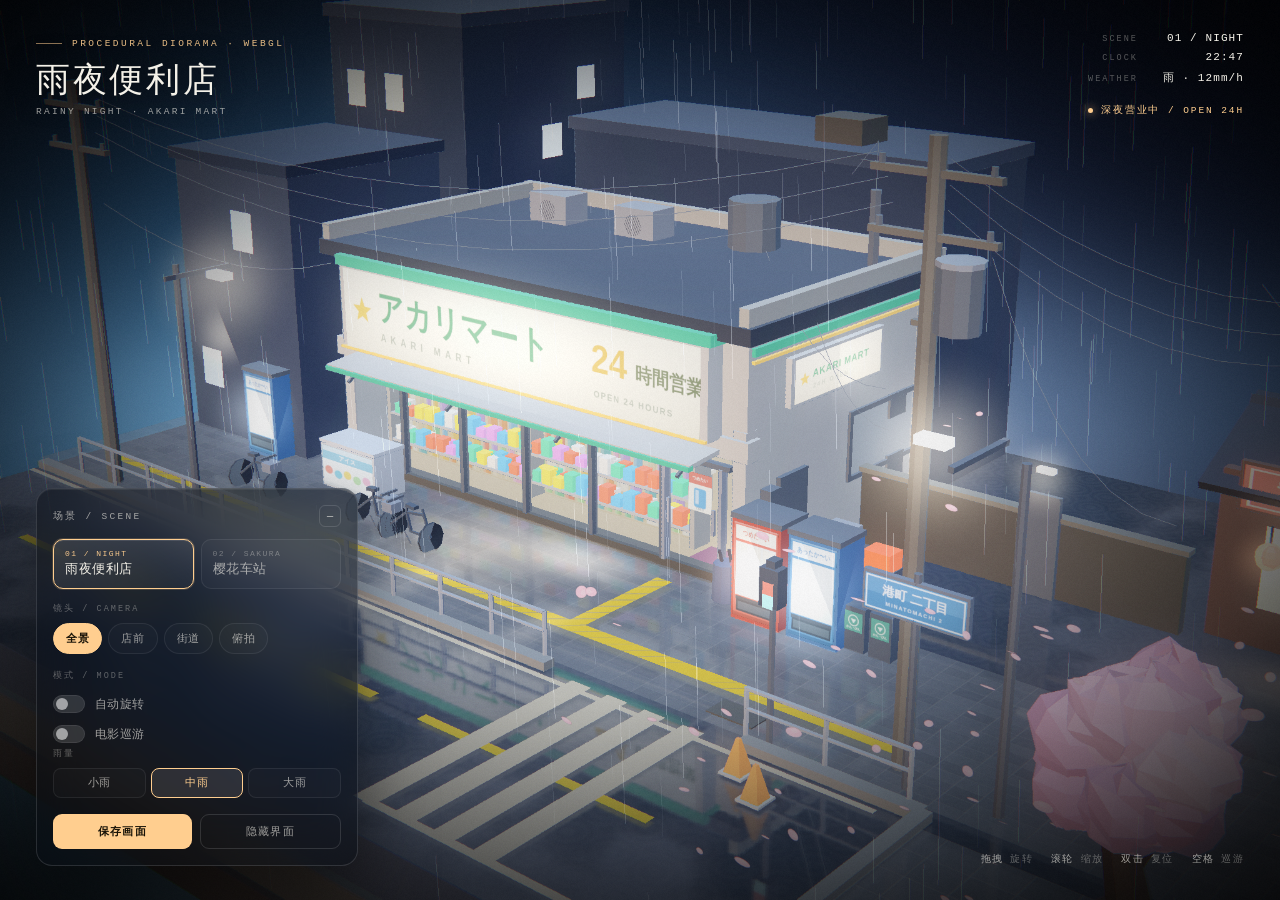
<file: index.html>
<!DOCTYPE html>
<html lang="zh-CN">
<head>
<meta charset="utf-8">
<meta name="viewport" content="width=device-width, initial-scale=1, maximum-scale=1, user-scalable=no">
<meta name="theme-color" content="#05070c">
<title>箱庭 DIORAMA · 雨夜便利店 / 樱花车站</title>
<meta name="description" content="纯代码程序化生成的 WebGL 立体箱庭：雨夜便利店与樱花车站。拖拽旋转、滚轮缩放、电影巡游。">
<link rel="icon" href="data:image/svg+xml,%3Csvg xmlns='http://www.w3.org/2000/svg' viewBox='0 0 64 64'%3E%3Crect width='64' height='64' rx='12' fill='%230a0d14'/%3E%3Crect x='10' y='22' width='44' height='26' fill='%23f2efe6'/%3E%3Crect x='10' y='22' width='44' height='7' fill='%231f7a4c'/%3E%3Crect x='17' y='33' width='12' height='15' fill='%23ffce8f'/%3E%3Cpath d='M40 37l2.2 5 5 .5-3.8 3.4 1.1 5-4.5-2.7-4.5 2.7 1.1-5-3.8-3.4 5-.5z' fill='%23f2a93b'/%3E%3C/svg%3E">
<link rel="stylesheet" href="css/style.css">
</head>
<body class="scene-night">

<canvas id="stage" aria-label="立体箱庭三维场景，可拖拽旋转"></canvas>
<div class="fx fx-vignette" aria-hidden="true"></div>
<div class="fx fx-grain" aria-hidden="true"></div>

<div id="boot" class="boot">
  <div class="boot__mark">箱庭</div>
  <div class="boot__bar"><i></i></div>
  <div class="boot__status">BUILDING DIORAMA</div>
</div>

<header class="top">
  <div class="brand">
    <span class="brand__kicker">PROCEDURAL DIORAMA · WEBGL</span>
    <h1 id="brandTitle">雨夜便利店</h1>
    <p id="brandSub">RAINY NIGHT · AKARI MART</p>
  </div>
  <div class="hud" id="hud">
    <div class="hud__row"><span>SCENE</span><b id="hudScene">01 / NIGHT</b></div>
    <div class="hud__row"><span>CLOCK</span><b id="hudClock">22:47</b></div>
    <div class="hud__row"><span>WEATHER</span><b id="hudWeather">雨 · 12mm/h</b></div>
    <div class="hud__note" id="hudNote">深夜营业中</div>
  </div>
</header>

<aside class="panel" id="panel">
  <div class="panel__head">
    <span class="panel__title">场景 / SCENE</span>
    <button class="iconbtn" id="collapseBtn" title="收起面板" aria-label="收起面板">−</button>
  </div>
  <div class="sceneTabs" id="sceneTabs"></div>
  <div class="panel__body" id="panelBody">
    <div class="panel__label">镜头 / CAMERA</div>
    <div class="views" id="views"></div>

    <div class="panel__label">模式 / MODE</div>
    <div class="toggles">
      <label class="switch">
        <input type="checkbox" id="autoRotate">
        <span class="switch__track"><i></i></span>
        <span class="switch__text">自动旋转</span>
      </label>
      <label class="switch">
        <input type="checkbox" id="tourToggle">
        <span class="switch__track"><i></i></span>
        <span class="switch__text">电影巡游</span>
      </label>
    </div>

    <div id="paramsHost"></div>

    <div class="panel__foot">
      <button class="btn" id="shotBtn">保存画面</button>
      <button class="btn btn--ghost" id="hideBtn">隐藏界面</button>
    </div>
  </div>
</aside>

<button class="restore" id="restoreBtn" hidden>控制台</button>

<footer class="hint" id="hint">
  <span><b>拖拽</b> 旋转</span><span><b>滚轮</b> 缩放</span><span><b>双击</b> 复位</span><span><b>空格</b> 巡游</span>
</footer>

<div class="tourbar" id="tourbar" aria-hidden="true"><i></i></div>
<div class="toast" id="toast" role="status"></div>

<script src="js/core.js"></script>
<script src="js/scene-night.js"></script>
<script src="js/scene-sakura.js"></script>
<script src="js/renderer.js"></script>
<script src="js/ui.js"></script>
</body>
</html>
</file>
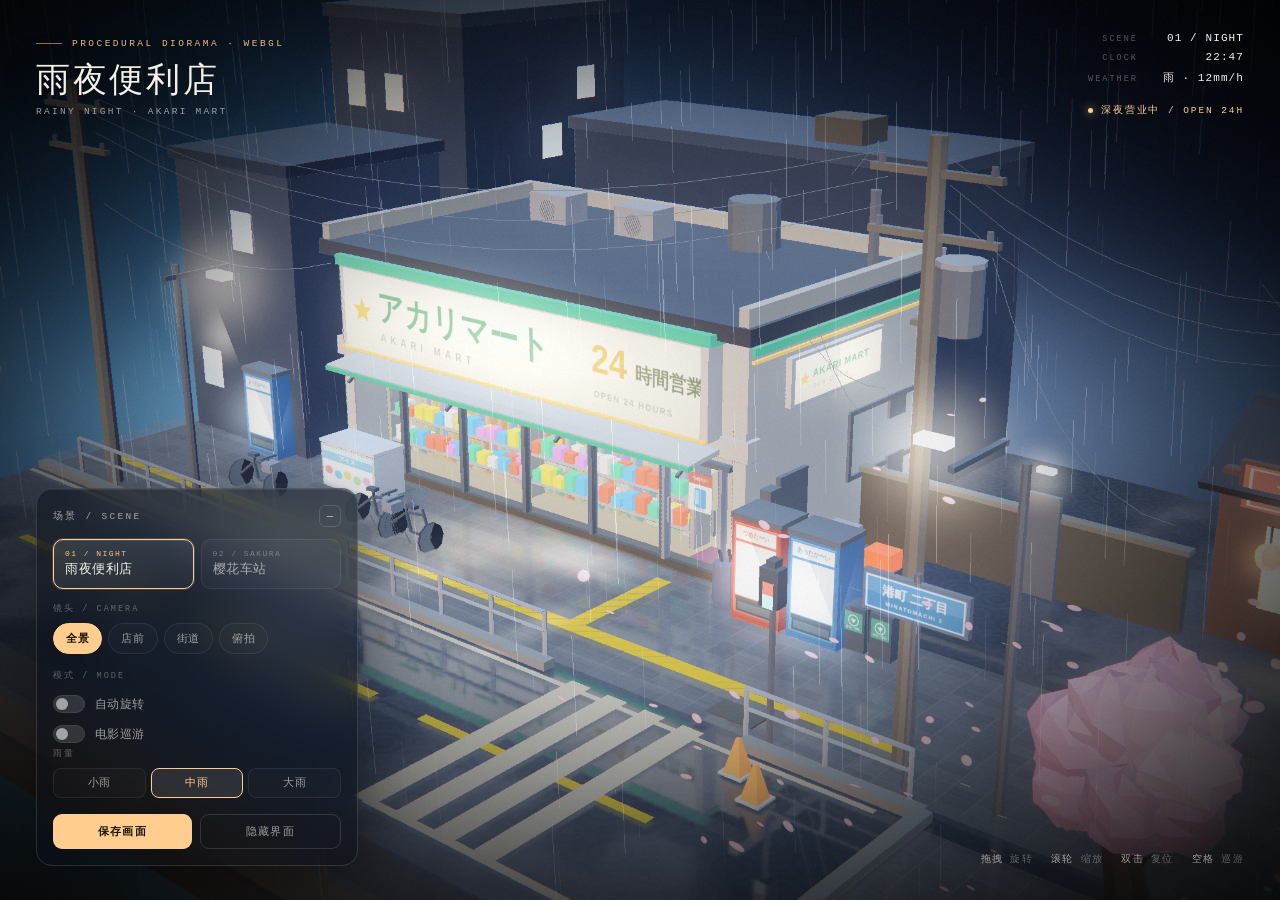
<file: Diorama.html>
<!DOCTYPE html>
<html lang="zh-CN">
<head>
<meta charset="utf-8">
<meta name="viewport" content="width=device-width, initial-scale=1, maximum-scale=1, user-scalable=no">
<meta name="theme-color" content="#05070c">
<title>箱庭 DIORAMA · 雨夜便利店 / 樱花车站</title>
<meta name="description" content="纯代码程序化生成的 WebGL 立体箱庭：雨夜便利店与樱花车站。拖拽旋转、滚轮缩放、电影巡游。">
<link rel="icon" href="data:image/svg+xml,%3Csvg xmlns='http://www.w3.org/2000/svg' viewBox='0 0 64 64'%3E%3Crect width='64' height='64' rx='12' fill='%230a0d14'/%3E%3Crect x='10' y='22' width='44' height='26' fill='%23f2efe6'/%3E%3Crect x='10' y='22' width='44' height='7' fill='%231f7a4c'/%3E%3Crect x='17' y='33' width='12' height='15' fill='%23ffce8f'/%3E%3Cpath d='M40 37l2.2 5 5 .5-3.8 3.4 1.1 5-4.5-2.7-4.5 2.7 1.1-5-3.8-3.4 5-.5z' fill='%23f2a93b'/%3E%3C/svg%3E">
<style>
/* ============================================================
   AKARI MART / 箱庭 DIORAMA — UI shell
   photo-book / diorama studio styling, no external assets
   ============================================================ */
:root {
  --ink: #f4f1e8;
  --ink-2: rgba(244, 241, 232, .62);
  --ink-3: rgba(244, 241, 232, .34);
  --line: rgba(255, 255, 255, .13);
  --line-soft: rgba(255, 255, 255, .07);
  --panel: rgba(9, 12, 18, .52);
  --accent: #ffce8f;
  --accent-deep: #ffb45e;
  --accent-ink: #191307;
  --mono: "Cascadia Mono", "JetBrains Mono", "SFMono-Regular", Consolas, "Liberation Mono", monospace;
  --sans: "Bahnschrift", "DIN Alternate", "Segoe UI", "Yu Gothic UI", "Hiragino Kaku Gothic ProN", "Microsoft YaHei", sans-serif;
  --serif: "Yu Mincho", "Hiragino Mincho ProN", "Songti SC", "Noto Serif JP", "SimSun", serif;
}
body.scene-sakura {
  --accent: #ffb7d2;
  --accent-deep: #ff92bb;
  --accent-ink: #24101a;
}

* { box-sizing: border-box; }

html, body {
  margin: 0;
  height: 100%;
  background: #05070c;
  color: var(--ink);
  overflow: hidden;
  font-family: var(--sans);
  -webkit-font-smoothing: antialiased;
  overscroll-behavior: none;
}

#stage {
  position: fixed;
  inset: 0;
  display: block;
  width: 100%;
  height: 100%;
  touch-action: none;
  cursor: grab;
}
#stage.is-dragging { cursor: grabbing; }

/* ---------------- film grain / vignette overlays ---------------- */
.fx {
  position: fixed;
  inset: 0;
  pointer-events: none;
  z-index: 2;
}
.fx-vignette {
  background: radial-gradient(ellipse at 50% 46%, rgba(0, 0, 0, 0) 42%, rgba(0, 0, 0, .34) 74%, rgba(0, 0, 0, .62) 100%);
  mix-blend-mode: multiply;
}
.fx-grain {
  opacity: .055;
  background-image: url("data:image/svg+xml,%3Csvg xmlns='http://www.w3.org/2000/svg' width='180' height='180'%3E%3Cfilter id='n'%3E%3CfeTurbulence type='fractalNoise' baseFrequency='0.9' numOctaves='2' stitchTiles='stitch'/%3E%3C/filter%3E%3Crect width='180' height='180' filter='url(%23n)'/%3E%3C/svg%3E");
  background-size: 180px 180px;
  mix-blend-mode: overlay;
}

/* ---------------- top bar ---------------- */
.top {
  position: fixed;
  top: 0;
  left: 0;
  right: 0;
  padding: 30px 36px;
  display: flex;
  align-items: flex-start;
  justify-content: space-between;
  z-index: 5;
  pointer-events: none;
  transition: opacity .5s ease;
}
.brand { max-width: 62vw; }
.brand__kicker {
  display: inline-flex;
  align-items: center;
  gap: 10px;
  font-family: var(--mono);
  font-size: 9.5px;
  letter-spacing: .26em;
  color: var(--accent);
  opacity: .9;
}
.brand__kicker::before {
  content: "";
  width: 26px;
  height: 1px;
  background: var(--accent);
  opacity: .6;
}
.brand h1 {
  margin: 12px 0 7px;
  font-family: var(--serif);
  font-weight: 500;
  font-size: 34px;
  line-height: 1.12;
  letter-spacing: .08em;
  text-shadow: 0 2px 30px rgba(0, 0, 0, .55);
}
.brand p {
  margin: 0;
  font-family: var(--mono);
  font-size: 9.5px;
  letter-spacing: .24em;
  color: var(--ink-2);
}

.hud {
  text-align: right;
  font-family: var(--mono);
  padding-top: 2px;
}
.hud__row {
  display: flex;
  justify-content: flex-end;
  align-items: baseline;
  gap: 14px;
  margin-bottom: 7px;
}
.hud__row span {
  font-size: 8.5px;
  letter-spacing: .24em;
  color: var(--ink-3);
}
.hud__row b {
  min-width: 92px;
  text-align: right;
  font-size: 11px;
  font-weight: 500;
  letter-spacing: .1em;
  color: var(--ink);
}
.hud__note {
  margin-top: 12px;
  font-size: 9.5px;
  letter-spacing: .2em;
  color: var(--accent);
  display: inline-flex;
  align-items: center;
  gap: 8px;
}
.hud__note::before {
  content: "";
  width: 5px;
  height: 5px;
  border-radius: 50%;
  background: var(--accent);
  box-shadow: 0 0 10px var(--accent);
}

/* ---------------- control panel ---------------- */
.panel {
  position: fixed;
  left: 36px;
  bottom: 34px;
  width: 322px;
  z-index: 6;
  padding: 16px;
  border-radius: 16px;
  border: 1px solid var(--line);
  background: var(--panel);
  -webkit-backdrop-filter: blur(22px) saturate(150%);
  backdrop-filter: blur(22px) saturate(150%);
  box-shadow: 0 28px 70px rgba(0, 0, 0, .5), inset 0 1px 0 rgba(255, 255, 255, .06);
  transition: transform .45s cubic-bezier(.22, .8, .24, 1), opacity .35s ease;
}
.panel.is-collapsed {
  transform: translateY(calc(100% + 54px));
  opacity: 0;
  pointer-events: none;
}
.panel__head {
  display: flex;
  align-items: center;
  justify-content: space-between;
  margin-bottom: 12px;
}
.panel__title {
  font-family: var(--mono);
  font-size: 9.5px;
  letter-spacing: .24em;
  color: var(--ink-2);
}
.iconbtn {
  width: 22px;
  height: 22px;
  border-radius: 6px;
  border: 1px solid var(--line);
  background: transparent;
  color: var(--ink-2);
  font-size: 13px;
  line-height: 1;
  cursor: pointer;
  display: grid;
  place-items: center;
  transition: .2s;
}
.iconbtn:hover { color: var(--ink); border-color: var(--accent); }

.sceneTabs {
  display: grid;
  grid-template-columns: 1fr 1fr;
  gap: 7px;
  margin-bottom: 14px;
}
.sceneTab {
  appearance: none;
  text-align: left;
  padding: 9px 11px 10px;
  border-radius: 10px;
  border: 1px solid var(--line-soft);
  background: rgba(255, 255, 255, .025);
  color: var(--ink-2);
  cursor: pointer;
  font-family: var(--sans);
  transition: .22s;
  display: flex;
  flex-direction: column;
  gap: 3px;
}
.sceneTab small {
  font-family: var(--mono);
  font-size: 8px;
  letter-spacing: .18em;
  opacity: .55;
}
.sceneTab span { font-size: 12.5px; letter-spacing: .04em; }
.sceneTab:hover { border-color: rgba(255, 255, 255, .28); color: var(--ink); }
.sceneTab.is-active {
  color: var(--ink);
  border-color: var(--accent);
  background: linear-gradient(160deg, rgba(255, 255, 255, .12), rgba(255, 255, 255, .03));
  box-shadow: 0 0 0 1px rgba(255, 206, 143, .18), inset 0 1px 0 rgba(255, 255, 255, .1);
}
.sceneTab.is-active small { color: var(--accent); opacity: .95; }

.panel__label {
  font-family: var(--mono);
  font-size: 8.5px;
  letter-spacing: .24em;
  color: var(--ink-3);
  margin: 16px 0 8px;
}
.panel__label:first-of-type { margin-top: 0; }

.views { display: flex; flex-wrap: wrap; gap: 6px; }
.viewbtn {
  appearance: none;
  padding: 7px 12px;
  border-radius: 999px;
  border: 1px solid var(--line-soft);
  background: rgba(255, 255, 255, .02);
  color: var(--ink-2);
  font-family: var(--sans);
  font-size: 11px;
  letter-spacing: .06em;
  cursor: pointer;
  transition: .2s;
}
.viewbtn:hover { color: var(--ink); border-color: rgba(255, 255, 255, .3); }
.viewbtn.is-active {
  background: var(--accent);
  border-color: var(--accent);
  color: var(--accent-ink);
  font-weight: 600;
}

.toggles { display: flex; flex-direction: column; gap: 2px; }
.switch {
  display: flex;
  align-items: center;
  gap: 10px;
  padding: 5px 0;
  cursor: pointer;
  user-select: none;
}
.switch input { position: absolute; opacity: 0; pointer-events: none; }
.switch__track {
  width: 32px;
  height: 18px;
  border-radius: 999px;
  background: rgba(255, 255, 255, .13);
  border: 1px solid var(--line-soft);
  position: relative;
  transition: .25s;
  flex: none;
}
.switch__track i {
  position: absolute;
  top: 2px;
  left: 2px;
  width: 12px;
  height: 12px;
  border-radius: 50%;
  background: rgba(255, 255, 255, .55);
  transition: .25s cubic-bezier(.22, .8, .24, 1);
}
.switch input:checked + .switch__track {
  background: var(--accent);
  border-color: var(--accent);
  box-shadow: 0 0 14px rgba(255, 206, 143, .35);
}
.switch input:checked + .switch__track i {
  left: 16px;
  background: var(--accent-ink);
}
.switch__text { font-size: 11.5px; letter-spacing: .04em; color: var(--ink-2); }
.switch input:checked ~ .switch__text { color: var(--ink); }

.seg { display: flex; gap: 5px; }
.seg button {
  flex: 1;
  appearance: none;
  padding: 7px 4px;
  border-radius: 8px;
  border: 1px solid var(--line-soft);
  background: rgba(255, 255, 255, .02);
  color: var(--ink-2);
  font-size: 10.5px;
  letter-spacing: .06em;
  cursor: pointer;
  transition: .2s;
}
.seg button:hover { color: var(--ink); border-color: rgba(255, 255, 255, .3); }
.seg button.is-active {
  background: rgba(255, 255, 255, .1);
  border-color: var(--accent);
  color: var(--accent);
}

.panel__foot { display: flex; gap: 8px; margin-top: 16px; }
.btn {
  flex: 1;
  appearance: none;
  padding: 9px 10px;
  border: 0;
  border-radius: 9px;
  background: var(--accent);
  color: var(--accent-ink);
  font-family: var(--sans);
  font-size: 11px;
  font-weight: 600;
  letter-spacing: .1em;
  cursor: pointer;
  transition: .2s;
}
.btn:hover { background: var(--accent-deep); }
.btn--ghost {
  background: transparent;
  border: 1px solid var(--line);
  color: var(--ink-2);
  font-weight: 500;
}
.btn--ghost:hover { background: rgba(255, 255, 255, .06); color: var(--ink); }

.restore {
  position: fixed;
  left: 36px;
  bottom: 34px;
  z-index: 7;
  padding: 10px 18px;
  border-radius: 999px;
  border: 1px solid var(--line);
  background: var(--panel);
  -webkit-backdrop-filter: blur(16px);
  backdrop-filter: blur(16px);
  color: var(--ink-2);
  font-family: var(--mono);
  font-size: 10px;
  letter-spacing: .2em;
  cursor: pointer;
}
.restore:hover { color: var(--ink); border-color: var(--accent); }

/* ---------------- footer hint ---------------- */
.hint {
  position: fixed;
  right: 36px;
  bottom: 34px;
  z-index: 5;
  display: flex;
  gap: 18px;
  font-family: var(--mono);
  font-size: 9.5px;
  letter-spacing: .14em;
  color: var(--ink-3);
  transition: opacity .5s ease;
}
.hint b { color: var(--ink-2); font-weight: 500; }

/* ---------------- tour progress ---------------- */
.tourbar {
  position: fixed;
  left: 0;
  right: 0;
  bottom: 0;
  height: 2px;
  background: rgba(255, 255, 255, .06);
  z-index: 8;
  opacity: 0;
  transition: opacity .4s;
}
.tourbar.is-on { opacity: 1; }
.tourbar i {
  display: block;
  height: 100%;
  width: 0%;
  background: linear-gradient(90deg, transparent, var(--accent));
}

/* ---------------- toast ---------------- */
.toast {
  position: fixed;
  left: 50%;
  bottom: 88px;
  transform: translate(-50%, 10px);
  padding: 9px 18px;
  border-radius: 999px;
  border: 1px solid var(--line);
  background: rgba(8, 10, 16, .82);
  -webkit-backdrop-filter: blur(12px);
  backdrop-filter: blur(12px);
  color: var(--ink);
  font-family: var(--mono);
  font-size: 9.5px;
  letter-spacing: .2em;
  opacity: 0;
  pointer-events: none;
  transition: .3s;
  z-index: 9;
  white-space: nowrap;
}
.toast.is-show { opacity: 1; transform: translate(-50%, 0); }

/* ---------------- boot ---------------- */
.boot {
  position: fixed;
  inset: 0;
  z-index: 40;
  display: grid;
  place-items: center;
  gap: 18px;
  align-content: center;
  background: #05070c;
  transition: opacity .7s ease, visibility .7s;
}
.boot.is-done { opacity: 0; visibility: hidden; pointer-events: none; }
.boot__mark {
  font-family: var(--serif);
  font-size: 40px;
  letter-spacing: .4em;
  color: var(--ink);
  opacity: .9;
  text-indent: .4em;
}
.boot__bar {
  width: 168px;
  height: 1px;
  background: rgba(255, 255, 255, .14);
  overflow: hidden;
}
.boot__bar i {
  display: block;
  height: 100%;
  width: 36%;
  background: var(--accent);
  animation: bootSlide 1.1s ease-in-out infinite;
}
@keyframes bootSlide {
  0% { transform: translateX(-120%); }
  100% { transform: translateX(420%); }
}
.boot__status {
  font-family: var(--mono);
  font-size: 9px;
  letter-spacing: .3em;
  color: var(--ink-3);
}

.fatal {
  position: fixed;
  inset: 0;
  z-index: 60;
  display: grid;
  place-items: center;
  text-align: center;
  background: #05070c;
  color: #ffb3b3;
  font-family: var(--mono);
  font-size: 12px;
  line-height: 2;
  letter-spacing: .08em;
  padding: 30px;
}

/* ---------------- hidden UI ---------------- */
body.ui-hidden .top,
body.ui-hidden .panel,
body.ui-hidden .hint,
body.ui-hidden .tourbar,
body.ui-hidden .restore,
body.ui-hidden .toast {
  opacity: 0 !important;
  pointer-events: none !important;
}
body.ui-hidden #stage { cursor: default; }
body.ui-hidden .panel { transform: translateY(calc(100% + 54px)); }

/* ---------------- film (deterministic capture) ---------------- */
html.film .top,
html.film .panel,
html.film .hint,
html.film .tourbar,
html.film .restore,
html.film .toast,
html.film .boot { display: none !important; }
html.film #stage { cursor: default; }

/* ---------------- responsive ---------------- */
@media (max-width: 860px) {
  .top { padding: 18px 20px; }
  .brand h1 { font-size: 25px; margin-top: 9px; }
  .brand__kicker { font-size: 8px; letter-spacing: .2em; }
  .brand p { font-size: 8px; letter-spacing: .18em; }
  .hud { display: none; }
  .panel {
    left: 12px;
    right: 12px;
    bottom: 12px;
    width: auto;
    max-height: 66vh;
    overflow-y: auto;
    padding: 14px;
    border-radius: 14px;
  }
  .hint { display: none; }
  .restore { left: 14px; bottom: 14px; }
  .panel.is-collapsed { transform: translateY(calc(100% + 30px)); }
}
@media (prefers-reduced-motion: reduce) {
  .boot__bar i { animation: none; width: 60%; }
}

</style>
</head>
<body class="scene-night">

<canvas id="stage" aria-label="立体箱庭三维场景，可拖拽旋转"></canvas>
<div class="fx fx-vignette" aria-hidden="true"></div>
<div class="fx fx-grain" aria-hidden="true"></div>

<div id="boot" class="boot">
  <div class="boot__mark">箱庭</div>
  <div class="boot__bar"><i></i></div>
  <div class="boot__status">BUILDING DIORAMA</div>
</div>

<header class="top">
  <div class="brand">
    <span class="brand__kicker">PROCEDURAL DIORAMA · WEBGL</span>
    <h1 id="brandTitle">雨夜便利店</h1>
    <p id="brandSub">RAINY NIGHT · AKARI MART</p>
  </div>
  <div class="hud" id="hud">
    <div class="hud__row"><span>SCENE</span><b id="hudScene">01 / NIGHT</b></div>
    <div class="hud__row"><span>CLOCK</span><b id="hudClock">22:47</b></div>
    <div class="hud__row"><span>WEATHER</span><b id="hudWeather">雨 · 12mm/h</b></div>
    <div class="hud__note" id="hudNote">深夜营业中</div>
  </div>
</header>

<aside class="panel" id="panel">
  <div class="panel__head">
    <span class="panel__title">场景 / SCENE</span>
    <button class="iconbtn" id="collapseBtn" title="收起面板" aria-label="收起面板">−</button>
  </div>
  <div class="sceneTabs" id="sceneTabs"></div>
  <div class="panel__body" id="panelBody">
    <div class="panel__label">镜头 / CAMERA</div>
    <div class="views" id="views"></div>

    <div class="panel__label">模式 / MODE</div>
    <div class="toggles">
      <label class="switch">
        <input type="checkbox" id="autoRotate">
        <span class="switch__track"><i></i></span>
        <span class="switch__text">自动旋转</span>
      </label>
      <label class="switch">
        <input type="checkbox" id="tourToggle">
        <span class="switch__track"><i></i></span>
        <span class="switch__text">电影巡游</span>
      </label>
    </div>

    <div id="paramsHost"></div>

    <div class="panel__foot">
      <button class="btn" id="shotBtn">保存画面</button>
      <button class="btn btn--ghost" id="hideBtn">隐藏界面</button>
    </div>
  </div>
</aside>

<button class="restore" id="restoreBtn" hidden>控制台</button>

<footer class="hint" id="hint">
  <span><b>拖拽</b> 旋转</span><span><b>滚轮</b> 缩放</span><span><b>双击</b> 复位</span><span><b>空格</b> 巡游</span>
</footer>

<div class="tourbar" id="tourbar" aria-hidden="true"><i></i></div>
<div class="toast" id="toast" role="status"></div>

<script>
/* ============================================================
   AKARI MART / 雨夜 DIORAMA — core toolkit
   Math, procedural geometry, batching, texture atlas, particles.
   Classic script, no dependencies. Attaches window.DIO.
   ============================================================ */
(function (global) {
  'use strict';

  const DIO = global.DIO = global.DIO || {};

  /* ---------------------------------------------------------- *
   * small math helpers
   * ---------------------------------------------------------- */
  const G = DIO.G = {};

  DIO.mat = function (color, opts) { return mat(color, opts); };
  DIO.rgb = function (hex) { return rgb(hex); };

  function vadd(a, b) { return [a[0] + b[0], a[1] + b[1], a[2] + b[2]]; }
  function vsub(a, b) { return [a[0] - b[0], a[1] - b[1], a[2] - b[2]]; }
  function vscale(a, s) { return [a[0] * s, a[1] * s, a[2] * s]; }
  function vmul(a, b) { return [a[0] * b[0], a[1] * b[1], a[2] * b[2]]; }
  function cross(a, b) {
    return [a[1] * b[2] - a[2] * b[1], a[2] * b[0] - a[0] * b[2], a[0] * b[1] - a[1] * b[0]];
  }
  function dot(a, b) { return a[0] * b[0] + a[1] * b[1] + a[2] * b[2]; }
  function vlen(a) { return Math.sqrt(a[0] * a[0] + a[1] * a[1] + a[2] * a[2]); }
  function vnorm(a) { const l = vlen(a) || 1; return [a[0] / l, a[1] / l, a[2] / l]; }
  function clamp(v, a, b) { return Math.max(a, Math.min(b, v)); }
  function lerp(a, b, t) { return a + (b - a) * t; }
  function easeInOut(t) { return t < 0.5 ? 2 * t * t : 1 - Math.pow(-2 * t + 2, 2) / 2; }

  G.vadd = vadd; G.vsub = vsub; G.vmul = vmul; G.cross = cross; G.dot = dot;
  G.vlen = vlen; G.norm = vnorm; G.scale = vscale;
  DIO.clamp = clamp; DIO.lerp = lerp; DIO.easeInOut = easeInOut;

  /* deterministic rng (mulberry32) */
  DIO.rng = function (seed) {
    let a = (seed || 1) >>> 0;
    return function () {
      a = (a + 0x6D2B79F5) >>> 0;
      let t = a;
      t = Math.imul(t ^ (t >>> 15), t | 1);
      t ^= t + Math.imul(t ^ (t >>> 7), t | 61);
      return ((t ^ (t >>> 14)) >>> 0) / 4294967296;
    };
  };

  /* ---------------------------------------------------------- *
   * colour + material
   * ---------------------------------------------------------- */
  const hexCache = {};
  function rgb(hex) {
    if (Array.isArray(hex)) return hex;
    if (hexCache[hex]) return hexCache[hex];
    let h = String(hex).replace('#', '');
    if (h.length === 3) h = h[0] + h[0] + h[1] + h[1] + h[2] + h[2];
    const n = parseInt(h, 16);
    const out = [((n >> 16) & 255) / 255, ((n >> 8) & 255) / 255, (n & 255) / 255];
    hexCache[hex] = out;
    return out;
  }

  /**
   * Material description.
   *  color            base albedo (hex or [r,g,b])
   *  emissive         self-illumination colour
   *  emissiveStrength multiplier for emissive
   *  spec             specular amount 0..1
   *  alpha            opacity
   *  additive         additive blending, no depth write
   *  unlit            ignore lighting (pure colour * tex)
   *  radial           alpha falls off toward the quad border (glow cards)
   *  tex              sample the scene atlas texture
   *  texAlpha         multiply alpha by texture alpha
   */
  function mat(color, opts) {
    opts = opts || {};
    return {
      color: rgb(color || '#ffffff'),
      emissive: rgb(opts.emissive || '#000000'),
      emissiveStrength: opts.emissiveStrength === undefined ? 1 : opts.emissiveStrength,
      spec: opts.spec === undefined ? 0.2 : opts.spec,
      alpha: opts.alpha === undefined ? 1 : opts.alpha,
      additive: !!opts.additive,
      unlit: !!opts.unlit,
      radial: !!opts.radial,
      tex: !!opts.tex,
      texAlpha: !!opts.texAlpha,
      billboard: !!opts.billboard
    };
  }
  G.rgb = rgb;
  G.mat = mat;
  G.hex = rgb;

  /* ---------------------------------------------------------- *
   * mat4 (column-major, WebGL layout)
   * ---------------------------------------------------------- */
  const M4 = {};
  M4.identity = function () {
    return new Float32Array([1, 0, 0, 0, 0, 1, 0, 0, 0, 0, 1, 0, 0, 0, 0, 1]);
  };
  M4.mul = function (a, b) {
    const o = new Float32Array(16);
    for (let c = 0; c < 4; c++) {
      const b0 = b[c * 4], b1 = b[c * 4 + 1], b2 = b[c * 4 + 2], b3 = b[c * 4 + 3];
      for (let r = 0; r < 4; r++) {
        o[c * 4 + r] = a[r] * b0 + a[4 + r] * b1 + a[8 + r] * b2 + a[12 + r] * b3;
      }
    }
    return o;
  };
  M4.compose = function (t, r, s) {
    t = t || [0, 0, 0]; r = r || [0, 0, 0]; s = s || [1, 1, 1];
    const cx = Math.cos(r[0]), sx = Math.sin(r[0]);
    const cy = Math.cos(r[1]), sy = Math.sin(r[1]);
    const cz = Math.cos(r[2]), sz = Math.sin(r[2]);
    const m = new Float32Array(16);
    const r00 = cz * cy, r01 = cz * sy * sx - sz * cx, r02 = cz * sy * cx + sz * sx;
    const r10 = sz * cy, r11 = sz * sy * sx + cz * cx, r12 = sz * sy * cx - cz * sx;
    const r20 = -sy, r21 = cy * sx, r22 = cy * cx;
    m[0] = r00 * s[0]; m[1] = r10 * s[0]; m[2] = r20 * s[0]; m[3] = 0;
    m[4] = r01 * s[1]; m[5] = r11 * s[1]; m[6] = r21 * s[1]; m[7] = 0;
    m[8] = r02 * s[2]; m[9] = r12 * s[2]; m[10] = r22 * s[2]; m[11] = 0;
    m[12] = t[0]; m[13] = t[1]; m[14] = t[2]; m[15] = 1;
    return m;
  };
  M4.perspective = function (fovy, aspect, near, far) {
    const f = 1 / Math.tan(fovy / 2), nf = 1 / (near - far);
    const m = new Float32Array(16);
    m[0] = f / aspect; m[5] = f;
    m[10] = (far + near) * nf; m[11] = -1;
    m[14] = 2 * far * near * nf;
    return m;
  };
  M4.lookAt = function (eye, center, up) {
    let z = vnorm(vsub(eye, center));
    let x = cross(up, z);
    if (vlen(x) < 1e-6) x = [1, 0, 0];
    x = vnorm(x);
    const y = cross(z, x);
    const m = new Float32Array(16);
    m[0] = x[0]; m[1] = y[0]; m[2] = z[0]; m[3] = 0;
    m[4] = x[1]; m[5] = y[1]; m[6] = z[1]; m[7] = 0;
    m[8] = x[2]; m[9] = y[2]; m[10] = z[2]; m[11] = 0;
    m[12] = -dot(x, eye); m[13] = -dot(y, eye); m[14] = -dot(z, eye); m[15] = 1;
    return m;
  };
  M4.normalMat3 = function (m) {
    const a00 = m[0], a01 = m[4], a02 = m[8];
    const a10 = m[1], a11 = m[5], a12 = m[9];
    const a20 = m[2], a21 = m[6], a22 = m[10];
    const b01 = a22 * a11 - a12 * a21;
    const b11 = -a22 * a10 + a12 * a20;
    const b21 = a21 * a10 - a11 * a20;
    let det = a00 * b01 + a01 * b11 + a02 * b21;
    if (!det) det = 1;
    const id = 1 / det;
    const i00 = b01 * id;
    const i01 = (-a22 * a01 + a02 * a21) * id;
    const i02 = (a12 * a01 - a02 * a11) * id;
    const i10 = b11 * id;
    const i11 = (a22 * a00 - a02 * a20) * id;
    const i12 = (-a12 * a00 + a02 * a10) * id;
    const i20 = b21 * id;
    const i21 = (-a21 * a00 + a01 * a20) * id;
    const i22 = (a11 * a00 - a01 * a10) * id;
    return new Float32Array([i00, i01, i02, i10, i11, i12, i20, i21, i22]);
  };
  M4.transformPoint = function (m, p) {
    const x = p[0], y = p[1], z = p[2];
    const w = m[3] * x + m[7] * y + m[11] * z + m[15] || 1;
    return [
      (m[0] * x + m[4] * y + m[8] * z + m[12]) / w,
      (m[1] * x + m[5] * y + m[9] * z + m[13]) / w,
      (m[2] * x + m[6] * y + m[10] * z + m[14]) / w
    ];
  };
  G.M4 = M4;

  /* ---------------------------------------------------------- *
   * geometry builder
   * ---------------------------------------------------------- */
  function num(v) { return Math.round(v * 1e5) / 1e5; }

  class Builder {
    constructor() { this.reset(); }
    reset() { this.p = []; this.n = []; this.uv = []; this.idx = []; this.vertexCount = 0; return this; }
    _vert(p, n, uv) {
      this.p.push(num(p[0]), num(p[1]), num(p[2]));
      this.n.push(n[0], n[1], n[2]);
      this.uv.push(uv ? uv[0] : 0, uv ? uv[1] : 0);
      return this.vertexCount++;
    }
    _tri(a, b, c, na, nb, nc, ua, ub, uc) {
      const ia = this._vert(a, na, ua), ib = this._vert(b, nb, ub), ic = this._vert(c, nc, uc);
      this.idx.push(ia, ib, ic);
    }
    /* flat triangle, auto-oriented away from `center` */
    tri(a, b, c, center, n, uvs) {
      let A = a, B = b, C = c;
      let nn = n || vnorm(cross(vsub(b, a), vsub(c, a)));
      if (!nn[0] && !nn[1] && !nn[2]) nn = [0, 1, 0];
      if (center) {
        const fc = vscale(vadd(vadd(a, b), c), 1 / 3);
        if (dot(nn, vsub(fc, center)) < 0) { const t = B; B = C; C = t; nn = vscale(nn, -1); }
      }
      this._tri(A, B, C, nn, nn, nn, uvs && uvs[0], uvs && uvs[1], uvs && uvs[2]);
    }
    triSmooth(a, b, c, na, nb, nc, center, uvs) {
      let A = a, B = b, C = c, NA = na, NB = nb, NC = nc;
      if (center) {
        const fc = vscale(vadd(vadd(a, b), c), 1 / 3);
        if (dot(vnorm(cross(vsub(b, a), vsub(c, a))), vsub(fc, center)) < 0) {
          B = c; C = b; NB = nc; NC = nb;
        }
      }
      this._tri(A, B, C, NA, NB, NC, uvs && uvs[0], uvs && uvs[1], uvs && uvs[2]);
    }
    quad(a, b, c, d, center) {
      let nn = vnorm(cross(vsub(b, a), vsub(c, a)));
      if (!nn[0] && !nn[1] && !nn[2]) nn = [0, 1, 0];
      let A = a, B = b, C = c, D = d;
      if (center) {
        const fc = vscale(vadd(vadd(a, b), vadd(c, d)), 1 / 4);
        if (dot(nn, vsub(fc, center)) < 0) { B = d; C = c; D = b; nn = vscale(nn, -1); }
      }
      const ia = this._vert(A, nn), ib = this._vert(B, nn), ic = this._vert(C, nn), id = this._vert(D, nn);
      this.idx.push(ia, ib, ic, ia, ic, id);
    }
    /* quad with explicit normal + uvs (0..1, bottom-left first, ccw) */
    quadN(a, b, c, d, n, uvs) {
      let A = a, B = b, C = c, D = d;
      let U = uvs || [[0, 0], [1, 0], [1, 1], [0, 1]];
      if (dot(vnorm(cross(vsub(b, a), vsub(c, a))), n) < 0) {
        B = d; C = c; D = b; U = [U[0], U[3], U[2], U[1]];
      }
      const ia = this._vert(A, n, U[0]), ib = this._vert(B, n, U[1]);
      const ic = this._vert(C, n, U[2]), id = this._vert(D, n, U[3]);
      this.idx.push(ia, ib, ic, ia, ic, id);
    }
    box(w, h, d, cx, cy, cz) {
      cx = cx || 0; cy = cy || 0; cz = cz || 0;
      const x0 = cx - w / 2, x1 = cx + w / 2;
      const y0 = cy - h / 2, y1 = cy + h / 2;
      const z0 = cz - d / 2, z1 = cz + d / 2;
      const c = [cx, cy, cz];
      const p = [
        [x0, y0, z1], [x1, y0, z1], [x1, y1, z1], [x0, y1, z1],
        [x0, y0, z0], [x1, y0, z0], [x1, y1, z0], [x0, y1, z0]
      ];
      this.quad(p[0], p[1], p[2], p[3], c);
      this.quad(p[5], p[4], p[7], p[6], c);
      this.quad(p[1], p[5], p[6], p[2], c);
      this.quad(p[4], p[0], p[3], p[7], c);
      this.quad(p[3], p[2], p[6], p[7], c);
      this.quad(p[4], p[5], p[1], p[0], c);
    }
    taper(bw, bd, tw, td, h, cx, cy, cz) {
      cx = cx || 0; cy = cy || 0; cz = cz || 0;
      const y0 = cy - h / 2, y1 = cy + h / 2;
      const bx = bw / 2, bz = bd / 2, tx = tw / 2, tz = td / 2;
      const p = [
        [cx - bx, y0, cz + bz], [cx + bx, y0, cz + bz], [cx + tx, y1, cz + tz], [cx - tx, y1, cz + tz],
        [cx - bx, y0, cz - bz], [cx + bx, y0, cz - bz], [cx + tx, y1, cz - tz], [cx - tx, y1, cz - tz]
      ];
      const c = [cx, cy, cz];
      this.quad(p[0], p[1], p[2], p[3], c);
      this.quad(p[5], p[4], p[7], p[6], c);
      this.quad(p[1], p[5], p[6], p[2], c);
      this.quad(p[4], p[0], p[3], p[7], c);
      this.quad(p[3], p[2], p[6], p[7], c);
      this.quad(p[4], p[5], p[1], p[0], c);
    }
    cyl(r0, r1, h, seg, cx, cy, cz) {
      cx = cx || 0; cy = cy || 0; cz = cz || 0;
      seg = seg || 12;
      const y0 = cy - h / 2, y1 = cy + h / 2, c = [cx, cy, cz];
      const ring0 = [], ring1 = [];
      for (let i = 0; i < seg; i++) {
        const a = (i / seg) * Math.PI * 2;
        const ca = Math.cos(a), sa = Math.sin(a);
        ring0.push([cx + ca * r0, y0, cz + sa * r0]);
        ring1.push([cx + ca * r1, y1, cz + sa * r1]);
      }
      for (let i = 0; i < seg; i++) {
        const j = (i + 1) % seg;
        this.quad(ring0[i], ring0[j], ring1[j], ring1[i], c);
      }
      if (r0 > 0) for (let i = 0; i < seg; i++) {
        const j = (i + 1) % seg;
        this.tri([cx, y0, cz], ring0[j], ring0[i], c);
      }
      if (r1 > 0) for (let i = 0; i < seg; i++) {
        const j = (i + 1) % seg;
        this.tri([cx, y1, cz], ring1[i], ring1[j], c);
      }
    }
    /* horizontal cylinder / tube along X or Z */
    tube(r, len, seg, axis, cx, cy, cz) {
      cx = cx || 0; cy = cy || 0; cz = cz || 0;
      seg = seg || 10;
      const h = len / 2;
      const c = [cx, cy, cz];
      const rings = [];
      for (let k = 0; k < 2; k++) {
        const off = k === 0 ? -h : h;
        const ring = [];
        for (let i = 0; i < seg; i++) {
          const a = (i / seg) * Math.PI * 2;
          let py = Math.cos(a) * r, pz = Math.sin(a) * r, px = off;
          if (axis === 'x') { const t = py; py = px; px = t; }
          else if (axis === 'z') { const t = py; py = pz; pz = t; }
          ring.push([cx + px, cy + py, cz + pz]);
        }
        rings.push(ring);
      }
      for (let i = 0; i < seg; i++) {
        const j = (i + 1) % seg;
        this.quad(rings[0][i], rings[0][j], rings[1][j], rings[1][i], c);
      }
      for (let k = 0; k < 2; k++) {
        const ring = rings[k];
        const center = k === 0 ? [cx - (axis === 'x' ? h : 0), cy - (axis === 'y' ? h : 0), cz - (axis === 'z' ? h : 0)] : [cx + (axis === 'x' ? h : 0), cy + (axis === 'y' ? h : 0), cz + (axis === 'z' ? h : 0)];
        for (let i = 0; i < seg; i++) {
          const j = (i + 1) % seg;
          this.tri(center, ring[i], ring[j], c);
        }
      }
    }
    sphere(r, su, sv, cx, cy, cz, smooth) {
      cx = cx || 0; cy = cy || 0; cz = cz || 0;
      su = su || 14; sv = sv || 10;
      const rings = [];
      for (let v = 0; v <= sv; v++) {
        const phi = (v / sv) * Math.PI;
        const row = [];
        for (let u = 0; u <= su; u++) {
          const th = (u / su) * Math.PI * 2;
          const x = Math.sin(phi) * Math.cos(th);
          const y = Math.cos(phi);
          const z = Math.sin(phi) * Math.sin(th);
          row.push({ p: [cx + x * r, cy + y * r, cz + z * r], n: [x, y, z] });
        }
        rings.push(row);
      }
      const c = [cx, cy, cz];
      for (let v = 0; v < sv; v++) {
        for (let u = 0; u < su; u++) {
          const a = rings[v][u], b = rings[v][u + 1], d = rings[v + 1][u], e = rings[v + 1][u + 1];
          if (smooth) {
            this.triSmooth(a.p, b.p, d.p, a.n, b.n, d.n, c);
            this.triSmooth(b.p, e.p, d.p, b.n, e.n, d.n, c);
          } else {
            this.tri(a.p, b.p, d.p, c);
            this.tri(b.p, e.p, d.p, c);
          }
        }
      }
    }
    /* low-poly blob: jittered sphere, good for blossom clusters */
    blob(r, su, sv, cx, cy, cz, jitter, seed, flatTop) {
      cx = cx || 0; cy = cy || 0; cz = cz || 0;
      const rnd = DIO.rng(seed || 1);
      const rings = [];
      for (let v = 0; v <= sv; v++) {
        const phi = (v / sv) * Math.PI;
        const row = [];
        for (let u = 0; u <= su; u++) {
          const th = (u / su) * Math.PI * 2;
          const k = 1 + (rnd() - 0.5) * (jitter || 0.35);
          const x = Math.sin(phi) * Math.cos(th) * k;
          let y = Math.cos(phi) * k;
          const z = Math.sin(phi) * Math.sin(th) * k;
          if (flatTop && y > 0) y = Math.pow(y, 2.2);
          row.push({ p: [cx + x * r, cy + y * r * (flatTop ? 0.72 : 1), cz + z * r], n: vnorm([x, y, z]) });
        }
        rings.push(row);
      }
      const c = [cx, cy, cz];
      for (let v = 0; v < sv; v++) {
        for (let u = 0; u < su; u++) {
          const a = rings[v][u], b = rings[v][u + 1], d = rings[v + 1][u], e = rings[v + 1][u + 1];
          this.tri(a.p, b.p, d.p, c);
          this.tri(b.p, e.p, d.p, c);
        }
      }
    }
    hull(points, faces, center) {
      if (!center) {
        center = [0, 0, 0];
        for (const p of points) { center[0] += p[0]; center[1] += p[1]; center[2] += p[2]; }
        center = vscale(center, 1 / points.length);
      }
      for (const f of faces) {
        if (f.length === 3) this.tri(points[f[0]], points[f[1]], points[f[2]], center);
        else if (f.length === 4) this.quad(points[f[0]], points[f[1]], points[f[2]], points[f[3]], center);
        else for (let k = 1; k < f.length - 1; k++) this.tri(points[f[0]], points[f[k]], points[f[k + 1]], center);
      }
    }
    /* horizontal ring on the XZ plane */
    ringY(ri, ro, seg, cx, cy, cz) {
      cx = cx || 0; cy = cy || 0; cz = cz || 0; seg = seg || 40;
      const n = [0, 1, 0];
      for (let i = 0; i < seg; i++) {
        const a0 = (i / seg) * Math.PI * 2, a1 = ((i + 1) / seg) * Math.PI * 2;
        const o0 = [cx + Math.cos(a0) * ro, cy, cz + Math.sin(a0) * ro];
        const o1 = [cx + Math.cos(a1) * ro, cy, cz + Math.sin(a1) * ro];
        const i0 = [cx + Math.cos(a0) * ri, cy, cz + Math.sin(a0) * ri];
        const i1 = [cx + Math.cos(a1) * ri, cy, cz + Math.sin(a1) * ri];
        this.quadN(o0, o1, i1, i0, n);
      }
    }
    /* vertical disc in a plane; axis 'z' (faces +z) or 'x' (faces +x) */
    disc(r, seg, cx, cy, cz, axis) {
      cx = cx || 0; cy = cy || 0; cz = cz || 0; seg = seg || 16;
      axis = axis || 'z';
      const n = axis === 'z' ? [0, 0, 1] : [1, 0, 0];
      const c = [cx, cy, cz];
      for (let i = 0; i < seg; i++) {
        const a0 = (i / seg) * Math.PI * 2, a1 = ((i + 1) / seg) * Math.PI * 2;
        const p0 = axis === 'z' ? [cx + Math.cos(a0) * r, cy + Math.sin(a0) * r, cz] : [cx, cy + Math.sin(a0) * r, cz + Math.cos(a0) * r];
        const p1 = axis === 'z' ? [cx + Math.cos(a1) * r, cy + Math.sin(a1) * r, cz] : [cx, cy + Math.sin(a1) * r, cz + Math.cos(a1) * r];
        this._tri(c, p0, p1, n, n, n);
      }
    }
    /* axis aligned vertical quad, normal +z */
    plane(w, h, cx, cy, cz, n) {
      cx = cx || 0; cy = cy || 0; cz = cz || 0;
      n = n || [0, 0, 1];
      const x0 = cx - w / 2, x1 = cx + w / 2, y0 = cy - h / 2, y1 = cy + h / 2;
      this.quadN([x0, y0, cz], [x1, y0, cz], [x1, y1, cz], [x0, y1, cz], n);
    }
    line(segments) {
      const n = [0, 0, 0];
      for (const seg of segments) {
        const a = this._vert(seg[0], n), b = this._vert(seg[1], n);
        this.idx.push(a, b);
      }
    }
    lineLoop(points) {
      const segs = [];
      for (let i = 0; i < points.length; i++) segs.push([points[i], points[(i + 1) % points.length]]);
      this.line(segs);
    }
    /* append another builder's geometry, transformed by mat4, uv remapped */
    append(other, m, uvRect, keepNormals) {
      const base = this.vertexCount;
      const nm = m ? M4.normalMat3(m) : null;
      const P = other.p, N = other.n, U = other.uv;
      for (let i = 0, n = P.length / 3; i < n; i++) {
        let px = P[i * 3], py = P[i * 3 + 1], pz = P[i * 3 + 2];
        let nx = N[i * 3], ny = N[i * 3 + 1], nz = N[i * 3 + 2];
        if (m) {
          const wx = m[0] * px + m[4] * py + m[8] * pz + m[12];
          const wy = m[1] * px + m[5] * py + m[9] * pz + m[13];
          const wz = m[2] * px + m[6] * py + m[10] * pz + m[14];
          px = wx; py = wy; pz = wz;
          const tx = nm[0] * nx + nm[3] * ny + nm[6] * nz;
          const ty = nm[1] * nx + nm[4] * ny + nm[7] * nz;
          const tz = nm[2] * nx + nm[5] * ny + nm[8] * nz;
          const l = Math.hypot(tx, ty, tz) || 1;
          nx = tx / l; ny = ty / l; nz = tz / l;
        }
        if (keepNormals) { nx = N[i * 3]; ny = N[i * 3 + 1]; nz = N[i * 3 + 2]; }
        this.p.push(px, py, pz);
        this.n.push(nx, ny, nz);
        let u = U[i * 2], v = U[i * 2 + 1];
        if (uvRect) {
          u = uvRect[0] + u * (uvRect[2] - uvRect[0]);
          v = uvRect[1] + v * (uvRect[3] - uvRect[1]);
        }
        this.uv.push(u, v);
      }
      for (let i = 0; i < other.idx.length; i++) this.idx.push(base + other.idx[i]);
      this.vertexCount += other.vertexCount;
      return this;
    }
    build() {
      const uint = (DIO.useUint32 && this.vertexCount > 65000);
      return {
        positions: new Float32Array(this.p),
        normals: new Float32Array(this.n),
        uvs: new Float32Array(this.uv),
        indices: uint ? new Uint32Array(this.idx) : new Uint16Array(this.idx),
        count: this.idx.length,
        indexType: uint ? 'uint32' : 'uint16',
        mode: 'triangles'
      };
    }
    buildLines() {
      return {
        positions: new Float32Array(this.p),
        normals: new Float32Array(this.n),
        uvs: new Float32Array(this.uv),
        indices: new Uint16Array(this.idx),
        count: this.idx.length,
        indexType: 'uint16',
        mode: 'lines'
      };
    }
  }
  G.Builder = Builder;
  G.mesh = function (geometry, material) { return { geometry: geometry, material: material }; };

  /* ---------------------------------------------------------- *
   * scene node
   * ---------------------------------------------------------- */
  class Node {
    constructor(name) {
      this.name = name || 'node';
      this.position = [0, 0, 0];
      this.rotation = [0, 0, 0];
      this.scale = [1, 1, 1];
      this.children = [];
      this.meshes = [];
      this.world = M4.identity();
      this.visible = true;
      this.excludeReflect = false;
      this.order = 0;
    }
    add(child) { this.children.push(child); return child; }
    attach(mesh) { this.meshes.push(mesh); return mesh; }
    update(parentWorld) {
      const local = M4.compose(this.position, this.rotation, this.scale);
      this.world = parentWorld ? M4.mul(parentWorld, local) : local;
      for (const m of this.meshes) m.world = this.world;
      for (const c of this.children) c.update(this.world);
    }
    traverse(fn) {
      fn(this);
      for (const c of this.children) c.traverse(fn);
    }
  }
  G.Node = Node;
  DIO.node = function (name, pos, rot, scale) {
    const n = new Node(name);
    if (pos) n.position = pos;
    if (rot) n.rotation = rot;
    if (scale) n.scale = scale;
    return n;
  };

  /* ---------------------------------------------------------- *
   * Batch: merge many primitives per material into single meshes
   * ---------------------------------------------------------- */
  class Batch {
    constructor() {
      this.groups = new Map();
      this.lineGroups = new Map();
      this._tb = new Builder();
    }
    group(m, lines) {
      const map = lines ? this.lineGroups : this.groups;
      let b = map.get(m);
      if (!b) { b = new Builder(); map.set(m, b); }
      return b;
    }
    _add(m, fn, t, r, s, uvRect, lines) {
      const tb = this._tb.reset();
      fn(tb);
      if (m.billboard && !lines) {
        // encode this quad's world centre into the normals so the billboard
        // vertex shader can keep every merged card at its own position
        const c = t || [0, 0, 0];
        for (let i = 0; i < tb.vertexCount; i++) {
          tb.n[i * 3] = c[0];
          tb.n[i * 3 + 1] = c[1];
          tb.n[i * 3 + 2] = c[2];
        }
      }
      this.group(m, lines).append(tb, M4.compose(t, r, s), uvRect, !!m.billboard);
      return this;
    }
    box(m, dims, pos, rot, uv) {
      return this._add(m, b => b.box(dims[0], dims[1], dims[2]), pos, rot, null, uv);
    }
    taper(m, bw, bd, tw, td, h, pos, rot) {
      return this._add(m, b => b.taper(bw, bd, tw, td, h), pos, rot);
    }
    cyl(m, r0, r1, h, seg, pos, rot) {
      return this._add(m, b => b.cyl(r0, r1, h, seg), pos, rot);
    }
    tube(m, r, len, seg, axis, pos, rot) {
      return this._add(m, b => b.tube(r, len, seg, axis), pos, rot);
    }
    sphere(m, r, su, sv, pos, rot, smooth) {
      return this._add(m, b => b.sphere(r, su, sv, 0, 0, 0, smooth), pos, rot);
    }
    blob(m, r, su, sv, jitter, seed, pos, rot, flatTop) {
      return this._add(m, b => b.blob(r, su, sv, 0, 0, 0, jitter, seed, flatTop), pos, rot);
    }
    hull(m, pts, faces, pos, rot) {
      return this._add(m, b => b.hull(pts, faces), pos, rot);
    }
    disc(m, r, seg, pos, rot, axis) {
      return this._add(m, b => b.disc(r, seg, 0, 0, 0, axis), pos, rot);
    }
    /* textured / plain quad in the XY plane (normal +z), uv from atlas rect */
    plane(m, w, h, pos, rot, uvRect, normal) {
      return this._add(m, b => b.plane(w, h, 0, 0, 0, normal || [0, 0, 1]), pos, rot, null, uvRect);
    }
    /* quad from 4 world-space corners + optional uv rect */
    quad(m, p0, p1, p2, p3, uvRect) {
      return this._add(m, b => b.quadN(p0, p1, p2, p3, vnorm(cross(vsub(p1, p0), vsub(p2, p0)))), null, null, null, uvRect);
    }
    /* quad that faces the camera-independent given normal */
    quadN(m, p0, p1, p2, p3, n, uvRect) {
      return this._add(m, b => b.quadN(p0, p1, p2, p3, n), null, null, null, uvRect);
    }
    ringY(m, ri, ro, seg, pos) {
      return this._add(m, b => b.ringY(ri, ro, seg, 0, 0, 0), pos);
    }
    raw(m, geo, pos, rot, scale, uvRect) {
      const tb = this._tb.reset();
      tb.p = Array.prototype.slice.call(geo.positions);
      tb.n = geo.normals ? Array.prototype.slice.call(geo.normals) : [];
      tb.uv = geo.uvs ? Array.prototype.slice.call(geo.uvs) : [];
      tb.idx = Array.prototype.slice.call(geo.indices);
      tb.vertexCount = tb.p.length / 3;
      if (!tb.n.length) tb.n = new Array(tb.vertexCount * 3).fill(0);
      if (!tb.uv.length) tb.uv = new Array(tb.vertexCount * 2).fill(0);
      this.group(m).append(tb, M4.compose(pos, rot, scale), uvRect);
      return this;
    }
    lines(m, segments, pos, rot) {
      return this._add(m, b => b.line(segments), pos, rot, null, null, true);
    }
    finish(node) {
      for (const [m, b] of this.groups) node.attach(G.mesh(b.build(), m));
      for (const [m, b] of this.lineGroups) node.attach(G.mesh(b.buildLines(), m));
      this.groups.clear();
      this.lineGroups.clear();
      return node;
    }
  }
  DIO.Batch = Batch;

  /* ---------------------------------------------------------- *
   * texture atlas (canvas 2D -> WebGL texture)
   * ---------------------------------------------------------- */
  class Atlas {
    constructor(w, h) {
      this.width = w || 2048;
      this.height = h || 1024;
      this.regions = new Map();
      this._x = 4;
      this._y = 4;
      this._rowH = 0;
      this.canvas = null;
    }
    define(name, w, h, draw) {
      if (this.regions.has(name)) throw new Error('atlas region exists: ' + name);
      const pad = 4;
      if (this._x + w + pad > this.width) {
        this._x = pad;
        this._y += this._rowH + pad;
        this._rowH = 0;
      }
      if (this._y + h + pad > this.height) {
        throw new Error('atlas overflow at region ' + name);
      }
      const r = { name: name, x: this._x, y: this._y, w: w, h: h, draw: draw };
      this.regions.set(name, r);
      this._x += w + pad;
      this._rowH = Math.max(this._rowH, h);
      return r;
    }
    uv(name) {
      const r = this.regions.get(name);
      if (!r) throw new Error('atlas missing region: ' + name);
      const W = this.width, H = this.height;
      return [
        r.x / W,
        1 - (r.y + r.h) / H,
        (r.x + r.w) / W,
        1 - r.y / H
      ];
    }
    /* uv of a sub-rect inside a region (normalised 0..1 within region) */
    uvSub(name, x, y, w, h) {
      const r = this.regions.get(name);
      if (!r) throw new Error('atlas missing region: ' + name);
      const W = this.width, H = this.height;
      return [
        (r.x + x * r.w) / W,
        1 - (r.y + (y + h) * r.h) / H,
        (r.x + (x + w) * r.w) / W,
        1 - (r.y + y * r.h) / H
      ];
    }
    build() {
      if (this.canvas) return this.canvas;
      const c = document.createElement('canvas');
      c.width = this.width;
      c.height = this.height;
      const ctx = c.getContext('2d');
      ctx.clearRect(0, 0, this.width, this.height);
      for (const r of this.regions.values()) {
        ctx.save();
        ctx.translate(r.x, r.y);
        ctx.beginPath();
        ctx.rect(0, 0, r.w, r.h);
        ctx.clip();
        try { r.draw(ctx, r.w, r.h); } catch (e) { console.error('atlas draw failed: ' + r.name, e); }
        ctx.restore();
      }
      this.canvas = c;
      return c;
    }
  }
  DIO.Atlas = Atlas;
  DIO.atlas = function (w, h) { return new Atlas(w, h); };

  /* ---------------------------------------------------------- *
   * 2D drawing helpers used by atlas painters
   * ---------------------------------------------------------- */
  const JP_FONT = '"Yu Gothic UI","Yu Gothic","Hiragino Kaku Gothic ProN","Meiryo","Noto Sans JP","Microsoft YaHei",sans-serif';
  const EN_FONT = '"Bahnschrift","DIN Alternate","Segoe UI","Helvetica Neue",Arial,sans-serif';

  DIO.fonts = { jp: JP_FONT, en: EN_FONT };

  DIO.text = function (ctx, str, o) {
    o = o || {};
    ctx.save();
    const size = o.size || 48;
    const weight = o.weight || 500;
    const font = o.font || JP_FONT;
    ctx.font = weight + ' ' + size + 'px ' + font;
    ctx.fillStyle = o.color || '#151515';
    ctx.textAlign = o.align || 'left';
    ctx.textBaseline = o.baseline || 'middle';
    if (o.letterSpacing && 'letterSpacing' in ctx) ctx.letterSpacing = o.letterSpacing + 'px';
    if (o.glow) {
      ctx.shadowColor = o.glow;
      ctx.shadowBlur = o.glowBlur || size * 0.6;
    }
    ctx.fillText(str, o.x || 0, o.y || 0);
    ctx.restore();
  };

  DIO.roundRect = function (ctx, x, y, w, h, r, fill, stroke, lw) {
    ctx.save();
    ctx.beginPath();
    if (ctx.roundRect) ctx.roundRect(x, y, w, h, r);
    else {
      const rr = Math.min(r, w / 2, h / 2);
      ctx.moveTo(x + rr, y);
      ctx.arcTo(x + w, y, x + w, y + h, rr);
      ctx.arcTo(x + w, y + h, x, y + h, rr);
      ctx.arcTo(x, y + h, x, y, rr);
      ctx.arcTo(x, y, x + w, y, rr);
      ctx.closePath();
    }
    if (fill) { ctx.fillStyle = fill; ctx.fill(); }
    if (stroke) { ctx.strokeStyle = stroke; ctx.lineWidth = lw || 2; ctx.stroke(); }
    ctx.restore();
  };

  DIO.star = function (ctx, cx, cy, outer, inner, points, fill) {
    ctx.save();
    ctx.beginPath();
    const n = points || 5;
    for (let i = 0; i < n * 2; i++) {
      const r = i % 2 === 0 ? outer : inner;
      const a = (i / (n * 2)) * Math.PI * 2 - Math.PI / 2;
      const x = cx + Math.cos(a) * r, y = cy + Math.sin(a) * r;
      if (i === 0) ctx.moveTo(x, y); else ctx.lineTo(x, y);
    }
    ctx.closePath();
    ctx.fillStyle = fill || '#ffffff';
    ctx.fill();
    ctx.restore();
  };

  /* subtle paper / wall texture inside a region */
  DIO.noiseFill = function (ctx, w, h, base, amount, seed) {
    ctx.fillStyle = base;
    ctx.fillRect(0, 0, w, h);
    const rnd = DIO.rng(seed || 3);
    const n = Math.floor(w * h / 90);
    ctx.save();
    for (let i = 0; i < n; i++) {
      const a = (rnd() - 0.5) * amount;
      ctx.fillStyle = a > 0 ? 'rgba(255,255,255,' + a + ')' : 'rgba(0,0,0,' + (-a) + ')';
      ctx.fillRect(rnd() * w, rnd() * h, 1 + rnd() * 2, 1 + rnd() * 2);
    }
    ctx.restore();
  };

  /* ---------------------------------------------------------- *
   * scene registry
   * ---------------------------------------------------------- */
  DIO.scenes = [];
  DIO.sceneMap = {};
  DIO.registerScene = function (def) {
    if (!def || !def.id) throw new Error('scene needs id');
    DIO.scenes.push(def);
    DIO.sceneMap[def.id] = def;
    return def;
  };

  /* ---------------------------------------------------------- *
   * particles — analytic in time (deterministic, scrubbable)
   * ---------------------------------------------------------- */
  class Rain {
    constructor(o) {
      o = o || {};
      this.count = o.count || 1400;
      this.area = o.area || [38, 26];
      this.height = o.height || 18;
      this.len = o.len || [0.55, 1.5];
      this.speed = o.speed || [17, 27];
      this.wind = o.wind || [1.4, 0.4];
      this.color = o.color || '#b9d2f2';
      this.alpha = o.alpha === undefined ? 0.26 : o.alpha;
      const rnd = DIO.rng(o.seed || 11);
      this.drops = [];
      for (let i = 0; i < this.count; i++) {
        this.drops.push({
          x: (rnd() - 0.5) * this.area[0],
          z: (rnd() - 0.5) * this.area[1],
          y0: rnd() * this.height,
          sp: lerp(this.speed[0], this.speed[1], rnd()),
          ln: lerp(this.len[0], this.len[1], rnd())
        });
      }
      const pos = new Float32Array(this.count * 2 * 3);
      const nrm = new Float32Array(this.count * 2 * 3);
      const uvs = new Float32Array(this.count * 2 * 2);
      const idx = new Uint16Array(this.count * 2);
      for (let i = 0; i < this.count; i++) { idx[i * 2] = i * 2; idx[i * 2 + 1] = i * 2 + 1; }
      this.geometry = {
        positions: pos, normals: nrm, uvs: uvs, indices: idx,
        count: idx.length, indexType: 'uint16', mode: 'lines', dynamic: true
      };
      this.material = mat(this.color, { additive: true, unlit: true, alpha: this.alpha });
      this.mesh = G.mesh(this.geometry, this.material);
      this.node = new Node('rain');
      this.node.excludeReflect = true;
      this.node.attach(this.mesh);
      this.intensity = 1;
      this.update(0);
    }
    update(t) {
      const pos = this.geometry.positions;
      const H = this.height;
      const wx = this.wind[0], wz = this.wind[1];
      for (let i = 0; i < this.count; i++) {
        const d = this.drops[i];
        const travel = (d.y0 + d.sp * t) % (H + 2);
        const y = H - travel;
        const drift = travel / d.sp;
        const x = d.x + wx * drift * 0.55;
        const z = d.z + wz * drift * 0.55;
        const vx = wx, vy = -d.sp, vz = wz;
        const vl = Math.hypot(vx, vy, vz) || 1;
        const k = d.ln / vl;
        pos[i * 6] = x; pos[i * 6 + 1] = y; pos[i * 6 + 2] = z;
        pos[i * 6 + 3] = x - vx * k; pos[i * 6 + 4] = y - vy * k; pos[i * 6 + 5] = z - vz * k;
      }
      this.geometry.dirty = true;
    }
  }
  DIO.Rain = Rain;

  class Flakes {
    constructor(o) {
      o = o || {};
      this.count = o.count || 320;
      this.area = o.area || [26, 20];
      this.height = o.height || 12;
      this.size = o.size || [0.09, 0.2];
      this.speed = o.speed || [0.7, 1.6];
      this.sway = o.sway || [0.5, 1.6];
      this.swayFreq = o.swayFreq || [0.4, 1.1];
      this.spin = o.spin || [-2.4, 2.4];
      this.tint = o.color || '#ffc6dd';
      this.alpha = o.alpha === undefined ? 0.95 : o.alpha;
      this.uvRect = o.uv || null;
      this.material = mat(this.tint, {
        alpha: this.alpha,
        unlit: o.unlit !== false,
        additive: !!o.additive,
        tex: !!this.uvRect,
        texAlpha: !!this.uvRect,
        spec: 0
      });
      const rnd = DIO.rng(o.seed || 23);
      this.items = [];
      for (let i = 0; i < this.count; i++) {
        this.items.push({
          x: (rnd() - 0.5) * this.area[0],
          z: (rnd() - 0.5) * this.area[1],
          y0: rnd() * this.height,
          sp: lerp(this.speed[0], this.speed[1], rnd()),
          sz: lerp(this.size[0], this.size[1], rnd()),
          amp: lerp(this.sway[0], this.sway[1], rnd()),
          frq: lerp(this.swayFreq[0], this.swayFreq[1], rnd()),
          ph: rnd() * 6.283,
          spin: lerp(this.spin[0], this.spin[1], rnd()),
          spin2: rnd() * 6.283
        });
      }
      const pos = new Float32Array(this.count * 4 * 3);
      const nrm = new Float32Array(this.count * 4 * 3);
      const uvs = new Float32Array(this.count * 4 * 2);
      const idx = new Uint16Array(this.count * 6);
      const U = this.uvRect || [0, 0, 1, 1];
      for (let i = 0; i < this.count; i++) {
        const u0 = U[0], v0 = U[1], u1 = U[2], v1 = U[3];
        uvs[i * 8] = u0; uvs[i * 8 + 1] = v0;
        uvs[i * 8 + 2] = u1; uvs[i * 8 + 3] = v0;
        uvs[i * 8 + 4] = u1; uvs[i * 8 + 5] = v1;
        uvs[i * 8 + 6] = u0; uvs[i * 8 + 7] = v1;
        idx[i * 6] = i * 4; idx[i * 6 + 1] = i * 4 + 1; idx[i * 6 + 2] = i * 4 + 2;
        idx[i * 6 + 3] = i * 4; idx[i * 6 + 4] = i * 4 + 2; idx[i * 6 + 5] = i * 4 + 3;
      }
      this.geometry = {
        positions: pos, normals: nrm, uvs: uvs, indices: idx,
        count: idx.length, indexType: 'uint16', mode: 'triangles', dynamic: true
      };
      this.mesh = G.mesh(this.geometry, this.material);
      this.node = new Node('flakes');
      this.node.excludeReflect = true;
      this.node.attach(this.mesh);
      this.update(0);
    }
    update(t) {
      const pos = this.geometry.positions;
      const H = this.height;
      for (let i = 0; i < this.count; i++) {
        const f = this.items[i];
        const p = (f.y0 + f.sp * t) % H;
        const y = H - p;
        const sway = Math.sin(t * f.frq + f.ph) * f.amp;
        const x = f.x + sway;
        const z = f.z + Math.cos(t * f.frq * 0.73 + f.ph) * f.amp * 0.7;
        const a = t * f.spin + f.spin2;
        const ca = Math.cos(a), sa = Math.sin(a);
        const b = t * f.spin * 0.63 + f.ph;
        const cb = Math.cos(b) * 0.75, sb = Math.sin(b) * 0.75;
        const s = f.sz;
        // local quad corners: (u,v) in [-1,1] * s, tilted by two rotations
        const corners = [
          [-1, -1], [1, -1], [1, 1], [-1, 1]
        ];
        for (let k = 0; k < 4; k++) {
          let lx = corners[k][0] * s, ly = corners[k][1] * s;
          // rotate in local xy
          let rx = lx * ca - ly * sa;
          let ry = lx * sa + ly * ca;
          // tilt around x axis using cb/sb
          const wy = ry * cb;
          const wz = ry * sb + cb * 0;
          const o = i * 12 + k * 3;
          pos[o] = x + rx;
          pos[o + 1] = y + wy;
          pos[o + 2] = z + wz * 0.4;
        }
      }
      this.geometry.dirty = true;
    }
  }
  DIO.Flakes = Flakes;

  /* soft additive glow card (camera independent, faces +z or given rotation) */
  DIO.glow = function (batch, color, size, pos, rot, alpha, radial) {
    const m = DIO.glow.material(color, alpha, radial);
    batch.plane(m, size[0], size[1], pos, rot);
    return m;
  };
  const glowCache = {};
  DIO.glow.material = function (color, alpha, radial) {
    const key = color + '|' + alpha + '|' + (radial === false ? 0 : 1);
    if (!glowCache[key]) {
      glowCache[key] = mat(color, {
        additive: true, unlit: true, radial: radial === false ? false : true,
        alpha: alpha === undefined ? 0.5 : alpha, spec: 0
      });
    }
    return glowCache[key];
  };

  /* soft contact-shadow card: dark, radial alpha, normal (non-additive) blend */
  const shadowCache = {};
  DIO.shadow = {};
  DIO.shadow.material = function (alpha) {
    const key = 'a' + (alpha === undefined ? 0.5 : alpha);
    if (!shadowCache[key]) {
      shadowCache[key] = mat('#05070b', {
        unlit: true, radial: true, alpha: alpha === undefined ? 0.5 : alpha, spec: 0
      });
    }
    return shadowCache[key];
  };
})(typeof window !== 'undefined' ? window : globalThis);

</script>
<script>
/* ============================================================
   AKARI MART — 雨夜便利店 / rainy-night diorama
   scene id: 'night'
   Classic script, no dependencies. Registers itself on window.DIO.
   ============================================================ */
(function (global) {
  'use strict';
  const DIO = global.DIO;
  const G = DIO.G;
  const PI = Math.PI;

  /* ---------------------------------------------------------- *
   * texture atlas — all painted signs / machine fronts
   * ---------------------------------------------------------- */
  const atlas = DIO.atlas(2048, 1024);

  /* main lightbox: 960x180 maps 1:1 onto 9.6m x 1.8m */
  atlas.define('sign_main', 960, 180, function (ctx, w, h) {
    const g = ctx.createLinearGradient(0, 0, 0, h);
    g.addColorStop(0, '#f0e8d6');
    g.addColorStop(0.55, '#e8dfca');
    g.addColorStop(1, '#d8cdb4');
    ctx.fillStyle = g;
    ctx.fillRect(0, 0, w, h);
    const rg = ctx.createRadialGradient(w * 0.42, h * 0.52, 20, w * 0.42, h * 0.52, w * 0.62);
    rg.addColorStop(0, 'rgba(255,252,240,0.45)');
    rg.addColorStop(1, 'rgba(255,252,240,0)');
    ctx.fillStyle = rg;
    ctx.fillRect(0, 0, w, h);

    DIO.star(ctx, 56, 88, 30, 13, 5, '#dd9426');
    DIO.text(ctx, 'アカリマート', { x: 104, y: 76, size: 80, weight: 900, color: '#125a34' });
    DIO.text(ctx, 'AKARI MART', { x: 110, y: 140, size: 24, weight: 700, color: '#5d6b60', letterSpacing: 13, font: DIO.fonts.en });
    DIO.text(ctx, '24', { x: 700, y: 74, size: 80, weight: 900, color: '#c0741c', font: DIO.fonts.en });
    DIO.text(ctx, '時間営業', { x: 808, y: 82, size: 40, weight: 800, color: '#22301f' });
    DIO.text(ctx, 'OPEN 24 HOURS', { x: 706, y: 142, size: 19, weight: 700, color: '#5d6b60', letterSpacing: 3, font: DIO.fonts.en });
  });

  /* small side lightbox */
  atlas.define('sign_side', 320, 120, function (ctx, w, h) {
    const g = ctx.createLinearGradient(0, 0, 0, h);
    g.addColorStop(0, '#f7f4e9');
    g.addColorStop(1, '#ddd6c4');
    ctx.fillStyle = g;
    ctx.fillRect(0, 0, w, h);
    DIO.star(ctx, 34, 60, 19, 8, 5, '#f0a53a');
    DIO.text(ctx, 'AKARI MART', { x: 62, y: 54, size: 30, weight: 800, color: '#1b7449', letterSpacing: 2, font: DIO.fonts.en });
    DIO.text(ctx, '24H OPEN', { x: 64, y: 88, size: 19, weight: 600, color: '#8d998f', letterSpacing: 5, font: DIO.fonts.en });
  });

  /* blue street name plate */
  atlas.define('street_sign', 360, 128, function (ctx, w, h) {
    ctx.fillStyle = '#1d3f78';
    ctx.fillRect(0, 0, w, h);
    ctx.fillStyle = '#2a5292';
    ctx.fillRect(0, 0, w, h * 0.5);
    ctx.strokeStyle = '#e6ecf6';
    ctx.lineWidth = 5;
    ctx.strokeRect(7, 7, w - 14, h - 14);
    DIO.text(ctx, '港町 二丁目', { x: w / 2, y: 52, size: 44, weight: 700, color: '#f2f6ff', align: 'center' });
    DIO.text(ctx, 'MINATOMACHI 2', { x: w / 2, y: 97, size: 19, weight: 600, color: '#bcd0ea', align: 'center', letterSpacing: 4, font: DIO.fonts.en });
  });

  /* recycling bin label */
  atlas.define('bin_label', 112, 112, function (ctx, w, h) {
    ctx.fillStyle = '#2f6b5a';
    ctx.fillRect(0, 0, w, h);
    ctx.strokeStyle = '#d7ece2';
    ctx.lineWidth = 5;
    ctx.beginPath();
    ctx.arc(w / 2, h * 0.44, 30, 0, PI * 2);
    ctx.stroke();
    ctx.fillStyle = '#d7ece2';
    ctx.beginPath();
    ctx.moveTo(w / 2 - 16, h * 0.44 - 8);
    ctx.lineTo(w / 2 + 16, h * 0.44 - 8);
    ctx.lineTo(w / 2, h * 0.44 + 16);
    ctx.closePath();
    ctx.fill();
    DIO.text(ctx, 'かん・びん', { x: w / 2, y: h * 0.82, size: 17, weight: 700, color: '#e8f4ee', align: 'center' });
  });

  /* falling petal */
  atlas.define('petal', 64, 64, function (ctx, w, h) {
    ctx.clearRect(0, 0, w, h);
    ctx.fillStyle = '#ffc4d9';
    ctx.beginPath();
    ctx.ellipse(w / 2, h / 2, w * 0.33, h * 0.46, 0.5, 0, PI * 2);
    ctx.fill();
    ctx.fillStyle = '#ffe0ec';
    ctx.beginPath();
    ctx.ellipse(w / 2 - 5, h / 2 - 6, w * 0.15, h * 0.2, 0.5, 0, PI * 2);
    ctx.fill();
  });

  /* small storefront poster */
  atlas.define('poster', 140, 190, function (ctx, w, h) {
    ctx.fillStyle = '#f2ecdc';
    ctx.fillRect(0, 0, w, h);
    ctx.fillStyle = '#c8463c';
    ctx.fillRect(0, 0, w, 56);
    DIO.text(ctx, 'つめたい', { x: w / 2, y: 28, size: 22, weight: 800, color: '#fff6e8', align: 'center' });
    DIO.roundRect(ctx, 34, 74, 72, 96, 12, '#3f7fd0');
    ctx.fillStyle = '#9fc6f0';
    ctx.fillRect(42, 84, 20, 70);
    DIO.text(ctx, 'COLD', { x: w / 2, y: 178, size: 16, weight: 700, color: '#5a6a72', align: 'center', font: DIO.fonts.en });
  });

  /* ramen shop sign */
  atlas.define('ramen_sign', 360, 160, function (ctx, w, h) {
    const g = ctx.createLinearGradient(0, 0, 0, h);
    g.addColorStop(0, '#c8322a');
    g.addColorStop(1, '#8e1d18');
    ctx.fillStyle = g;
    ctx.fillRect(0, 0, w, h);
    ctx.fillStyle = '#e8d9b6';
    ctx.fillRect(10, 10, w - 20, h - 20);
    ctx.fillStyle = '#a8231f';
    ctx.fillRect(16, 16, w - 32, h - 32);
    DIO.text(ctx, 'ラーメン', { x: w / 2, y: 68, size: 62, weight: 800, color: '#f6ead0', align: 'center' });
    DIO.text(ctx, '港町 中華そば', { x: w / 2, y: 122, size: 23, weight: 600, color: '#e8b07a', align: 'center' });
  });

  /* pavement tile decal (semi transparent, blended over wet ground) */
  atlas.define('pavement', 384, 384, function (ctx, w, h) {
    const rnd = DIO.rng(31);
    ctx.fillStyle = '#3c4456';
    ctx.fillRect(0, 0, w, h);
    const n = 8, s = w / n;
    for (let r = 0; r < n; r++) {
      for (let c = 0; c < n; c++) {
        const k = 0.9 + rnd() * 0.26;
        ctx.fillStyle = 'rgb(' + Math.round(62 * k) + ',' + Math.round(72 * k) + ',' + Math.round(90 * k) + ')';
        ctx.fillRect(c * s + 1.5, r * s + 1.5, s - 3, s - 3);
      }
    }
    ctx.strokeStyle = 'rgba(168,184,210,0.3)';
    ctx.lineWidth = 2;
    for (let i = 0; i <= n; i++) {
      ctx.beginPath(); ctx.moveTo(i * s, 0); ctx.lineTo(i * s, h); ctx.stroke();
      ctx.beginPath(); ctx.moveTo(0, i * s); ctx.lineTo(w, i * s); ctx.stroke();
    }
    for (let i = 0; i < 220; i++) {
      ctx.fillStyle = 'rgba(206,220,244,' + (0.03 + rnd() * 0.05) + ')';
      ctx.fillRect(rnd() * w, rnd() * h, 1 + rnd() * 2, 1 + rnd() * 2);
    }
  });

  /* warm interior: shelving with colourful products */
  atlas.define('shelfback', 720, 360, function (ctx, w, h) {
    const g = ctx.createLinearGradient(0, 0, 0, h);
    g.addColorStop(0, '#e2cfa4');
    g.addColorStop(0.5, '#d6c092');
    g.addColorStop(1, '#c2ac7c');
    ctx.fillStyle = g;
    ctx.fillRect(0, 0, w, h);
    const rnd = DIO.rng(17);
    const cols = ['#d9553f', '#e8a33c', '#4a8fd0', '#4fa86a', '#d97fb2', '#8f6bd0', '#e8e2d2', '#c9b48a', '#3f8f9a', '#e0703a', '#7fbf6a'];
    const rows = 4, rowH = h / rows;
    for (let r = 0; r < rows; r++) {
      const y0 = r * rowH;
      let x = 4;
      while (x < w - 8) {
        const bw = 12 + rnd() * 15;
        const bh = rowH * 0.5 + rnd() * rowH * 0.34;
        ctx.fillStyle = cols[Math.floor(rnd() * cols.length)];
        ctx.fillRect(x, y0 + rowH - 13 - bh, bw, bh);
        ctx.fillStyle = 'rgba(255,255,255,0.22)';
        ctx.fillRect(x, y0 + rowH - 13 - bh, Math.max(2, bw * 0.32), bh);
        ctx.fillStyle = 'rgba(30,20,10,0.16)';
        ctx.fillRect(x + bw - 2, y0 + rowH - 13 - bh, 2, bh);
        x += bw + 3 + rnd() * 5;
      }
      ctx.fillStyle = '#bda67e';
      ctx.fillRect(0, y0 + rowH - 13, w, 13);
      ctx.fillStyle = 'rgba(255,255,255,0.18)';
      ctx.fillRect(0, y0 + rowH - 13, w, 3);
      ctx.fillStyle = 'rgba(40,26,12,0.2)';
      ctx.fillRect(0, y0 + rowH - 2, w, 2);
    }
    const lg = ctx.createLinearGradient(0, 0, 0, h * 0.35);
    lg.addColorStop(0, 'rgba(255,246,220,0.7)');
    lg.addColorStop(1, 'rgba(255,246,220,0)');
    ctx.fillStyle = lg;
    ctx.fillRect(0, 0, w, h * 0.35);
    ctx.fillStyle = 'rgba(90,74,50,0.25)';
    for (let i = 0; i < 4; i++) ctx.fillRect(i * (w / 4) + (w / 4) - 4, 0, 5, h);
  });

  /* vending machine fronts */
  function paintVending(ctx, w, h, body, panel, accent, label, tint) {
    ctx.fillStyle = body;
    ctx.fillRect(0, 0, w, h);
    ctx.fillStyle = 'rgba(255,255,255,0.16)';
    ctx.fillRect(0, 0, w, 6);
    ctx.fillStyle = 'rgba(0,0,0,0.22)';
    ctx.fillRect(w - 8, 0, 8, h);
    ctx.fillStyle = panel;
    ctx.fillRect(10, 10, w - 20, 52);
    DIO.text(ctx, label, { x: w / 2, y: 37, size: 26, weight: 800, color: accent, align: 'center' });
    ctx.fillStyle = '#eef3f7';
    ctx.fillRect(10, 72, w - 20, 206);
    const cols = ['#e04a3c', '#3f7fd0', '#4aa860', '#e8b23c', '#e0609a', '#f2f4f6', '#7a4ad0', '#3aa8a0'];
    const rnd = DIO.rng(11);
    for (let r = 0; r < 4; r++) {
      for (let c = 0; c < 3; c++) {
        const x = 20 + c * 66, y = 82 + r * 50;
        ctx.fillStyle = tint;
        ctx.fillRect(x - 3, y - 3, 54, 46);
        ctx.fillStyle = cols[(r * 3 + c + Math.floor(rnd() * 2)) % cols.length];
        DIO.roundRect(ctx, x, y, 48, 38, 6);
        ctx.fillStyle = 'rgba(255,255,255,0.3)';
        ctx.fillRect(x + 5, y + 4, 12, 30);
      }
    }
    ctx.fillStyle = '#20242c';
    ctx.fillRect(12, 282, w - 24, 14);
    ctx.fillStyle = '#191d24';
    ctx.fillRect(16, h - 66, w - 32, 46);
    ctx.fillStyle = '#2c3540';
    ctx.fillRect(24, h - 58, w - 48, 30);
    ctx.fillStyle = 'rgba(0,0,0,0.35)';
    ctx.fillRect(0, h - 14, w, 14);
  }
  atlas.define('vend_a', 224, 360, function (ctx, w, h) {
    paintVending(ctx, w, h, '#cf3a31', '#f6f2e8', '#c0392f', 'つめた〜い', '#f4efe2');
  });
  atlas.define('vend_b', 224, 360, function (ctx, w, h) {
    paintVending(ctx, w, h, '#2f5da8', '#f2f5f9', '#2f5da8', 'あったか〜い', '#e8eef6');
  });

  /* chest freezer front */
  atlas.define('freezer', 256, 192, function (ctx, w, h) {
    ctx.fillStyle = '#eef2f5';
    ctx.fillRect(0, 0, w, h);
    ctx.fillStyle = '#bcd6e8';
    ctx.fillRect(0, 0, w, 26);
    ctx.fillStyle = '#5a9bc8';
    ctx.fillRect(0, 26, w, 40);
    DIO.text(ctx, 'アイス', { x: w / 2, y: 46, size: 28, weight: 800, color: '#ffffff', align: 'center' });
    const cols = ['#e05a4a', '#4a9fd0', '#f0b73c', '#7fbf6a', '#e07fa8'];
    for (let i = 0; i < 5; i++) {
      ctx.fillStyle = cols[i];
      ctx.beginPath();
      ctx.arc(30 + i * 48, 116 + (i % 2) * 10, 20, 0, PI * 2);
      ctx.fill();
    }
    ctx.fillStyle = 'rgba(60,80,100,0.25)';
    ctx.fillRect(0, h - 16, w, 16);
  });

  /* ---------------------------------------------------------- *
   * geometry helpers (batch is assigned inside build)
   * ---------------------------------------------------------- */
  let B;
  function bx(m, w, h, d, x, y, z, ry) {
    B.box(m, [w, h, d], [x, y + h / 2, z], ry ? [0, ry, 0] : null);
  }
  function bxC(m, w, h, d, x, y, z, rot) {
    B.box(m, [w, h, d], [x, y, z], rot || null);
  }
  function cylB(m, r0, r1, h, seg, x, y, z) {
    B.cyl(m, r0, r1, h, seg, [x, y + h / 2, z]);
  }
  function quadUp(m, w, d, x, y, z, uvRect) {
    B.quadN(m, [x - w / 2, y, z + d / 2], [x + w / 2, y, z + d / 2], [x + w / 2, y, z - d / 2], [x - w / 2, y, z - d / 2], [0, 1, 0], uvRect);
  }
  function glowUp(m, w, d, x, y, z) {
    B.plane(m, w, d, [x, y, z], [-PI / 2, 0, 0]);
  }
  function wireSegments(a, b, sag, n) {
    const segs = [];
    let prev = null;
    for (let i = 0; i <= n; i++) {
      const t = i / n;
      const p = [
        a[0] + (b[0] - a[0]) * t,
        a[1] + (b[1] - a[1]) * t - sag * 4 * t * (1 - t),
        a[2] + (b[2] - a[2]) * t
      ];
      if (prev) segs.push([prev, p]);
      prev = p;
    }
    return segs;
  }

  /* ---------------------------------------------------------- *
   * scene registration
   * ---------------------------------------------------------- */
  DIO.registerScene({
    id: 'night',
    title: '雨夜便利店',
    subtitle: 'RAINY NIGHT · AKARI MART',
    atlas: atlas,

    env: {
      sky: {
        top: '#070c1c', mid: '#0e1a34', bot: '#24384f',
        glowAPos: [0.56, 0.1], glowACol: '#4a3220', glowASize: 0.52,
        glowBPos: [0.22, 0.34], glowBCol: '#16394e', glowBSize: 0.6,
        haze: 0.58, hazeColor: '#2b4058', stars: 0.0, clouds: 0.18,
        cloudColor: '#080e18', exposure: 1.06
      },
      key: { dir: [0.32, 0.88, 0.36], color: '#6c8ec2' },
      fill: { dir: [0.2, 0.22, 0.95], color: '#96683f' },
      ambient: '#28344c',
      rim: { color: '#7d97c4', strength: 0.26 },
      fog: { near: 70, far: 190, color: '#0b1220' },
      ground: {
        size: [28, 20], center: [0, 0], y: 0.02,
        color: '#262d40', puddle: '#0a0f1a', tint: '#c4d2e8',
        wet: 0.92, reflect: 0.42
      },
      reflection: 0.78,
      bloom: 0.8,
      bloomThreshold: 0.74,
      vignette: 0.9,
      grain: 0.028,
      exposure: 1.1
    },

      views: [
      { label: '全景', az: 0.7, el: 0.34, radius: 31, target: [0, 2.5, 0.6] },
      { label: '店前', az: 0.4, el: 0.14, radius: 14, target: [-2.4, 2.1, 0.6] },
      { label: '街道', az: 0.05, el: 0.115, radius: 24, target: [-3.2, 2.3, 1.0] },
      { label: '俯拍', az: 0.62, el: 1.08, radius: 46, target: [2.4, 0.8, 2.4] }
    ],

    params: [
      {
        id: 'rain', label: '雨量', type: 'seg', value: 1,
        options: [{ label: '小雨', value: 0.4 }, { label: '中雨', value: 1 }, { label: '大雨', value: 1.6 }]
      }
    ],

    build: function (api) {
      const root = DIO.node('root');
      B = new DIO.Batch();
      const R = DIO.rng(2024);

      /* ---------------- materials ---------------- */
      const M = {
        baseA: G.mat('#232834', { spec: 0.1 }),
        baseB: G.mat('#3b352c', { spec: 0.06 }),
        baseC: G.mat('#2a211b', { spec: 0.05 }),

        wall: G.mat('#d3cdbd', { spec: 0.18 }),
        wallShade: G.mat('#aea896', { spec: 0.12 }),
        fascia: G.mat('#d5cfbe', { spec: 0.2 }),
        green: G.mat('#1f7a4c', { emissive: '#2fae70', emissiveStrength: 0.35 }),
        orange: G.mat('#e8902e', { emissive: '#e8902e', emissiveStrength: 0.55 }),

        dark: G.mat('#1e222a'),
        dark2: G.mat('#2a303a'),
        concrete: G.mat('#565247', { spec: 0.1 }),
        concreteDark: G.mat('#34322d'),
        metal: G.mat('#7e8592', { spec: 0.55 }),
        metalDark: G.mat('#41474f', { spec: 0.3 }),
        roof: G.mat('#20242c', { spec: 0.14 }),
        rust: G.mat('#4a3a30', { spec: 0.2 }),

        glass: G.mat('#a8cbe0', { alpha: 0.16, spec: 0.95 }),
        glassDark: G.mat('#7fa0b8', { alpha: 0.3, spec: 0.8 }),

        signBox: G.mat('#d9d4c6', { spec: 0.2 }),
        sign: G.mat('#ffffff', { unlit: true, tex: true, emissive: '#241d12', emissiveStrength: 0.8 }),
        signSide: G.mat('#ffffff', { unlit: true, tex: true, emissive: '#241d12', emissiveStrength: 0.8 }),

        warmFloor: G.mat('#a8916f', { unlit: true }),
        interiorWall: G.mat('#cdbb98', { unlit: true }),
        ceiling: G.mat('#c3b498', { unlit: true }),
        lightStrip: G.mat('#fff8e2', { unlit: true, emissive: '#ffe4ae', emissiveStrength: 0.8 }),
        shelfFace: G.mat('#d8cfc0', { unlit: true, tex: true }),
        counter: G.mat('#c9c2b2', { spec: 0.2 }),
        counterTop: G.mat('#ffefc8', { emissive: '#ffe6b0', emissiveStrength: 0.4 }),

        prodA: G.mat('#c82818', { spec: 0.3, emissive: '#e03018', emissiveStrength: 0.9 }),
        prodB: G.mat('#d89a10', { spec: 0.3, emissive: '#f0b020', emissiveStrength: 0.85 }),
        prodC: G.mat('#1a5fa8', { spec: 0.3, emissive: '#2a78d0', emissiveStrength: 0.9 }),
        prodD: G.mat('#1e8a48', { spec: 0.3, emissive: '#28a858', emissiveStrength: 0.85 }),
        prodE: G.mat('#d8d0bc', { spec: 0.3, emissive: '#e8e2d0', emissiveStrength: 0.5 }),
        prodF: G.mat('#9a3a9a', { spec: 0.3, emissive: '#c050c0', emissiveStrength: 0.85 }),

        vendA: G.mat('#ffffff', { unlit: true, tex: true, emissive: '#1a160e', emissiveStrength: 0.3 }),
        vendB: G.mat('#ffffff', { unlit: true, tex: true, emissive: '#0e1a22', emissiveStrength: 0.3 }),
        vendBodyA: G.mat('#c8332a', { spec: 0.35 }),
        vendBodyB: G.mat('#2f5ba8', { spec: 0.35 }),
        freezerFace: G.mat('#ffffff', { unlit: true, tex: true, emissive: '#1a2630', emissiveStrength: 0.3 }),
        freezerBody: G.mat('#e6ecf0', { spec: 0.3 }),
        poster: G.mat('#ffffff', { unlit: true, tex: true }),
        binLabel: G.mat('#ffffff', { unlit: true, tex: true }),

        pavement: G.mat('#ffffff', { unlit: true, tex: true, alpha: 0.42 }),
        curb: G.mat('#6e6d66', { spec: 0.15 }),
        markWhite: G.mat('#96968a', { unlit: true }),
        markYellow: G.mat('#b8901f', { unlit: true }),
        tactile: G.mat('#c2921f', { unlit: true }),

        guard: G.mat('#8d95a2', { spec: 0.4 }),
        coneOrange: G.mat('#e8622c', { spec: 0.3, emissive: '#8a2808', emissiveStrength: 1 }),
        coneWhite: G.mat('#e8e5d8', { spec: 0.3 }),

        pole: G.mat('#4e4a42', { spec: 0.12 }),
        poleMetal: G.mat('#575d66', { spec: 0.4 }),
        wire: G.mat('#454d5c', { unlit: true }),

        aptWall: G.mat('#19202e', { spec: 0.05 }),
        aptWall2: G.mat('#222a3a', { spec: 0.05 }),
        aptWinA: G.mat('#ffcf84', { emissive: '#ffcf84', emissiveStrength: 1.0, unlit: true }),
        aptWinB: G.mat('#9fb8d8', { emissive: '#9fb8d8', emissiveStrength: 0.55, unlit: true }),

        ramenWall: G.mat('#4a332c', { spec: 0.1 }),
        ramenSign: G.mat('#ffffff', { unlit: true, tex: true, emissive: '#5a2a20', emissiveStrength: 0.8 }),
        lantern: G.mat('#ff5436', { emissive: '#ff5436', emissiveStrength: 1.3 }),
        ramenWin: G.mat('#ffc078', { emissive: '#ffc078', emissiveStrength: 1.0, unlit: true }),

        streetSign: G.mat('#ffffff', { unlit: true, tex: true, emissive: '#1a3050', emissiveStrength: 0.5 }),
        streetSignBack: G.mat('#4a5260', { spec: 0.2 }),

        lampHead: G.mat('#fff0c8', { emissive: '#ffdfa0', emissiveStrength: 1.7 }),
        lampPole: G.mat('#3c4149', { spec: 0.3 }),

        sigRed: G.mat('#ff4a3c', { emissive: '#ff4a3c', emissiveStrength: 1.4, unlit: true }),
        sigGreen: G.mat('#4ae0a0', { emissive: '#4ae0a0', emissiveStrength: 1.4, unlit: true }),
        sigBox: G.mat('#262b34', { spec: 0.2 }),

        trunk: G.mat('#2b221c', { spec: 0.1 }),
        blossomA: G.mat('#f7a8c4', { emissive: '#7a3350', emissiveStrength: 0.7 }),
        blossomB: G.mat('#ee8fb2', { emissive: '#6e2a46', emissiveStrength: 0.7 }),
        blossomC: G.mat('#d9739a', { emissive: '#4e1a2e', emissiveStrength: 0.8 }),
        petal: G.mat('#ffcfe0', { unlit: true, tex: true, texAlpha: true }),

        bikeDark: G.mat('#2b323c', { spec: 0.4 }),
        bikeTire: G.mat('#191d23', { spec: 0.1 }),
        bikeBasket: G.mat('#6a7280', { spec: 0.3 }),

        ac: G.mat('#8b8f96', { spec: 0.3 }),
        plastic: G.mat('#2f3742', { spec: 0.25 }),

        umb: G.mat('#3a4763', { spec: 0.3 }),
        cloth: G.mat('#8a3a4a', { spec: 0.1 })
      };

      /* animated glow materials (own instances, not cached) */
      M.signHalo = G.mat('#ffe3b0', { additive: true, unlit: true, radial: true, alpha: 0.12 });
      M.signGlow = G.mat('#ffcf8a', { additive: true, unlit: true, radial: true, alpha: 0.34 });
      M.doorGlow = G.mat('#ffb264', { additive: true, unlit: true, radial: true, alpha: 0.34 });
      M.doorGlow2 = G.mat('#ffd7a0', { additive: true, unlit: true, radial: true, alpha: 0.42 });
      M.lampGlow = G.mat('#ffd9a0', { additive: true, unlit: true, radial: true, billboard: true, alpha: 0.42 });
      M.vendGlowA = G.mat('#ff9a72', { additive: true, unlit: true, radial: true, billboard: true, alpha: 0.34 });
      M.vendGlowB = G.mat('#9ad0ff', { additive: true, unlit: true, radial: true, billboard: true, alpha: 0.32 });
      M.lanternGlow = G.mat('#ff6a3c', { additive: true, unlit: true, radial: true, billboard: true, alpha: 0.42 });
      M.winGlow = G.mat('#ffc882', { additive: true, unlit: true, radial: true, alpha: 0.22 });
      M.iceGlow = G.mat('#bfe0ff', { additive: true, unlit: true, radial: true, alpha: 0.18 });
      M.ramenGlow = G.mat('#ffb070', { additive: true, unlit: true, radial: true, alpha: 0.32 });
      M.treeGlow = G.mat('#ffb98a', { additive: true, unlit: true, radial: true, alpha: 0.22 });
      M.signRefl = G.mat('#ffd9a8', { additive: true, unlit: true, radial: true, alpha: 0.14 });

      const uvSign = atlas.uv('sign_main');
      const uvSignSide = atlas.uv('sign_side');
      const uvStreet = atlas.uv('street_sign');
      const uvBin = atlas.uv('bin_label');
      const uvPetal = atlas.uv('petal');
      const uvPoster = atlas.uv('poster');
      const uvRamen = atlas.uv('ramen_sign');
      const uvPav = atlas.uv('pavement');
      const uvShelf = atlas.uv('shelfback');
      const uvVendA = atlas.uv('vend_a');
      const uvVendB = atlas.uv('vend_b');
      const uvFreezer = atlas.uv('freezer');

      /* ============================================================ *
       * 1. diorama base — layered cut-away strata
       * ============================================================ */
      B.box(M.baseA, [28, 0.9, 20], [0, -0.45, 0]);
      B.box(M.baseB, [28.24, 0.85, 20.24], [0, -1.32, 0]);
      B.box(M.baseC, [28.5, 0.8, 20.5], [0, -2.13, 0]);
      B.box(M.concreteDark, [28.3, 0.05, 20.3], [0, -0.89, 0]);

      /* ============================================================ *
       * 2. the convenience store  (x -9..2, z -6..0, front faces +z)
       * ============================================================ */
      const SX0 = -9, SX1 = 2, SZ0 = -6, SZ1 = 0;
      const SCX = (SX0 + SX1) / 2;
      const SZ_ = (SZ0 + SZ1) / 2;
      const WH = 4.8;

      bx(M.wall, 0.3, WH, 6.0, SX0 + 0.15, 0, SZ_);
      bx(M.wall, 0.3, WH, 6.0, SX1 - 0.15, 0, SZ_);
      bx(M.wallShade, 11.0, WH, 0.3, SCX, 0, SZ0 + 0.15);
      bx(M.wall, 11.0, 2.30, 0.3, SCX, 2.55, SZ1 - 0.15);

      bx(M.warmFloor, 10.4, 0.1, 5.7, SCX, 0, SZ_);
      bx(M.ceiling, 10.4, 0.16, 5.7, SCX, 2.68, SZ_);
      B.plane(M.interiorWall, 10.2, 2.62, [SCX, 1.36, SZ0 + 0.36]);

      for (let i = 0; i < 3; i++) {
        bx(M.lightStrip, 9.0, 0.07, 0.22, -3.6, 2.52, -1.15 - i * 1.45);
        bx(M.lightStrip, 9.4, 0.05, 0.5, -3.6, 2.6, -1.15 - i * 1.45);
      }
      // a warm strip right behind the window head, reads as the lit ceiling
      bx(M.lightStrip, 8.8, 0.09, 0.16, -4.0, 2.36, -0.62);

      const prodMats = [M.prodA, M.prodB, M.prodC, M.prodD, M.prodE, M.prodF];

      (function shelfRun() {
        const sx0 = -8.5, sx1 = 0.1, sz = -1.05;
        const wRun = sx1 - sx0;
        B.plane(M.shelfFace, wRun, 2.12, [(sx0 + sx1) / 2, 1.12, sz - 0.16], null, uvShelf);
        bx(M.wallShade, wRun + 0.16, 0.1, 0.5, (sx0 + sx1) / 2, 2.1, sz);
        bx(M.wallShade, 0.12, 2.1, 0.5, sx0 - 0.04, 0, sz);
        bx(M.wallShade, 0.12, 2.1, 0.5, sx1 + 0.04, 0, sz);
        bx(M.wallShade, 0.1, 2.1, 0.5, -4.2, 0, sz);
        for (let s = 0; s < 3; s++) {
          const by = 0.42 + s * 0.62;
          bx(M.counter, wRun, 0.06, 0.44, (sx0 + sx1) / 2, by, sz + 0.02);
          for (let k = 0; k < 27; k++) {
            const px = sx0 + 0.24 + k * 0.32;
            if (px > sx1 - 0.08) break;
            const pm = prodMats[Math.floor(R() * prodMats.length)];
            const ph = 0.18 + R() * 0.2;
            bx(pm, 0.24, ph, 0.26, px, by + 0.06, sz + 0.08);
            // second row deeper on the shelf for a bit of density
            if (R() > 0.35) {
              const pm2 = prodMats[Math.floor(R() * prodMats.length)];
              bx(pm2, 0.22, 0.16 + R() * 0.16, 0.22, px + 0.03, by + 0.06, sz - 0.09);
            }
          }
        }
      })();

      (function gondola(gx, gz) {
        bx(M.wallShade, 0.1, 1.2, 3.4, gx - 0.44, 0, gz);
        bx(M.wallShade, 0.1, 1.2, 3.4, gx + 0.44, 0, gz);
        for (let s = 0; s < 3; s++) {
          const sy = 0.3 + s * 0.42;
          bx(M.counter, 0.92, 0.05, 3.4, gx, sy, gz);
          for (let k = 0; k < 7; k++) {
            const pz = gz - 1.4 + k * 0.45;
            const pm = prodMats[Math.floor(R() * prodMats.length)];
            bx(pm, 0.3, 0.2 + R() * 0.12, 0.34, gx + 0.3, sy + 0.05, pz);
            const pm2 = prodMats[Math.floor(R() * prodMats.length)];
            bx(pm2, 0.3, 0.2 + R() * 0.12, 0.34, gx - 0.3, sy + 0.05, pz);
          }
        }
      })(-4.0, -3.4);

      bx(M.counter, 2.4, 1.0, 0.75, -1.9, 0, -2.15);
      bx(M.counterTop, 2.5, 0.09, 0.85, -1.9, 1.0, -2.15);
      bx(M.metalDark, 0.46, 0.38, 0.36, -2.3, 1.09, -2.2);
      bx(M.plastic, 0.32, 0.92, 0.3, -1.1, 0, -2.35);
      B.sphere(M.cloth, 0.15, 8, 6, [-1.1, 1.06, -2.35]);
      bx(M.prodA, 0.28, 0.32, 0.28, -3.0, 1.09, -2.1);
      bx(M.prodC, 0.26, 0.28, 0.26, -2.7, 1.09, -2.05);
      quadUp(M.cloth, 1.3, 0.9, 1.0, 0.11, -0.7);

      /* ---- storefront: plinth, glass, mullions, fascia ---- */
      bx(M.concreteDark, 11.0, 0.22, 0.34, SCX, 0, SZ1 - 0.08);
      bx(M.wall, 0.3, 2.9, 0.36, SX0 + 0.15, 0.2, SZ1 - 0.16);
      bx(M.wall, 0.3, 2.9, 0.36, SX1 - 0.15, 0.2, SZ1 - 0.16);

      B.plane(M.glass, 10.4, 2.33, [SCX, 1.37, SZ1 - 0.02]);
      const mullX = [-7.1, -5.3, -3.5, -1.7, 0.1];
      for (let i = 0; i < mullX.length; i++) {
        bx(M.metalDark, 0.1, 2.33, 0.16, mullX[i], 0.2, SZ1 + 0.02);
      }
      bx(M.metalDark, 10.4, 0.1, 0.16, SCX, 2.3, SZ1 + 0.02);
      bx(M.metal, 0.08, 2.12, 0.18, 0.16, 0.2, SZ1 + 0.03);
      bx(M.metal, 0.08, 2.12, 0.18, 1.5, 0.2, SZ1 + 0.03);
      bx(M.metal, 0.06, 0.5, 0.06, 0.3, 1.0, SZ1 + 0.12);
      bx(M.metal, 0.06, 0.5, 0.06, 1.36, 1.0, SZ1 + 0.12);
      B.plane(M.poster, 0.55, 0.75, [1.02, 1.75, SZ1 + 0.09], null, uvPoster);

      bx(M.fascia, 11.2, 0.4, 0.4, SCX, 2.55, SZ1 - 0.1);
      B.plane(M.orange, 9.9, 0.07, [SCX, 2.92, SZ1 + 0.06]);
      bxC(M.fascia, 9.9, 0.09, 0.95, SCX, 2.62, 0.48, [0.09, 0, 0]);
      bxC(M.green, 9.9, 0.09, 0.14, SCX, 2.55, 0.92, [0.09, 0, 0]);
      for (let i = 0; i < 4; i++) {
        bxC(M.metalDark, 0.06, 0.06, 0.8, -8.0 + i * 3.0, 2.46, 0.42, [0.55, 0, 0]);
      }

      /* ---- main lightbox sign ---- */
      bx(M.signBox, 9.9, 1.8, 0.42, SCX, 2.9, 0.24);
      B.plane(M.sign, 9.6, 1.74, [SCX, 3.8, 0.48], null, uvSign);
      bx(M.green, 10.05, 0.22, 0.5, SCX, 4.7, 0.24);
      bx(M.orange, 9.9, 0.06, 0.06, SCX, 2.9, 0.49);
      B.plane(M.signHalo, 11.6, 5.0, [SCX, 3.9, 0.62]);

      bx(M.signBox, 0.14, 0.95, 3.1, SX1 + 0.06, 3.3, -2.7);
      B.plane(M.signSide, 2.9, 0.85, [SX1 + 0.14, 3.78, -2.7], [0, PI / 2, 0], uvSignSide);
      B.plane(M.signHalo, 2.6, 2.8, [SX1 + 0.4, 3.75, -2.7]);

      // right-side wall detail (seen a lot from the street view)
      B.plane(M.glassDark, 2.2, 1.35, [SX1 + 0.02, 1.95, -4.5], [0, PI / 2, 0]);
      bx(M.metalDark, 0.06, 0.1, 2.4, SX1 + 0.06, 1.25, -4.5);
      bx(M.metalDark, 0.06, 0.1, 2.4, SX1 + 0.06, 2.6, -4.5);
      bx(M.metalDark, 0.06, 1.45, 0.1, SX1 + 0.06, 1.25, -5.7);
      bx(M.metalDark, 0.06, 1.45, 0.1, SX1 + 0.06, 1.25, -3.3);
      // service door
      bx(M.metalDark, 0.1, 2.0, 0.9, SX1 + 0.04, 0, -1.4);
      bx(M.metal, 0.12, 0.08, 0.12, SX1 + 0.1, 1.0, -1.05);
      // ground AC condenser + meter box + vents
      bx(M.ac, 0.62, 0.6, 0.9, SX1 + 0.42, 0.05, -2.4);
      B.disc(M.metalDark, 0.22, 10, [SX1 + 0.74, 0.36, -2.4], [0, PI / 2, 0]);
      bx(M.metalDark, 0.24, 0.44, 0.34, SX1 + 0.16, 1.5, -0.55);
      bx(M.metalDark, 0.06, 0.5, 0.6, SX1 + 0.05, 0.9, -5.0);
      bx(M.metalDark, 0.06, 0.5, 0.6, SX1 + 0.05, 2.2, -5.0);

      // wrap-around brand trim on the store sides
      bx(M.green, 0.1, 0.16, 5.8, SX0 - 0.02, 4.5, SZ_);
      bx(M.green, 0.1, 0.16, 5.8, SX1 + 0.02, 4.5, SZ_);
      bx(M.orange, 0.08, 0.06, 5.8, SX0 - 0.02, 4.36, SZ_);
      bx(M.orange, 0.08, 0.06, 5.8, SX1 + 0.02, 4.36, SZ_);

      bx(M.roof, 11.5, 0.32, 6.5, SCX, 4.8, -2.95);
      bx(M.wallShade, 11.5, 0.34, 0.22, SCX, 5.12, -6.14);
      bx(M.wallShade, 0.22, 0.34, 6.4, SX0 - 0.06, 5.12, -2.95);
      bx(M.wallShade, 0.22, 0.34, 6.4, SX1 + 0.06, 5.12, -2.95);
      for (let i = 0; i < 2; i++) {
        const ax = -6.6 + i * 2.5, az = -4.4;
        bx(M.ac, 1.1, 0.72, 0.72, ax, 5.04, az);
        B.disc(M.metalDark, 0.24, 10, [ax, 5.4, az + 0.37]);
        bx(M.metalDark, 1.1, 0.06, 0.74, ax, 5.02, az + 0.01);
      }
      cylB(M.metalDark, 0.55, 0.55, 1.1, 10, -1.6, 5.04, -5.0);
      cylB(M.metalDark, 0.12, 0.12, 1.6, 6, 1.2, 5.04, -5.2);
      B.lines(M.wire, [
        [[1.2, 6.6, -5.2], [1.2, 7.6, -5.2]],
        [[0.8, 7.2, -5.2], [1.6, 7.2, -5.2]],
        [[1.2, 7.6, -5.2], [1.0, 7.0, -4.6]]
      ], null, null);

      /* ---- exterior warm spill onto the pavement ---- */
      glowUp(M.doorGlow, 8.0, 6.0, -3.2, 0.07, 1.6);
      glowUp(M.doorGlow2, 5.0, 2.8, -1.2, 0.08, 0.95);
      glowUp(M.iceGlow, 5.0, 3.0, 4.0, 0.075, 1.2);
      // elongated lightbox reflections streaking across the wet ground
      glowUp(M.signRefl, 1.7, 8.0, -6.4, 0.076, 4.0);
      glowUp(M.signRefl, 2.0, 9.0, -3.0, 0.078, 4.2);
      glowUp(M.signRefl, 1.5, 6.5, 0.2, 0.076, 3.8);
      B.plane(DIO.shadow.material(0.5), 12.6, 7.4, [SCX, 0.045, -2.6], [-PI / 2, 0, 0]);

      /* ============================================================ *
       * 3. storefront props
       * ============================================================ */
      function vending(x, body, faceMat, uvRect, glow) {
        bx(body, 1.04, 1.92, 0.76, x, 0.06, 0.72);
        bx(M.metalDark, 1.08, 0.1, 0.8, x, 1.98, 0.72);
        B.plane(faceMat, 0.94, 1.78, [x, 1.03, 0.72 + 0.385], null, uvRect);
        B.plane(glow, 2.6, 2.6, [x, 1.1, 1.26]);
        B.plane(DIO.shadow.material(0.42), 1.7, 1.1, [x, 0.032, 0.78], [-PI / 2, 0, 0]);
      }
      vending(3.05, M.vendBodyA, M.vendA, uvVendA, M.vendGlowA);
      vending(4.25, M.vendBodyB, M.vendB, uvVendB, M.vendGlowB);
      // one more machine across the street on the left, so that side is not empty
      vending(-10.7, M.vendBodyB, M.vendB, uvVendB, M.vendGlowB);
      // warm wall lamp on the low apartment block
      bx(M.lampHead, 0.36, 0.1, 0.16, -12.4, 2.5, 0.52);
      B.plane(M.lampGlow, 2.0, 2.0, [-12.4, 2.45, 0.66]);
      glowUp(M.lampGlow, 4.2, 3.6, -12.4, 0.085, 1.1);

      bx(M.plastic, 0.44, 0.82, 0.4, 4.95, 0.06, 0.66);
      B.plane(M.binLabel, 0.36, 0.36, [4.95, 0.62, 0.87], null, uvBin);
      bx(M.plastic, 0.44, 0.82, 0.4, 5.48, 0.06, 0.66);
      B.plane(M.binLabel, 0.36, 0.36, [5.48, 0.62, 0.87], null, uvBin);

      bx(M.freezerBody, 1.7, 0.98, 0.82, -7.4, 0.06, 1.0);
      B.plane(M.freezerFace, 1.6, 0.9, [-7.4, 0.55, 1.42], null, uvFreezer);
      bx(M.freezerBody, 1.74, 0.08, 0.86, -7.4, 1.04, 1.0);

      cylB(M.umb, 0.26, 0.24, 0.72, 10, 2.0, 0.06, 0.55);
      B.cyl(M.dark, 0.06, 0.03, 0.9, 6, [1.92, 0.55, 0.5], [0.12, 0, 0.18]);
      B.cyl(M.cloth, 0.05, 0.03, 0.85, 6, [2.1, 0.52, 0.62], [-0.1, 0, -0.2]);
      B.cyl(M.dark, 0.05, 0.03, 0.95, 6, [2.06, 0.56, 0.42], [0.16, 0, 0.1]);

      function bike(px, pz, flip) {
        const sgn = flip ? -1 : 1;
        const WR = 0.32, AX = 0.58;
        function wheel(dx) {
          B.tube(M.bikeTire, WR, 0.055, 10, 'z', [px + dx, WR, pz], null);
          B.tube(M.metalDark, WR * 0.3, 0.02, 8, 'z', [px + dx, WR, pz], null);
        }
        wheel(-AX * sgn);
        wheel(AX * sgn);
        function bar(ax, ay, bx2, by2, th) {
          const dx = bx2 - ax, dy = by2 - ay;
          const len = Math.hypot(dx, dy);
          const ang = Math.atan2(dy, dx);
          B.box(M.bikeDark, [len, th, th], [px + (ax + bx2) / 2 * sgn, (ay + by2) / 2, pz], [0, 0, ang * sgn]);
        }
        bar(-0.58 * sgn, 0.32, -0.08 * sgn, 0.7, 0.045);
        bar(-0.08 * sgn, 0.7, 0.42 * sgn, 0.76, 0.05);
        bar(-0.08 * sgn, 0.7, 0.02 * sgn, 0.32, 0.05);
        bar(0.58 * sgn, 0.32, 0.42 * sgn, 0.76, 0.045);
        bar(0.02 * sgn, 0.32, 0.58 * sgn, 0.32, 0.04);
        bar(-0.08 * sgn, 0.7, -0.06 * sgn, 0.84, 0.04);
        bar(0.42 * sgn, 0.76, 0.38 * sgn, 0.88, 0.04);
        B.box(M.bikeDark, [0.24, 0.07, 0.13], [px - 0.08 * sgn, 0.86, pz], [0, 0, 0.06 * sgn]);
        B.box(M.metalDark, [0.05, 0.05, 0.42], [px + 0.4 * sgn, 0.9, pz], null);
        B.box(M.bikeBasket, [0.3, 0.2, 0.3], [px + 0.5 * sgn, 0.72, pz], [0, 0, 0]);
        B.box(M.bikeBasket, [0.26, 0.02, 0.26], [px + 0.5 * sgn, 0.62, pz], null);
        B.cyl(M.metalDark, 0.018, 0.018, 0.36, 4, [px - 0.02 * sgn, 0.18, pz + 0.08], [0.3, 0, 0.2]);
        B.plane(DIO.shadow.material(0.4), 1.9, 0.9, [px, 0.032, pz], [-PI / 2, 0, 0]);
      }
      bike(-5.5, 2.3, false);
      bike(-4.35, 2.45, true);
      bike(-9.0, 2.55, false);

      /* ============================================================ *
       * 4. sidewalk / street
       * ============================================================ */
      for (let i = 0; i < 7; i++) {
        for (let j = 0; j < 2; j++) {
          quadUp(M.pavement, 4.0, 2.2, -12.5 + i * 4.0, 0.05, 1.1 + j * 2.2, uvPav);
        }
      }
      quadUp(M.pavement, 5.4, 4.6, 11.2, 0.05, 7.2, uvPav);
      quadUp(M.pavement, 5.4, 1.2, 11.2, 0.05, 9.9, uvPav);

      quadUp(M.tactile, 21.0, 0.36, -3.0, 0.06, 3.2);
      quadUp(M.tactile, 0.36, 2.6, 0.6, 0.06, 1.9);

      bx(M.curb, 15.4, 0.16, 0.26, -6.3, 0.02, 4.62);
      bx(M.curb, 3.2, 0.16, 0.26, 7.0, 0.02, 4.62);
      bx(M.curb, 0.26, 0.16, 5.3, 8.62, 0.02, 7.25);

      for (let i = 0; i < 7; i++) {
        quadUp(M.markYellow, 1.8, 0.2, -12.6 + i * 2.9, 0.04, 7.15);
      }
      for (let i = 0; i < 4; i++) {
        quadUp(M.markWhite, 0.42, 4.7, 2.2 + i * 0.78, 0.04, 7.05);
      }
      quadUp(M.markWhite, 4.4, 0.16, 4.4, 0.04, 9.35);
      quadUp(M.markWhite, 22.0, 0.12, -3.0, 0.04, 4.92);

      function rail(x0, x1) {
        const n = Math.max(2, Math.round((x1 - x0) / 1.3));
        for (let i = 0; i <= n; i++) {
          const x = x0 + (x1 - x0) * (i / n);
          cylB(M.guard, 0.045, 0.045, 0.92, 6, x, 0.06, 4.5);
        }
        bx(M.guard, x1 - x0, 0.05, 0.07, (x0 + x1) / 2, 0.94, 4.5);
        bx(M.guard, x1 - x0, 0.04, 0.06, (x0 + x1) / 2, 0.6, 4.5);
      }
      rail(-12.6, 1.2);
      rail(5.4, 8.3);

      function cone(x, z) {
        bx(M.coneWhite, 0.42, 0.04, 0.42, x, 0.03, z);
        B.taper(M.coneOrange, 0.32, 0.32, 0.06, 0.06, 0.56, [x, 0.33, z]);
        B.taper(M.coneWhite, 0.2, 0.2, 0.14, 0.14, 0.12, [x, 0.36, z]);
      }
      cone(5.85, 5.3);
      cone(6.5, 5.75);

      (function () {
        const x = 5.7, z = 4.3;
        cylB(M.lampPole, 0.06, 0.05, 2.9, 6, x, 0.05, z);
        bx(M.sigBox, 0.34, 0.62, 0.24, x, 2.36, z + 0.02);
        B.plane(M.sigRed, 0.2, 0.22, [x, 2.66, z + 0.15]);
        B.plane(M.sigGreen, 0.2, 0.22, [x, 2.46, z + 0.15]);
        bx(M.sigBox, 0.16, 0.12, 0.2, x, 2.98, z);
      })();

      function lamp(x, z, dir) {
        cylB(M.lampPole, 0.09, 0.07, 5.3, 8, x, 0.05, z);
        bxC(M.lampPole, 0.09, 0.09, 1.5, x + dir * 0.7, 5.3, z, [0, 0, dir * 0.12]);
        const hx = x + dir * 1.4;
        bx(M.lampHead, 0.5, 0.14, 0.26, hx, 5.28, z);
        B.plane(M.lampGlow, 3.4, 3.4, [hx, 5.2, z]);
        glowUp(M.lampGlow, 6.0, 6.0, hx, 0.09, z);
      }
      lamp(-8.7, 4.3, 1);
      lamp(9.4, 3.9, -1);

      (function () {
        const x = 8.0, z = 4.1;
        cylB(M.lampPole, 0.07, 0.06, 3.4, 8, x, 0.05, z);
        bx(M.streetSignBack, 1.72, 0.62, 0.1, x, 2.7, z);
        B.plane(M.streetSign, 1.64, 0.54, [x, 3.01, z + 0.06], null, uvStreet);
        B.plane(M.streetSign, 1.64, 0.54, [x, 3.01, z - 0.06], [0, PI, 0], uvStreet);
      })();

      /* ============================================================ *
       * 5. utility poles + overhead wires
       * ============================================================ */
      function pole(x, z, h, withTransformer) {
        cylB(M.pole, 0.17, 0.13, h, 8, x, 0, z);
        for (let a = 0; a < 2; a++) {
          const ay = h - 0.55 - a * 0.85;
          bx(M.pole, 2.0, 0.1, 0.13, x, ay, z);
          for (let i = -1; i <= 1; i += 2) {
            B.cyl(M.metalDark, 0.06, 0.05, 0.18, 6, [x + i * 0.85, ay + 0.14, z]);
          }
        }
        if (withTransformer) {
          cylB(M.metalDark, 0.33, 0.33, 0.95, 10, x + 0.45, h - 2.6, z);
          cylB(M.metal, 0.35, 0.35, 0.08, 10, x + 0.45, h - 1.68, z);
          bx(M.pole, 0.9, 0.08, 0.1, x + 0.2, h - 2.6, z);
        }
        return { x: x, z: z, h: h };
      }
      const P1 = pole(7.6, 3.55, 9.4, true);
      const P2 = pole(-11.9, 4.15, 8.6, false);
      const P3 = pole(13.1, -1.2, 7.6, false);

      function wireRun(a, b, sag, n) {
        B.lines(M.wire, wireSegments([a[0], a[1], a[2]], [b[0], b[1], b[2]], sag, n), null, null);
      }
      for (let k = 0; k < 3; k++) {
        const dy = k * 0.34;
        wireRun([P1.x - 0.85 + k * 0.1, P1.h - 0.29 - dy, P1.z], [P2.x + 0.85 - k * 0.1, P2.h - 0.29 - dy, P2.z], 1.1 + k * 0.15, 10);
        wireRun([P1.x + 0.2, P1.h - 0.29 - dy, P1.z], [P3.x - 0.2, P3.h - 0.29 - dy, P3.z], 0.9 + k * 0.12, 9);
      }
      wireRun([P1.x - 0.6, P1.h - 3.6, P1.z], [-1.0, 5.2, -4.6], 0.7, 8);
      wireRun([P1.x - 0.5, P1.h - 4.2, P1.z], [2.0, 4.9, -2.0], 0.5, 6);
      wireRun([P2.x + 0.7, P2.h - 2.4, P2.z], [-9.0, 4.6, 0.2], 0.6, 7);
      wireRun([P3.x - 0.5, P3.h - 1.2, P3.z], [9.6, 6.4, -3.4], 0.5, 6);
      wireRun([P1.x + 0.9, P1.h - 1.5, P1.z], [12.6, 6.2, 6.8], 0.8, 7);

      /* ============================================================ *
       * 6. background: apartment blocks + ramen shop
       * ============================================================ */
      function litWindow(mat, x, y, z, w, h, face) {
        if (face === 'x') B.plane(mat, w, h, [x, y, z], [0, PI / 2, 0]);
        else B.plane(mat, w, h, [x, y, z]);
      }

      bx(M.aptWall, 4.6, 9.2, 5.6, -11.6, 0, -7.0);
      bx(M.aptWall2, 4.8, 0.3, 5.8, -11.6, 9.2, -7.0);
      for (let r = 0; r < 5; r++) {
        for (let c = 0; c < 3; c++) {
          if ((r * 3 + c) % 3 === 2) continue;
          litWindow((r + c) % 3 === 0 ? M.aptWinB : M.aptWinA, -13.0 + c * 1.35, 1.35 + r * 1.55, -4.18, 0.62, 0.86, 'z');
        }
      }
      for (let r = 0; r < 4; r++) {
        for (let c = 0; c < 3; c++) {
          if ((r * 3 + c) % 3 !== 1) continue;
          litWindow((r + c) % 2 ? M.aptWinA : M.aptWinB, -9.28, 1.5 + r * 1.6, -8.6 + c * 1.5, 0.7, 0.8, 'x');
        }
      }
      bx(M.aptWall2, 4.0, 6.4, 4.4, -11.8, 0, -1.6);
      bx(M.aptWall, 4.2, 0.26, 4.6, -11.8, 6.4, -1.6);
      for (let r = 0; r < 3; r++) {
        for (let c = 0; c < 2; c++) {
          if ((r + c) % 3 !== 0) continue;
          litWindow(r % 2 ? M.aptWinA : M.aptWinB, -13.0 + c * 1.5, 1.6 + r * 1.7, 0.62, 0.72, 0.9, 'z');
        }
      }
      bx(M.aptWall, 10.0, 6.8, 3.4, -3.0, 0, -8.2);
      bx(M.aptWall2, 10.2, 0.28, 3.6, -3.0, 6.8, -8.2);
      for (let c = 0; c < 4; c++) {
        if (c === 2) continue;
        litWindow(c % 2 ? M.aptWinB : M.aptWinA, -7.0 + c * 2.4, 4.9, -6.44, 0.8, 0.9, 'z');
      }
      // extra windows + rooftop silhouette on the tall block
      for (let r = 0; r < 5; r++) {
        if (r === 2) continue;
        litWindow(r % 2 ? M.aptWinA : M.aptWinB, -9.24, 1.4 + r * 1.55, -8.3, 0.66, 0.78, 'x');
      }
      cylB(M.metalDark, 0.9, 0.9, 1.6, 10, -12.2, 9.5, -7.6);
      bx(M.metalDark, 0.5, 0.16, 0.5, -12.2, 11.1, -7.6);
      B.lines(M.wire, [
        [[-11.0, 9.5, -6.2], [-11.0, 11.4, -6.2]],
        [[-11.5, 10.8, -6.2], [-10.5, 10.8, -6.2]],
        [[-12.6, 9.6, -7.8], [-12.6, 11.0, -7.8]]
      ], null, null);
      bx(M.concreteDark, 1.2, 0.8, 1.0, -1.0, 6.82, -7.6);
      // small vertical lightbox on the low block (warm accent on the left)
      bx(M.signBox, 0.1, 1.1, 0.5, -9.32, 3.4, -1.2);
      B.plane(M.signSide, 0.86, 0.44, [-9.38, 3.95, -1.2], [0, -PI / 2, 0], uvSignSide);
      B.plane(M.signHalo, 1.8, 1.6, [-9.5, 3.9, -1.2]);

      (function () {
        const x0 = 9.2, x1 = 13.7, z0 = -8.6, z1 = -3.8;
        const cx2 = (x0 + x1) / 2;
        bx(M.ramenWall, x1 - x0, 3.1, z1 - z0, cx2, 0, (z0 + z1) / 2);
        bxC(M.roof, x1 - x0 + 0.6, 0.16, 2.6, cx2, 3.32, z1 - 0.9, [0.42, 0, 0]);
        bxC(M.roof, x1 - x0 + 0.6, 0.16, 2.6, cx2, 3.32, z1 - 2.9, [-0.42, 0, 0]);
        litWindow(M.ramenWin, cx2 - 0.4, 1.5, z1 + 0.02, 2.0, 1.5, 'z');
        bx(M.dark, 0.9, 2.1, 0.1, x1 - 0.7, 0, z1 + 0.03);
        bx(M.ramenWall, 3.4, 0.86, 0.14, cx2 - 0.2, 2.5, z1 + 0.12);
        B.plane(M.ramenSign, 3.24, 0.76, [cx2 - 0.2, 2.93, z1 + 0.2], null, uvRamen);
        B.plane(M.ramenGlow, 4.2, 2.4, [cx2 - 0.2, 2.8, z1 + 0.3]);
        for (let i = 0; i < 2; i++) {
          const lx = cx2 - 1.2 + i * 1.9;
          B.sphere(M.lantern, 0.24, 8, 7, [lx, 1.85, z1 + 0.34]);
          bx(M.dark, 0.03, 0.3, 0.03, lx, 2.1, z1 + 0.34);
          B.plane(M.lanternGlow, 1.5, 1.5, [lx, 1.85, z1 + 0.5]);
        }
        bx(M.cloth, 1.4, 0.5, 0.05, x1 - 0.7, 1.7, z1 + 0.09);
        glowUp(M.ramenGlow, 5.0, 3.0, cx2, 0.08, z1 + 1.2);
      })();

      /* ============================================================ *
       * 7. sakura tree (bottom-right) + fallen petals
       * ============================================================ */
      (function () {
        const tx = 12.8, tz = 7.6;
        B.cyl(M.trunk, 0.4, 0.27, 2.0, 8, [tx, 1.0, tz], [0.05, 0, 0.06]);
        B.cyl(M.trunk, 0.27, 0.17, 1.4, 8, [tx - 0.06, 2.65, tz + 0.05], [0.12, 0, 0.18]);
        B.cyl(M.trunk, 0.15, 0.08, 1.1, 6, [tx + 0.2, 3.0, tz - 0.12], [-0.3, 0, -0.42]);
        B.cyl(M.trunk, 0.14, 0.07, 1.0, 6, [tx - 0.22, 3.05, tz - 0.1], [-0.25, 0, 0.5]);

        const under = [
          [-0.52, 3.5, 0.24, 0.54, 2],
          [-0.06, 3.45, -0.5, 0.52, 0],
          [0.5, 3.6, 0.22, 0.52, 2],
          [0.1, 3.6, 0.55, 0.5, 0],
          [-0.4, 3.72, -0.4, 0.48, 1],
          [0.42, 3.76, -0.4, 0.48, 1]
        ];
        const top = [
          [0, 4.25, 0, 0.68, 1],
          [-0.55, 4.05, 0.24, 0.54, 2],
          [0.55, 4.0, 0.2, 0.52, 0],
          [0.12, 4.6, -0.22, 0.5, 2],
          [-0.28, 4.45, 0.38, 0.45, 1],
          [0.44, 4.4, -0.4, 0.44, 0]
        ];
        const mats = [M.blossomA, M.blossomB, M.blossomC];
        function cluster(c, i, dark) {
          const cx3 = tx + c[0], cy3 = c[1], cz3 = tz + c[2];
          B.cyl(M.trunk, dark ? 0.065 : 0.045, 0.03, 1.0, 4,
            [tx + c[0] * 0.55, cy3 - 0.5, tz + c[2] * 0.55],
            [Math.atan2(c[2], 1.0), 0, -Math.atan2(c[0], 1.0)]);
          B.blob(dark ? M.blossomC : mats[c[4]], c[3], 9, 7, 0.36, 11 + i, [cx3, cy3, cz3]);
        }
        for (let i = 0; i < under.length; i++) cluster(under[i], i, true);
        for (let i = 0; i < top.length; i++) cluster(top[i], 20 + i, false);

        for (let i = 0; i < 18; i++) {
          const a = R() * PI * 2, r = 0.6 + R() * 2.6;
          quadUp(M.petal, 0.16, 0.12, tx + Math.cos(a) * r, 0.062, tz + Math.sin(a) * r * 0.8, uvPetal);
        }
        glowUp(M.treeGlow, 5.0, 4.6, tx, 0.085, tz);
        B.plane(DIO.shadow.material(0.34), 4.4, 3.8, [tx, 0.048, tz], [-PI / 2, 0, 0]);
        cylB(M.concrete, 0.66, 0.6, 0.26, 10, tx, 0.02, tz);
      })();

      /* ============================================================ *
       * 8. back-alley detail between store and ramen shop
       * ============================================================ */
      bx(M.concreteDark, 6.6, 1.5, 0.2, 5.6, 0, -3.5);
      bx(M.concrete, 6.7, 0.1, 0.26, 5.6, 1.5, -3.5);
      bx(M.plastic, 0.62, 0.42, 0.5, 3.1, 0.05, -1.4);
      bx(M.prodC, 0.58, 0.36, 0.46, 3.1, 0.47, -1.4);
      bx(M.plastic, 0.62, 0.42, 0.5, 3.9, 0.05, -1.7);
      bx(M.prodA, 0.58, 0.36, 0.46, 3.9, 0.47, -1.7);
      bx(M.lampHead, 0.34, 0.1, 0.16, 6.2, 2.4, -3.36);
      B.plane(M.lampGlow, 1.8, 1.8, [6.2, 2.35, -3.2]);
      bx(M.metalDark, 0.7, 2.0, 0.1, 6.2, 0, -3.34);
      bx(M.concreteDark, 0.9, 0.03, 0.5, 4.8, 0.05, 3.9);

      /* ============================================================ *
       * finish static geometry
       * ============================================================ */
      B.finish(root);

      /* ============================================================ *
       * 9. particles: two rain layers + sakura petals
       * ============================================================ */
      const rainNear = new DIO.Rain({
        count: 660, area: [34, 26], height: 18,
        len: [0.8, 1.7], speed: [22, 30], wind: [1.7, 0.5],
        color: '#cfe0ff', alpha: 0.26, seed: 11
      });
      root.add(rainNear.node);
      const rainFar = new DIO.Rain({
        count: 900, area: [40, 30], height: 22,
        len: [0.45, 1.0], speed: [15, 21], wind: [1.2, 0.35],
        color: '#93aacb', alpha: 0.11, seed: 29
      });
      root.add(rainFar.node);
      const petals = new DIO.Flakes({
        count: 150, area: [10, 9], height: 6.2,
        size: [0.06, 0.12], speed: [0.6, 1.4], sway: [0.3, 0.9],
        spin: [-2.6, 2.6], uv: uvPetal, color: '#ffc4da', alpha: 0.95, seed: 23
      });
      petals.node.position = [12.7, 0, 7.4];
      root.add(petals.node);

      /* geometry stats */
      let tris = 0;
      const matSet = new Set();
      root.traverse(function (n) {
        for (let i = 0; i < n.meshes.length; i++) {
          const m = n.meshes[i];
          tris += m.geometry.count / 3;
          matSet.add(m.material);
        }
      });
      DIO.nightStats = { triangles: Math.round(tris), materials: matSet.size };

      /* ============================================================ *
       * 10. animation (analytic in t only)
       * ============================================================ */
      const rainAmount = { value: 1 };
      function applyRain() {
        rainNear.material.alpha = 0.26 * rainAmount.value;
        rainFar.material.alpha = 0.11 * rainAmount.value;
      }
      applyRain();

      return {
        root: root,
        update: function (t) {
          rainNear.update(t);
          rainFar.update(t);
          petals.update(t);

          const breathe = 1 + 0.05 * Math.sin(t * 1.25) + 0.02 * Math.sin(t * 3.1);
          M.signHalo.alpha = 0.115 * breathe;
          M.doorGlow.alpha = 0.32 + 0.03 * Math.sin(t * 0.9 + 1.2);
          M.doorGlow2.alpha = 0.4 + 0.03 * Math.sin(t * 1.1 + 0.4);
          const fl = Math.sin(t * 13.7) * Math.sin(t * 4.3 + 0.8);
          M.lampGlow.alpha = 0.4 + 0.05 * Math.max(0, fl);
          M.vendGlowA.alpha = 0.32 + 0.02 * Math.sin(t * 2.3);
          M.vendGlowB.alpha = 0.3 + 0.02 * Math.sin(t * 2.1 + 1.7);
          M.lanternGlow.alpha = 0.4 + 0.05 * Math.sin(t * 1.9 + 0.4);
          M.ramenGlow.alpha = 0.3 + 0.03 * Math.sin(t * 1.4);
          const ph = t % 9;
          const green = ph < 5;
          M.sigGreen.emissiveStrength = green ? 1.6 * (0.6 + 0.4 * Math.abs(Math.sin(ph * 6.0))) : 0.12;
          M.sigRed.emissiveStrength = green ? 0.12 : 1.5;
        },
        onParam: function (id, value) {
          if (id === 'rain') {
            rainAmount.value = value === undefined || value === null ? 1 : value;
            applyRain();
          }
        }
      };
    }
  });
})(typeof window !== 'undefined' ? window : globalThis);

</script>
<script>
/* ============================================================
   SAKURA STATION / 桜坂駅 — spring railway diorama
   bright cartoon low-poly diorama:
     single track (tunnel left -> crossing right), platform + canopy
     + station house, 2-car commuter train (analytic shuttle loop),
     cherry blossom trees, fields, houses, power poles, clouds.
   scene id: 'sakura'
   ============================================================ */
(function (global) {
  'use strict';

  const DIO = global.DIO;
  const G = DIO.G;
  const mat = G.mat;
  const lerp = DIO.lerp;
  const clamp = DIO.clamp;

  /* ---------------------------------------------------------
     track frame
     u = along the track (left tunnel -> right crossing)
     v = lateral, +v = toward the camera side
     --------------------------------------------------------- */
  const TA = -0.2915;                       // track yaw (rad)
  const CA = Math.cos(TA), SA = Math.sin(TA); // track direction (x, z)
  const E2X = -SA, E2Z = CA;                 // lateral normal (x, z)
  const OX = 0, OZ = -0.1;
  const RY = Math.atan2(-SA, CA);            // rotates +x onto the track dir
  const CROSS_U = 8.2;
  const PORTAL_L = -9.85;                    // facade centre along u
  const PORTAL_R = 11.85;
  const PLAT_U = -1.2, PLAT_V = -2.8;

  const px = (u, v) => OX + CA * u + E2X * v;
  const pz = (u, v) => OZ + SA * u + E2Z * v;
  const tw = (u, v, y) => [px(u, v), y || 0, pz(u, v)];
  const ryDir = (dx, dz) => Math.atan2(-dz, dx);     // yaw whose +x points to (dx,dz)
  const ryNormal = (nx, nz) => Math.atan2(nx, nz);   // yaw whose +z normal is (nx,nz)

  /* world position inside a yawed building frame */
  function fw(bx, bz, a, lx, ly, lz) {
    const c = Math.cos(a), s = Math.sin(a);
    return [bx + c * lx + s * lz, ly, bz - s * lx + c * lz];
  }
  /* yaw of a local frame helper */
  function frameRy(a) { return a; }

  /* =========================================================
     ATLAS
     ========================================================= */
  const atlas = DIO.atlas(2048, 1024);

  /* station name board: 桜坂駅 / SAKURAZAKA */
  atlas.define('sign_station', 768, 187, function (ctx, w, h) {
    ctx.fillStyle = '#f8f4e8';
    ctx.fillRect(0, 0, w, h);
    ctx.fillStyle = '#4d8f66';
    ctx.fillRect(0, 0, w, 30);
    DIO.text(ctx, 'SAKURAZAKA  STATION', {
      x: 24, y: 16, size: 18, weight: 600, color: '#f4fbef', letterSpacing: 6.5, font: DIO.fonts.en
    });
    // station number chip
    DIO.roundRect(ctx, w - 126, 44, 96, 36, 8, '#4d8f66');
    DIO.text(ctx, 'S-03', { x: w - 78, y: 62, size: 21, weight: 700, color: '#f4fbef', align: 'center', font: DIO.fonts.en, letterSpacing: 2 });
    // big name
    DIO.text(ctx, '桜坂', { x: 24, y: 96, size: 112, weight: 700, color: '#2e3237' });
    DIO.text(ctx, 'さくらざか', { x: 294, y: 82, size: 33, weight: 500, color: '#565c64' });
    DIO.text(ctx, 'SAKURAZAKA', {
      x: 296, y: 126, size: 24, weight: 600, color: '#787e86', letterSpacing: 4, font: DIO.fonts.en
    });
    // bottom accent
    ctx.fillStyle = '#4d8f66';
    ctx.fillRect(0, h - 14, w, 14);
    DIO.roundRect(ctx, 0, 0, w, h, 6, null, '#d7d1bf', 4);
  });

  /* small kiosk sign */
  atlas.define('sign_kiosk', 480, 150, function (ctx, w, h) {
    ctx.fillStyle = '#f7eed8';
    ctx.fillRect(0, 0, w, h);
    ctx.fillStyle = '#b8483f';
    ctx.fillRect(0, 0, w, 26);
    ctx.fillRect(0, h - 18, w, 18);
    DIO.text(ctx, 'さくら茶屋', { x: 26, y: 78, size: 62, weight: 700, color: '#5a3527' });
    DIO.text(ctx, 'SAKURA KIOSK', {
      x: 30, y: 124, size: 18, weight: 600, color: '#9b7a5e', letterSpacing: 5, font: DIO.fonts.en
    });
    DIO.star(ctx, w - 52, 76, 26, 11, 5, '#d98a3c');
  });

  /* vending machine face */
  atlas.define('vend', 240, 380, function (ctx, w, h) {
    DIO.noiseFill(ctx, w, h, '#e9edf2', 0.05, 9);
    ctx.fillStyle = '#cfd7e0';
    ctx.fillRect(10, 12, w - 20, 74);
    DIO.text(ctx, 'つめた〜い', { x: w / 2, y: 50, size: 20, weight: 700, color: '#3f7fc4', align: 'center' });
    const cols = ['#e8443c', '#3fa863', '#3c7fe0', '#f2b13c', '#e8609a', '#efefef'];
    for (let r = 0; r < 4; r++) {
      for (let c = 0; c < 3; c++) {
        ctx.fillStyle = cols[(r * 2 + c) % cols.length];
        DIO.roundRect(ctx, 20 + c * 70, 104 + r * 62, 52, 44, 5, cols[(r * 2 + c) % cols.length]);
        ctx.fillStyle = 'rgba(255,255,255,0.55)';
        ctx.fillRect(24 + c * 70, 112 + r * 62, 44, 7);
      }
    }
    ctx.fillStyle = '#2a2e36';
    ctx.fillRect(14, h - 74, w - 28, 34);
    ctx.fillStyle = '#f2c94c';
    ctx.fillRect(w - 62, h - 52, 34, 8);
    ctx.fillStyle = '#3a3f48';
    ctx.fillRect(14, h - 32, 96, 22);
  });

  /* clock face */
  atlas.define('clock', 160, 160, function (ctx, w, h) {
    ctx.clearRect(0, 0, w, h);
    ctx.fillStyle = '#f9f6ec';
    ctx.beginPath(); ctx.arc(80, 80, 74, 0, Math.PI * 2); ctx.fill();
    ctx.strokeStyle = '#4a4f57'; ctx.lineWidth = 7;
    ctx.beginPath(); ctx.arc(80, 80, 70, 0, Math.PI * 2); ctx.stroke();
    for (let i = 0; i < 12; i++) {
      const a = (i / 12) * Math.PI * 2 - Math.PI / 2;
      const r0 = i % 3 === 0 ? 50 : 58, r1 = 66;
      ctx.strokeStyle = '#3d424a';
      ctx.lineWidth = i % 3 === 0 ? 6 : 3;
      ctx.beginPath();
      ctx.moveTo(80 + Math.cos(a) * r0, 80 + Math.sin(a) * r0);
      ctx.lineTo(80 + Math.cos(a) * r1, 80 + Math.sin(a) * r1);
      ctx.stroke();
    }
    // 10:10
    ctx.strokeStyle = '#2c3138'; ctx.lineCap = 'round';
    ctx.lineWidth = 8;
    ctx.beginPath(); ctx.moveTo(80, 80); ctx.lineTo(80 + Math.cos(-Math.PI * 0.67) * 40, 80 + Math.sin(-Math.PI * 0.67) * 40); ctx.stroke();
    ctx.lineWidth = 6;
    ctx.beginPath(); ctx.moveTo(80, 80); ctx.lineTo(80 + Math.cos(-Math.PI * 0.12) * 56, 80 + Math.sin(-Math.PI * 0.12) * 56); ctx.stroke();
    ctx.fillStyle = '#c0564a';
    ctx.beginPath(); ctx.arc(80, 80, 7, 0, Math.PI * 2); ctx.fill();
  });

  /* petal (flakes) */
  atlas.define('petal', 64, 64, function (ctx, w, h) {
    ctx.clearRect(0, 0, w, h);
    ctx.fillStyle = '#ffc4d9';
    ctx.beginPath();
    ctx.ellipse(32, 32, 15, 21, 0.55, 0, Math.PI * 2);
    ctx.fill();
    ctx.fillStyle = '#ffe0ea';
    ctx.beginPath();
    ctx.ellipse(28, 27, 7, 10, 0.55, 0, Math.PI * 2);
    ctx.fill();
    ctx.fillStyle = '#f79cbe';
    ctx.beginPath();
    ctx.ellipse(38, 38, 3.5, 6, 0.55, 0, Math.PI * 2);
    ctx.fill();
  });

  /* train destination LED */
  atlas.define('train_dest', 300, 92, function (ctx, w, h) {
    ctx.fillStyle = '#1b1d22';
    ctx.fillRect(0, 0, w, h);
    DIO.text(ctx, '桜坂', { x: 22, y: 42, size: 46, weight: 700, color: '#ffcf5e' });
    DIO.text(ctx, 'SAKURAZAKA', {
      x: 118, y: 42, size: 17, weight: 600, color: '#ffd97e', font: DIO.fonts.en, letterSpacing: 2
    });
    DIO.text(ctx, '各停 快速', { x: 22, y: 76, size: 15, weight: 600, color: '#f2c96a' });
  });

  /* spring poster */
  atlas.define('poster', 200, 260, function (ctx, w, h) {
    DIO.noiseFill(ctx, w, h, '#fdf3ea', 0.04, 21);
    ctx.fillStyle = '#f6c9dc';
    ctx.fillRect(12, 12, w - 24, 116);
    // blossom silhouettes
    const rnd = DIO.rng(5);
    for (let i = 0; i < 16; i++) {
      ctx.fillStyle = i % 2 ? '#ffd7e6' : '#ffbcd4';
      ctx.beginPath();
      ctx.arc(24 + rnd() * (w - 48), 26 + rnd() * 88, 7 + rnd() * 10, 0, Math.PI * 2);
      ctx.fill();
    }
    ctx.fillStyle = '#4d8f66';
    ctx.fillRect(12, 142, w - 24, 5);
    DIO.text(ctx, 'さくら', { x: w / 2, y: 180, size: 44, weight: 700, color: '#b8485c', align: 'center' });
    DIO.text(ctx, 'まつり', { x: w / 2, y: 224, size: 30, weight: 700, color: '#5a4048', align: 'center' });
  });

  /* railway crossing sign */
  atlas.define('cross_sign', 220, 220, function (ctx, w, h) {
    DIO.roundRect(ctx, 4, 4, w - 8, h - 8, 16, '#fbf7ea');
    DIO.roundRect(ctx, 4, 4, w - 8, h - 8, 16, null, '#d5473b', 10);
    DIO.text(ctx, '踏切', { x: w / 2, y: 86, size: 62, weight: 700, color: '#33373c', align: 'center' });
    DIO.text(ctx, '注意', { x: w / 2, y: 152, size: 36, weight: 700, color: '#d5473b', align: 'center' });
    DIO.roundRect(ctx, 26, 176, w - 52, 20, 6, '#33373c');
  });

  /* =========================================================
     SCENE
     ========================================================= */
  /* =========================================================
     ENGINE TONE COMPENSATION
     renderer applies  T1(x)=x/(x+0.82)*1.62  (mesh / ground shader)
     and then composite  T2(x)=x/(x+0.92)*1.66.  Materials are
     pre-compensated so the *design* colours survive on screen.
     ========================================================= */
  function invT1(v) {
    const s = Math.max(0, Math.min(0.998, v));
    return s * 0.82 / Math.max(1.62 - s, 1e-3);
  }
  function invT2(v) {
    const s = Math.max(0, Math.min(0.998, v));
    return s * 0.92 / Math.max(1.66 - s, 1e-3);
  }
  function clamp01v(v) { return Math.max(0, Math.min(1, v)); }
  /* power-law pre-darkening: keeps hue, keeps light pastels from clipping */
  const GRADE_GAMMA = 1.7;
  function gradeArr(c) {
    return [
      clamp01v(Math.pow(Math.max(0, c[0]), GRADE_GAMMA)),
      clamp01v(Math.pow(Math.max(0, c[1]), GRADE_GAMMA)),
      clamp01v(Math.pow(Math.max(0, c[2]), GRADE_GAMMA))
    ];
  }
  /* material colour that renders as `hex` on a lit surface */
  function grade(hex) { return gradeArr(G.rgb(hex)); }
  /* sky shader has no internal tonemap: only the composite pass applies */
  function gradeSky(hex) {
    const c = G.rgb(hex);
    return [clamp01v(invT2(c[0])), clamp01v(invT2(c[1])), clamp01v(invT2(c[2]))];
  }
  const SKY_KEYS = ['top', 'mid', 'bot', 'glowACol', 'glowBCol', 'hazeColor', 'cloudColor'];
  function gradeEnv(src) {
    const out = JSON.parse(JSON.stringify(src));
    for (const k of SKY_KEYS) out.sky[k] = gradeSky(src.sky[k]);
    out.ground.color = grade(src.ground.color);
    out.ground.puddle = grade(src.ground.puddle);
    out.ground.tint = grade(src.ground.tint);
    return out;
  }

  /* =========================================================
     SCENE
     ========================================================= */
  const envBase = {
    sky: {
      top: '#dfa8d4', mid: '#fbdde7', bot: '#fff6e6',
      glowAPos: [0.855, 0.875], glowACol: '#ffe0b0', glowASize: 0.1,
      glowBPos: [0.10, 0.55], glowBCol: '#ffc0da', glowBSize: 0.26,
      haze: 0.2, hazeColor: '#ffe6c8', stars: 0.0,
      clouds: 0.18, cloudColor: '#fff8ee', exposure: 1.0
    },
    key: { dir: [0.20, 0.85, 0.48], color: '#f2d6b4' },
    fill: { dir: [-0.60, 0.25, -0.50], color: '#7a5563' },
    ambient: '#4a4457',
    rim: { color: '#ffd9f0', strength: 0.34 },
    fog: { near: 80, far: 190, color: '#f6e4e8' },
    ground: {
      size: [28, 18], center: [0, 0],
      color: '#83c43f', puddle: '#79bd30', tint: '#ffe2ee',
      wet: 0.18, reflect: 0.34
    },
    reflection: 0.28,
    bloom: 0.42,
    bloomThreshold: 0.82,
    vignette: 0.28,
    grain: 0.012,
    exposure: 1.0
  };

  DIO.registerScene({
    id: 'sakura',
    title: '樱花车站',
    subtitle: 'SAKURAZAKA STATION · SPRING DIORAMA',
    atlas: atlas,
    env: gradeEnv(envBase),

      views: [
      { label: '全景', az: 1.05, el: 0.43, radius: 35, target: [1.4, 2.6, -0.2] },
      { label: '站台', az: 1.24, el: 0.25, radius: 22, target: [-3.2, 2.4, -1.0] },
      { label: '道口', az: -0.20, el: 0.33, radius: 17, target: [7.4, 1.6, -2.2] },
      { label: '樱花', az: 0.82, el: 0.20, radius: 17, target: [-6.2, 3.2, 5.2] },
      { label: '俯拍', az: 0.90, el: 0.96, radius: 38, target: [0.4, 1.3, -0.4] }
    ],

    build: function () {
      const root = DIO.node('sakura-root');
      const b = new DIO.Batch();

      /* ---------------- materials ---------------- */
      const M = {
        grassSide: mat('#68a838'),
        dirt: mat('#7d5c3e'),
        dirtDark: mat('#63482f'),
        rock: mat('#63605a'),

        ballast: mat('#ac9d84', { spec: 0.04 }),
        ballast2: mat('#93856c'),
        sleeper: mat('#6b4c35'),
        rail: mat('#c6ccd6', { spec: 0.7 }),
        railDark: mat('#737a84', { spec: 0.35 }),

        deck: mat('#524f4b'),
        deckLine: mat('#f2eddf', { unlit: true }),
        asphalt: mat('#63676e', { spec: 0.08 }),
        roadLine: mat('#f2eddf', { unlit: true }),

        concrete: mat('#bbb4a4'),
        platform: mat('#c8c0af'),
        platformTop: mat('#ded7c5'),
        platformEdge: mat('#efe8d6'),
        yellow: mat('#f0bf35', { unlit: true }),

        stone: mat('#9c9689'),
        stoneDark: mat('#7f7a6e'),
        tunnelDark: mat('#121317', { unlit: true }),

        hill: mat('#5d9d36'),
        hill2: mat('#72b640'),
        hillFar: mat('#9cc77c'),
        bush: mat('#4d8d2e'),
        bush2: mat('#69ab38'),

        trunk: mat('#432c1f'),
        branch: mat('#553826'),
        blossomA: mat('#f29dbe'),
        blossomB: mat('#dd7fa3'),
        blossomC: mat('#f7b3cc'),
        blossomD: mat('#c96a8f'),

        canopyRoof: mat('#9ec3bb'),
        canopyRoofDark: mat('#6d968e'),
        canopyUnder: mat('#e6dfcd'),
        column: mat('#cfc9b8'),

        wall: mat('#eee5d1'),
        wall2: mat('#ddcfb4'),
        plaster: mat('#f6f0e0'),
        wood: mat('#7c5836'),
        woodDark: mat('#5d412c'),
        roofTeal: mat('#40767e'),
        roofTeal2: mat('#315e66'),
        roofBrown: mat('#6d5847'),
        roofGrey: mat('#68747a'),

        glass: mat('#a9c8d8', { alpha: 0.30, spec: 0.6 }),
        winDark: mat('#3a5060'),
        doorGlass: mat('#6c97a6', { spec: 0.5 }),

        metal: mat('#8d939c', { spec: 0.45 }),
        metalDark: mat('#474c53'),
        black: mat('#26272b'),
        white: mat('#f4efe1'),
        red: mat('#c9402f'),
        barrierRed: mat('#d94a38'),
        barrierWhite: mat('#f3eee0'),

        trainBody: mat('#f2efe6', { spec: 0.3 }),
        trainStripe: mat('#d9537f'),
        trainRoof: mat('#a8a69e'),
        trainDark: mat('#33383e'),
        trainSkirt: mat('#41464c'),
        trainWin: mat('#2c4757', { spec: 0.18 }),
        trainLight: mat('#fff3cf', { emissive: '#fff0be', emissiveStrength: 1.5 }),

        fencePost: mat('#ded7c3'),
        fenceRail: mat('#c3baa6'),
        pole: mat('#7d7466'),
        poleDark: mat('#5a544b'),
        wire: mat('#37353c', { unlit: true }),

        soil: mat('#7a5b3e'),
        crop: mat('#83c04c'),
        crop2: mat('#6aa83a'),

        cloud: mat('#fffaf4'),
        flowerW: mat('#fffdf5'),
        flowerY: mat('#ffd75e'),
        rock2: mat('#8e897e'),
        water: mat('#7fb8c8', { spec: 0.72 }),
        pondBank: mat('#b6b0a0'),
        reed: mat('#6f9c3e'),

        tex: mat('#ffffff', { unlit: true, tex: true }),
        lampGlow: mat('#fff1cd', { emissive: '#ffe7b4', emissiveStrength: 1.1 }),
        redLamp: mat('#ff6a55', { emissive: '#ff3222', emissiveStrength: 1.7 }),
        greenLamp: mat('#7fe0a2', { emissive: '#3ad27c', emissiveStrength: 1.3 }),
        amberLamp: mat('#ffd27a', { emissive: '#ff9f2e', emissiveStrength: 1.2 }),

        shadow: mat('#060810', { unlit: true, radial: true, alpha: 0.5 }),
        softShadow: mat('#060810', { unlit: true, radial: true, alpha: 0.38 }),
        cat: mat('#e9dfcd'),
        catPat: mat('#b98a5e'),

        glowWarm: mat('#ffe2b0', { additive: true, unlit: true, radial: true, alpha: 0.42 }),
        glowLamp: mat('#fff0c8', { additive: true, unlit: true, radial: true, alpha: 0.34 }),
        glowRed: mat('#ff6b57', { additive: true, unlit: true, radial: true, alpha: 0.55 }),
        glowHead: mat('#fff4d2', { additive: true, unlit: true, radial: true, alpha: 0.55 })
      };

      /* pre-compensate base/emissive colours for the engine's double tonemap */
      for (const k in M) {
        const m = M[k];
        if (!m || !m.color) continue;
        m.color = gradeArr(m.color);
        if (m.emissive) m.emissive = gradeArr(m.emissive);
      }
      /* gentle self-lift on the brightest surfaces so whites stay bright */
      (function liftWhites() {
        const lift = (name, s) => {
          if (!M[name]) return;
          M[name].emissive = [1, 1, 1];
          M[name].emissiveStrength = s;
        };
        lift('wall', 0.16); lift('plaster', 0.18); lift('trainBody', 0.2);
        lift('white', 0.12); lift('platformTop', 0.12); lift('platformEdge', 0.14);
        lift('concrete', 0.08); lift('column', 0.1); lift('platform', 0.06);
        lift('blossomC', 0.05);
        if (M.tex) { M.tex.emissive = [1, 1, 1]; M.tex.emissiveStrength = 0.34; }
        if (M.lampGlow) { M.lampGlow.emissive = [1, 0.95, 0.8]; M.lampGlow.emissiveStrength = 1.4; }
      })();

      const uv = {
        station: atlas.uv('sign_station'),
        kiosk: atlas.uv('sign_kiosk'),
        vend: atlas.uv('vend'),
        clock: atlas.uv('clock'),
        petal: atlas.uv('petal'),
        dest: atlas.uv('train_dest'),
        poster: atlas.uv('poster'),
        cross: atlas.uv('cross_sign')
      };

      /* =========================================================
         BASE (grass cap + soil + rock cut)
         ========================================================= */
      b.box(M.grassSide, [28, 0.5, 18], [0, -0.27, 0]);
      b.box(M.dirt, [27.9, 1.35, 17.9], [0, -1.19, 0]);
      b.box(M.dirtDark, [27.8, 0.55, 17.8], [0, -2.14, 0]);
      b.box(M.rock, [27.7, 0.42, 17.7], [0, -2.62, 0]);
      // thin grass lip so the cut edge reads as sod
      b.box(M.hill, [28.06, 0.10, 18.06], [0, -0.10, 0]);

      /* =========================================================
         TRACK
         ========================================================= */
      // ballast bed
      b.box(M.ballast, [28.6, 0.36, 2.75], tw(0, 0, 0.18), [0, RY, 0]);
      b.box(M.ballast2, [27.0, 0.06, 2.08], tw(0, 0, 0.375), [0, RY, 0]);
      // sleepers
      for (let u = -13.5; u <= 13.5; u += 0.66) {
        b.box(M.sleeper, [0.22, 0.12, 2.5], tw(u, 0, 0.44), [0, RY, 0]);
      }
      // rails
      for (const v of [-0.72, 0.72]) {
        b.box(M.railDark, [27.6, 0.1, 0.16], tw(0, v, 0.52), [0, RY, 0]);
        b.box(M.rail, [27.6, 0.09, 0.09], tw(0, v, 0.60), [0, RY, 0]);
      }

      /* =========================================================
         CROSSING (road / deck / signals / barriers)
         ========================================================= */
      const ROAD_W = 5.6;
      // road runs across the track along e2
      b.box(M.asphalt, [ROAD_W, 0.05, 16.2], tw(CROSS_U, 2.3, 0.025), [0, RY, 0]);
      // white edge lines
      for (const s of [-1, 1]) {
        b.box(M.roadLine, [0.12, 0.02, 15.9], tw(CROSS_U + s * (ROAD_W / 2 - 0.22), 2.3, 0.062), [0, RY, 0]);
      }
      // dashed centre line
      for (let v = -4.6; v < 9.4; v += 2.2) {
        b.box(M.roadLine, [0.13, 0.02, 1.1], tw(CROSS_U, v, 0.062), [0, RY, 0]);
      }
      // stop lines
      b.box(M.roadLine, [ROAD_W / 2 - 0.2, 0.02, 0.28], tw(CROSS_U - 1.35, 4.1, 0.062), [0, RY, 0]);
      b.box(M.roadLine, [ROAD_W / 2 - 0.2, 0.02, 0.28], tw(CROSS_U + 1.35, -3.1, 0.062), [0, RY, 0]);
      // crossing deck over the rails
      b.box(M.deck, [ROAD_W, 0.16, 3.0], tw(CROSS_U, 0, 0.43), [0, RY, 0]);
      for (let i = 0; i < 4; i++) {
        b.box(M.deckLine, [ROAD_W - 0.5, 0.02, 0.2], tw(CROSS_U, -1.05 + i * 0.72, 0.515), [0, RY, 0]);
      }
      // ramps from road level up to the deck
      for (const s of [-1, 1]) {
        const v0 = s * 1.55, v1 = s * 2.75, y0 = 0.51, y1 = 0.06;
        const p0 = tw(CROSS_U - ROAD_W / 2, v0, y0), p1 = tw(CROSS_U + ROAD_W / 2, v0, y0);
        const p2 = tw(CROSS_U + ROAD_W / 2, v1, y1), p3 = tw(CROSS_U - ROAD_W / 2, v1, y1);
        b.quadN(M.asphalt, p0, p1, p2, p3, [0, 1, 0]);
      }

      /* ------- crossing posts, lights and barrier arms ------- */
      const barNodes = [];
      function crossPost(u, v, armToU, armYaw) {
        const pos = tw(u, v, 0);
        // black / white striped pole
        const segs = 8;
        for (let i = 0; i < segs; i++) {
          b.box(i % 2 ? M.barrierWhite : M.barrierRed,
            [0.19, 0.30, 0.19], [pos[0], 0.16 + i * 0.30, pos[2]], [0, RY, 0]);
        }
        // lamp housing + red lamps
        for (const dy of [0, -0.42]) {
          b.box(M.metalDark, [0.3, 0.26, 0.36], [pos[0], 2.78 + dy, pos[2]], [0, RY, 0]);
          b.disc(M.redLamp, 0.115, 10, tw(u, v + 0.19, 2.78 + dy), [0, RY, 0], 'z');
          b.plane(M.glowRed, 1.15, 1.15, tw(u, v + 0.22, 2.78 + dy));
        }
        // X crossbuck
        b.box(M.white, [0.06, 1.0, 0.1], [pos[0], 2.0, pos[2]], [0, RY, 0.6]);
        b.box(M.white, [0.06, 1.0, 0.1], [pos[0], 2.0, pos[2]], [0, RY, -0.6]);
        // sign board
        b.plane(M.tex, 0.66, 0.66, tw(u, v + 0.26, 1.35), [0, RY, 0], uv.cross);
        // barrier pivot node
        const yawNode = DIO.node('barrier-yaw');
        yawNode.position = tw(u, v, 1.02);
        yawNode.rotation = [0, armYaw, 0];
        const armNode = DIO.node('barrier-arm');
        const ab = new DIO.Batch();
        const armLen = 4.4, n = 8, step = armLen / n;
        for (let i = 0; i < n; i++) {
          ab.box(i % 2 ? M.barrierWhite : M.barrierRed,
            [step - 0.03, 0.1, 0.11], [step * (i + 0.5), 0, 0]);
        }
        ab.box(M.metalDark, [0.14, 0.14, 0.14], [0, 0, 0]);
        ab.finish(armNode);
        yawNode.add(armNode);
        root.add(yawNode);
        barNodes.push({ yaw: yawNode, arm: armNode, dir: armToU });
      }
      // front side barrier (arm along +track), back side (arm along -track)
      crossPost(CROSS_U - 2.75, 2.65, 1, RY);
      crossPost(CROSS_U + 2.75, -2.65, -1, ryDir(-CA, -SA));

      /* =========================================================
         TUNNEL PORTALS + HILLS
         ========================================================= */
      function archRing(m, uF, vc, cy, ri, ro, segs) {
        const u0 = uF + 0.32, u1 = uF + 0.48;
        for (let i = 0; i < segs; i++) {
          const a0 = (i / segs) * Math.PI, a1 = ((i + 1) / segs) * Math.PI;
          const q = (a, r, u) => tw(u, vc + Math.cos(a) * r, cy + Math.sin(a) * r);
          const p = [
            q(a0, ri, u0), q(a1, ri, u0), q(a1, ro, u0), q(a0, ro, u0),
            q(a0, ri, u1), q(a1, ri, u1), q(a1, ro, u1), q(a0, ro, u1)
          ];
          b.hull(m, p, [
            [0, 1, 2, 3], [4, 5, 6, 7],
            [0, 4, 5, 1], [3, 2, 6, 7],
            [0, 3, 7, 4], [1, 5, 6, 2]
          ]);
        }
      }
      function portal(uF, vc, wallW, wallH, openW, cy, ri) {
        const th = 0.5;
        const archTop = cy + ri;
        const sideW = (wallW - openW) / 2;
        // pillars
        b.box(M.stone, [th, wallH, sideW], tw(uF, vc - openW / 2 - sideW / 2, wallH / 2), [0, RY, 0]);
        b.box(M.stone, [th, wallH, sideW], tw(uF, vc + openW / 2 + sideW / 2, wallH / 2), [0, RY, 0]);
        // spandrel above arch
        b.box(M.stone, [th, wallH - archTop, openW], tw(uF, vc, (wallH + archTop) / 2), [0, RY, 0]);
        // wing walls (short, angled back into the hill)
        for (const s of [-1, 1]) {
          b.box(M.stoneDark, [1.5, wallH * 0.72, 0.45],
            tw(uF - 0.75, vc + s * (wallW / 2 + 0.15), wallH * 0.36), [0, RY, 0]);
        }
        archRing(M.stoneDark, uF, vc, cy, ri, ri + 0.34, 11);
        // dark interior
        b.box(M.tunnelDark, [2.6, archTop + 0.02, openW - 0.06],
          tw(uF - 1.5, vc, (archTop + 0.02) / 2), [0, RY, 0]);
        // warm tunnel lamps
        for (const s of [-1, 1]) {
          b.box(M.amberLamp, [0.09, 0.16, 0.09], tw(uF - 1.35, vc + s * (openW / 2 - 0.3), 2.45), [0, RY, 0]);
        }
        b.plane(M.glowWarm, 1.6, 1.6, tw(uF - 1.3, vc, 2.2));
      }

      function hillPrism(uvPts, h, shrink, mTop, seed) {
        const bot = uvPts.map(p => tw(p[0], p[1], 0));
        let cx = 0, cz = 0;
        for (const p of bot) { cx += p[0]; cz += p[2]; }
        cx /= bot.length; cz /= bot.length;
        const top = bot.map(p => [cx + (p[0] - cx) * shrink, h, cz + (p[2] - cz) * shrink]);
        const pts = bot.concat(top);
        const n = bot.length;
        const faces = [top.map((_, i) => n + i)];
        for (let i = 0; i < n; i++) {
          const j = (i + 1) % n;
          faces.push([i, j, n + j, n + i]);
        }
        b.hull(M.hill, pts, faces);
        // soft rounded crown
        const rnd = DIO.rng(seed || 3);
        for (let i = 0; i < 3; i++) {
          const rx = (rnd() - 0.5) * (h * 0.45);
          const rz = (rnd() - 0.5) * (h * 0.45);
          const r = h * (0.24 + rnd() * 0.12);
          b.blob(mTop || M.hill2, r, 8, 6, 0.3, seed * 17 + i,
            [cx + rx, h * (0.94 + rnd() * 0.1), cz + rz]);
        }
      }

      // left hill (behind the tunnel portal)
      hillPrism([
        [-10.1, -3.4], [-10.1, 3.4], [-13.4, 3.0],
        [-14.0, 0.2], [-13.3, -2.6], [-11.6, -3.6]
      ], 4.6, 0.45, M.hill2, 7);
      portal(PORTAL_L, 0, 5.8, 4.3, 2.9, 2.3, 1.45);

      // right hill (the track runs behind it and disappears)
      hillPrism([
        [11.5, -3.2], [11.5, 3.4], [14.0, 2.0], [14.1, -2.4]
      ], 4.2, 0.5, M.hill2, 11);
      // greenery on the right hill
      b.blob(M.bush, 0.95, 7, 5, 0.3, 91, [11.3, 1.0, 1.6], null, true);
      b.blob(M.bush2, 0.8, 7, 5, 0.3, 92, [13.1, 1.7, -2.6], null, true);
      b.blob(M.bush, 0.85, 7, 5, 0.3, 93, [11.9, 2.5, -3.4], null, true);
      b.blob(M.bush2, 0.7, 7, 5, 0.3, 94, [12.4, 3.1, 0.6], null, true);
      // trees/bushes hiding the track end
      b.blob(M.bush, 1.0, 7, 5, 0.3, 41, tw(12.6, 3.2, 0.9), null, true);
      b.blob(M.bush2, 0.8, 7, 5, 0.3, 42, tw(13.2, 0.4, 0.8), null, true);

      /* =========================================================
         PLATFORM + CANOPY
         ========================================================= */
      // slab
      b.box(M.platform, [11.2, 0.9, 2.9], tw(PLAT_U, PLAT_V, 0.45), [0, RY, 0]);
      b.box(M.platformTop, [11.0, 0.05, 2.8], tw(PLAT_U, PLAT_V, 0.925), [0, RY, 0]);
      b.box(M.platformEdge, [11.1, 0.1, 0.13], tw(PLAT_U, -1.42, 0.95), [0, RY, 0]);
      // tactile / warning line
      b.box(M.yellow, [10.7, 0.03, 0.16], tw(PLAT_U, -1.66, 0.965), [0, RY, 0]);
      // end caps and steps
      b.box(M.concrete, [0.35, 0.95, 2.9], tw(PLAT_U + 5.55, PLAT_V, 0.47), [0, RY, 0]);
      for (let i = 0; i < 3; i++) {
        b.box(M.concrete, [0.5, 0.28, 2.2], tw(PLAT_U - 5.7 - i * 0.5, PLAT_V, 0.72 - i * 0.24), [0, RY, 0]);
      }

      // canopy: sloped roof (high on the back side)
      const cU0 = -7.2, cU1 = 3.2, cVb = -3.95, cVf = -0.65;
      const cYb = 3.52, cYf = 3.2;
      (function canopy() {
        const pB = (u) => tw(u, cVb, cYb), pF = (u) => tw(u, cVf, cYf);
        const p0 = pB(cU0), p1 = pB(cU1), p2 = pF(cU1), p3 = pF(cU0);
        const nrm = G.norm(G.cross(G.vsub(p1, p0), G.vsub(p2, p0)));
        b.quadN(M.canopyRoof, p0, p1, p2, p3, nrm);
        // underside (facing down)
        const p0b = tw(cU0, cVb, cYb - 0.12), p1b = tw(cU1, cVb, cYb - 0.12);
        const p2b = tw(cU1, cVf, cYf - 0.12), p3b = tw(cU0, cVf, cYf - 0.12);
        b.quadN(M.canopyUnder, p3b, p2b, p1b, p0b, G.norm(G.cross(G.vsub(p2b, p3b), G.vsub(p1b, p3b))));
        // fascia along both long edges
        b.box(M.canopyRoofDark, [cU1 - cU0 + 0.4, 0.16, 0.12], tw((cU0 + cU1) / 2, cVb, cYb - 0.1), [0, RY, 0]);
        b.box(M.canopyRoofDark, [cU1 - cU0 + 0.4, 0.16, 0.12], tw((cU0 + cU1) / 2, cVf, cYf - 0.1), [0, RY, 0]);
        // ridge beam under roof
        b.box(M.wood, [cU1 - cU0, 0.13, 0.13], tw((cU0 + cU1) / 2, cVb + 0.55, cYb - 0.3), [0, RY, 0]);
        // columns
        const cols = [-6.6, -4.3, -2.0, 0.3, 2.6];
        for (const u of cols) {
          b.cyl(M.column, 0.085, 0.075, 2.3, 8, tw(u, -0.95, 2.05), null);
          b.box(M.column, [0.16, 0.16, 0.16], tw(u, -0.95, 3.16), [0, RY, 0]);
          // little bracket
          b.box(M.wood, [0.12, 0.12, 0.8], tw(u, -1.32, 3.08), [0, RY, 0]);
          b.plane(M.softShadow, 0.6, 0.6, tw(u, -0.95, 0.955), [-Math.PI / 2, 0, 0]);
        }
        // lamps under canopy
        for (const u of [-5.4, -2.0, 1.4]) {
          b.box(M.metalDark, [0.5, 0.07, 0.17], tw(u, -2.55, 3.06), [0, RY, 0]);
          b.box(M.lampGlow, [0.42, 0.05, 0.12], tw(u, -2.55, 3.0), [0, RY, 0]);
          b.plane(M.glowLamp, 0.9, 0.9, tw(u, -2.55, 2.9));
        }
      })();

      /* station name board mounted above the canopy fascia */
      (function stationSign() {
        const u = -1.9, v = -0.62, cy = 4.08;
        b.box(M.metal, [6.35, 1.6, 0.12], tw(u, v, cy), [0, RY, 0]);
        b.plane(M.tex, 6.05, 1.473, tw(u, v + 0.17, cy), [0, RY, 0], uv.station);
        b.plane(M.tex, 6.05, 1.473, tw(u, v - 0.17, cy), [0, RY + Math.PI, 0], uv.station);
        for (const s of [-1, 1]) {
          b.box(M.metalDark, [0.08, 0.9, 0.08], tw(u + s * 2.7, v, cy - 1.05), [0, RY, 0]);
        }
      })();

      /* platform clock */
      (function clock() {
        const u = 2.5, v = -3.9;
        b.cyl(M.metal, 0.06, 0.06, 2.1, 6, tw(u, v, 1.95));
        b.disc(M.metal, 0.34, 18, tw(u, v + 0.02, 2.78), [0, RY, 0], 'z');
        b.plane(M.tex, 0.62, 0.62, tw(u, v + 0.07, 2.78), [0, RY, 0], uv.clock);
      })();

      /* platform benches */
      function bench(u, v) {
        b.box(M.wood, [1.7, 0.09, 0.42], tw(u, v, 1.32), [0, RY, 0]);
        b.box(M.wood, [1.7, 0.42, 0.08], tw(u, v - 0.24, 1.58), [0, RY, 0]);
        for (const s of [-1, 1]) {
          b.box(M.metalDark, [0.07, 0.42, 0.4], tw(u + s * 0.7, v, 1.1), [0, RY, 0]);
        }
        b.plane(M.softShadow, 1.95, 0.75, tw(u, v, 0.955), [-Math.PI / 2, 0, RY]);
      }
      bench(-5.6, -3.6);
      bench(-0.5, -3.6);

      /* vending machine on the platform */
      (function vend() {
        const u = -6.85, v = -3.7;
        b.box(M.white, [1.15, 1.86, 0.78], tw(u, v, 1.855), [0, RY, 0]);
        b.plane(M.tex, 1.02, 1.69, tw(u, v + 0.47, 1.87), [0, RY, 0], uv.vend);
        b.box(M.metalDark, [1.2, 0.08, 0.84], tw(u, v, 2.76), [0, RY, 0]);
        b.plane(M.glowLamp, 0.8, 0.8, tw(u, v + 0.55, 1.9));
        b.plane(M.shadow, 1.7, 1.3, tw(u, v, 0.955), [-Math.PI / 2, 0, RY]);
      })();
      (function vend2() {
        const u = 3.7, v = -3.7;
        b.box(M.wall2, [1.0, 1.8, 0.72], tw(u, v, 1.82), [0, RY, 0]);
        b.plane(M.tex, 0.9, 1.62, tw(u, v + 0.45, 1.84), [0, RY, 0], uv.vend);
        b.box(M.metalDark, [1.05, 0.08, 0.78], tw(u, v, 2.68), [0, RY, 0]);
        b.plane(M.glowLamp, 0.7, 0.7, tw(u, v + 0.5, 1.86));
        b.plane(M.shadow, 1.5, 1.2, tw(u, v, 0.955), [-Math.PI / 2, 0, RY]);
      })();

      /* a little cat sitting by the vegetable patch */
      (function cat() {
        const p = [-1.0, 0.02, 4.45];
        b.sphere(M.cat, 0.15, 7, 5, [p[0], p[1] + 0.14, p[2]]);
        b.sphere(M.cat, 0.105, 7, 5, [p[0] + 0.03, p[1] + 0.32, p[2] + 0.07]);
        for (const s of [-1, 1]) {
          b.taper(M.catPat, 0.075, 0.05, 0.012, 0.012, 0.1,
            [p[0] + s * 0.06, p[1] + 0.42, p[2] + 0.07]);
        }
        b.cyl(M.catPat, 0.035, 0.018, 0.44, 5,
          [p[0] - 0.2, p[1] + 0.18, p[2] - 0.1], [0.55, 0, 0.2]);
        b.plane(M.softShadow, 0.55, 0.45, [p[0], 0.035, p[2]], [-Math.PI / 2, 0, 0]);
      })();

      /* small spring pond in the foreground */
      (function pond() {
        const x = -1.75, z = 8.15;
        b.disc(M.water, 0.5, 18, [x, 0.035, z], [-Math.PI / 2, 0, 0]);
        b.ringY(M.pondBank, 0.48, 0.64, 18, [x, 0.045, z]);
        for (let i = 0; i < 5; i++) {
          const a = i * 1.35 + 0.4;
          const rx = x + Math.cos(a) * 0.7, rz = z + Math.sin(a) * 0.46;
          b.cyl(M.reed, 0.016, 0.012, 0.4 + (i % 2) * 0.12, 4, [rx, 0.21, rz]);
        }
        b.blob(M.rock2, 0.14, 6, 4, 0.35, 77, [x + 0.55, 0.09, z + 0.26], null, true);
      })();

      /* =========================================================
         STATION HOUSE (station + kiosk)
         ========================================================= */
      (function stationHouse() {
        const hu = -7.4, hv = -6.8;
        const bx = px(hu, hv), bz = pz(hu, hv), a = RY;
        const LW = 5.6, LD = 4.2, WH = 2.7;
        // plinth + walls
        b.box(M.concrete, [LW + 0.25, 0.3, LD + 0.25], fw(bx, bz, a, 0, 0.15, 0), [0, a, 0]);
        b.box(M.wall, [LW, WH, LD], fw(bx, bz, a, 0, 0.3 + WH / 2, 0), [0, a, 0]);
        // wooden corner posts and beam
        for (const sx of [-1, 1]) {
          for (const sz of [-1, 1]) {
            b.box(M.wood, [0.18, WH, 0.18], fw(bx, bz, a, sx * (LW / 2 - 0.09), 0.3 + WH / 2, sz * (LD / 2 - 0.09)), [0, a, 0]);
          }
        }
        b.box(M.wood, [LW + 0.1, 0.14, 0.12], fw(bx, bz, a, 0, 0.3 + WH - 0.07, LD / 2), [0, a, 0]);
        b.box(M.wood, [LW + 0.1, 0.14, 0.12], fw(bx, bz, a, 0, 0.3 + 0.9, LD / 2), [0, a, 0]);
        // gable roof
        (function roof() {
          const L = LW + 1.1, W = LD + 1.0, H = 1.35;
          const L2 = L / 2, W2 = W / 2;
          const pts = [
            [-L2, 0, -W2], [L2, 0, -W2], [L2, 0, W2], [-L2, 0, W2],
            [-L2, H, 0], [L2, H, 0]
          ];
          const faces = [[3, 2, 5, 4], [1, 0, 4, 5], [0, 3, 4], [2, 1, 5]];
          b.hull(M.roofTeal, pts, faces, fw(bx, bz, a, 0, 0.3 + WH, 0), [0, a, 0]);
          // ridge cap
          b.box(M.roofTeal2, [L + 0.1, 0.12, 0.22], fw(bx, bz, a, 0, 0.3 + WH + H, 0), [0, a, 0]);
        })();
        // front (towards the track) = local +z
        const fz = LD / 2 + 0.035;
        // sliding door
        b.box(M.woodDark, [1.35, 2.0, 0.1], fw(bx, bz, a, 0.3, 1.28, fz), [0, a, 0]);
        b.plane(M.doorGlass, 1.15, 1.8, fw(bx, bz, a, 0.3, 1.3, fz + 0.07), [0, a, 0]);
        // ticket window
        b.box(M.woodDark, [1.5, 1.0, 0.1], fw(bx, bz, a, -1.55, 1.62, fz), [0, a, 0]);
        b.plane(M.winDark, 1.3, 0.8, fw(bx, bz, a, -1.55, 1.62, fz + 0.07), [0, a, 0]);
        b.box(M.wood, [1.1, 0.1, 0.42], fw(bx, bz, a, -1.55, 1.06, fz + 0.2), [0, a, 0]);
        // poster + kiosk sign
        b.plane(M.tex, 0.62, 0.8, fw(bx, bz, a, -0.65, 1.75, fz + 0.04), [0, a, 0], uv.poster);
        b.box(M.woodDark, [2.1, 0.64, 0.09], fw(bx, bz, a, 1.55, 2.32, fz), [0, a, 0]);
        b.plane(M.tex, 1.98, 0.6, fw(bx, bz, a, 1.55, 2.32, fz + 0.07), [0, a, 0], uv.kiosk);
        // awning over the door
        const a0 = fw(bx, bz, a, -0.9, 2.42, LD / 2 + 0.02);
        const a1 = fw(bx, bz, a, 1.7, 2.42, LD / 2 + 0.02);
        const a2 = fw(bx, bz, a, 1.7, 2.18, LD / 2 + 0.95);
        const a3 = fw(bx, bz, a, -0.9, 2.18, LD / 2 + 0.95);
        b.quadN(M.roofTeal2, a0, a1, a2, a3, G.norm(G.cross(G.vsub(a1, a0), G.vsub(a2, a0))));
        // side windows (left wall, toward the tunnel)
        b.box(M.woodDark, [0.1, 1.05, 1.7], fw(bx, bz, a, -LW / 2 - 0.035, 1.72, 0.4), [0, a, 0]);
        b.plane(M.winDark, 1.5, 0.85, fw(bx, bz, a, -LW / 2 - 0.09, 1.72, 0.4), [0, ryNormal(-1, 0), 0]);
        // chimney-ish vent
        b.box(M.metalDark, [0.35, 0.5, 0.35], fw(bx, bz, a, -1.6, 0.3 + WH + 1.3, -0.8), [0, a, 0]);
        // contact shadow
        b.plane(M.shadow, 7.0, 5.0, fw(bx, bz, a, 0, 0.03, 0), [-Math.PI / 2, 0, a]);
      })();

      /* =========================================================
         HOUSES
         ========================================================= */
      function house(bx, bz, a, LW, LD, WH, roofH, wallM, roofM, seed) {
        b.box(M.concrete, [LW + 0.2, 0.22, LD + 0.2], fw(bx, bz, a, 0, 0.11, 0), [0, a, 0]);
        b.box(wallM, [LW, WH, LD], fw(bx, bz, a, 0, 0.22 + WH / 2, 0), [0, a, 0]);
        // roof
        const L = LW + 0.85, W = LD + 0.9, L2 = L / 2, W2 = W / 2;
        const pts = [
          [-L2, 0, -W2], [L2, 0, -W2], [L2, 0, W2], [-L2, 0, W2],
          [-L2, roofH, 0], [L2, roofH, 0]
        ];
        b.hull(roofM, pts, [[3, 2, 5, 4], [1, 0, 4, 5], [0, 3, 4], [2, 1, 5]], fw(bx, bz, a, 0, 0.22 + WH, 0), [0, a, 0]);
        b.box(M.roofGrey, [L + 0.06, 0.1, 0.2], fw(bx, bz, a, 0, 0.22 + WH + roofH, 0), [0, a, 0]);
        // front windows and door
        const fz = LD / 2 + 0.035;
        for (const lx of [-LW * 0.26, LW * 0.26]) {
          b.box(M.woodDark, [1.05, 0.95, 0.08], fw(bx, bz, a, lx, 1.35, fz), [0, a, 0]);
          b.plane(M.winDark, 0.88, 0.78, fw(bx, bz, a, lx, 1.35, fz + 0.06), [0, a, 0]);
        }
        b.box(M.woodDark, [0.95, 1.85, 0.1], fw(bx, bz, a, LW / 2 - 0.75, 1.14, fz), [0, a, 0]);
        b.plane(M.doorGlass, 0.78, 1.65, fw(bx, bz, a, LW / 2 - 0.75, 1.16, fz + 0.07), [0, a, 0]);
        // side window
        b.plane(M.winDark, 0.8, 0.7, fw(bx, bz, a, -LW / 2 - 0.04, 1.4, 0.3), [0, ryNormal(-1, 0), 0]);
        // eave shadow / contact
        b.plane(M.shadow, LW + 1.6, LD + 1.5, fw(bx, bz, a, 0, 0.028, 0), [-Math.PI / 2, 0, a]);
      }
      house(1.6, 6.0, 0.45, 3.6, 3.2, 2.35, 1.2, M.plaster, M.roofTeal, 5);
      house(2.6, -7.4, 0.18, 3.2, 2.8, 2.2, 1.1, M.wall2, M.roofTeal2, 3);

      /* =========================================================
         SAKURA TREES
         ========================================================= */
      function sakura(x, z, s, seed, baseY) {
        const by = baseY || 0;
        const rnd = DIO.rng(seed * 97 + 13);
        // trunk
        const th = 2.15 * s;
        b.cyl(M.trunk, 0.26 * s, 0.17 * s, th, 7, [x, by + th / 2, z]);
        b.cyl(M.trunk, 0.19 * s, 0.23 * s, 0.55 * s, 7, [x, by + th - 0.15 * s, z]);
        // branches
        const nb = 4;
        for (let i = 0; i < nb; i++) {
          const a = (i / nb) * Math.PI * 2 + rnd() * 0.8;
          const len = (1.0 + rnd() * 0.7) * s;
          const bx = x + Math.cos(a) * len * 0.55;
          const bz = z + Math.sin(a) * len * 0.55;
          b.cyl(M.branch, 0.14 * s, 0.06 * s, len * 1.3, 5,
            [bx, by + th + len * 0.38, bz], [Math.sin(a) * 0.5, 0, -Math.cos(a) * 0.5]);
        }
        // dark inner mass under the blossoms (depth)
        b.blob(M.blossomD, 0.95 * s, 7, 5, 0.22, seed * 91 + 3,
          [x, by + th + 0.55 * s, z], null, true);
        // blossom clusters: low ones deeper pink, top ones light
        const mats = [M.blossomA, M.blossomC, M.blossomB, M.blossomA, M.blossomC, M.blossomB, M.blossomA];
        const n = 7 + Math.floor(rnd() * 2);
        const cy = by + th + 0.86 * s;
        for (let i = 0; i < n; i++) {
          const a = (i / n) * Math.PI * 2 + rnd() * 0.6;
          const rad = (0.4 + rnd() * 0.95) * s;
          const rr = (0.6 + rnd() * 0.46) * s;
          const px2 = x + Math.cos(a) * rad;
          const pz2 = z + Math.sin(a) * rad;
          const py = cy + (rnd() - 0.32) * 1.05 * s;
          const low = py < cy - 0.16 * s;
          b.blob(low ? M.blossomB : mats[i % mats.length], rr, 8, 6, 0.2, seed * 31 + i,
            [px2, py, pz2], null, true);
        }
        // lit crown cap
        b.blob(M.blossomA, 0.86 * s, 8, 6, 0.18, seed * 7 + 2,
          [x, cy + 0.3 * s, z], null, true);
        b.blob(M.blossomC, 0.58 * s, 7, 5, 0.2, seed * 13 + 5,
          [x - 0.35 * s, cy + 0.46 * s, z + 0.3 * s], null, true);
        // contact shadow
        b.plane(M.softShadow, 3.6 * s, 3.2 * s, [x, by + 0.025, z], [-Math.PI / 2, 0, 0]);
      }

      sakura(-7.0, 5.4, 1.3, 1);
      sakura(-8.6, -0.8, 1.0, 2);
      sakura(-9.6, 4.6, 1.1, 3, 1.7);
      sakura(12.0, 3.4, 1.2, 4);
      sakura(5.5, -4.5, 1.0, 5);
      sakura(-13.2, -4.2, 1.0, 6);

      /* =========================================================
         FIELD + FENCES + POLES + WIRES
         ========================================================= */
      (function field() {
        const fu = -4.91, fv = 5.21;        // foreground vegetable patch
        const bx = px(fu, fv), bz = pz(fu, fv), a = RY;
        const FW = 3.8, FD = 1.9;
        b.box(M.soil, [FW, 0.1, FD], fw(bx, bz, a, 0, 0.05, 0), [0, a, 0]);
        for (let i = 0; i < 4; i++) {
          const lz = -FD / 2 + 0.3 + i * 0.44;
          b.box(M.soil, [FW - 0.35, 0.13, 0.2], fw(bx, bz, a, 0, 0.12, lz), [0, a, 0]);
          for (let j = 0; j < 8; j++) {
            const lx = -FW / 2 + 0.32 + j * 0.45;
            b.blob((i + j) % 2 ? M.crop : M.crop2, 0.14, 5, 4, 0.3, i * 13 + j,
              fw(bx, bz, a, lx, 0.25, lz), null, true);
          }
        }
        // low fence around the field
        const pts = [
          fw(bx, bz, a, -FW / 2, 0, -FD / 2), fw(bx, bz, a, FW / 2, 0, -FD / 2),
          fw(bx, bz, a, FW / 2, 0, FD / 2), fw(bx, bz, a, -FW / 2, 0, FD / 2)
        ];
        for (let i = 0; i < 4; i++) fenceLine(pts[i], pts[(i + 1) % 4], 0.62, 1.3);
        b.plane(M.softShadow, FW + 0.8, FD + 0.6, fw(bx, bz, a, 0, 0.03, 0), [-Math.PI / 2, 0, a]);
      })();

      /* bicycle parked beside the foreground house */
      (function bicycle() {
        const x = 3.7, z = 7.3, yaw = 0.95;
        const c = Math.cos(yaw), sn = Math.sin(yaw);
        const P = (lx, ly, lz) => [x + c * lx + sn * lz, ly, z - sn * lx + c * lz];
        for (const lx of [-0.55, 0.55]) {
          b.tube(M.metalDark, 0.33, 0.07, 10, 'z', P(lx, 0.34, 0), [0, yaw, 0]);
          b.tube(M.metal, 0.075, 0.075, 8, 'z', P(lx, 0.34, 0), [0, yaw, 0]);
        }
        b.box(M.metal, [1.05, 0.045, 0.045], P(0, 0.62, 0), [0, yaw, 0]);
        b.box(M.metal, [0.045, 0.52, 0.045], P(-0.42, 0.4, 0), [0, yaw, 0.24]);
        b.box(M.metal, [0.045, 0.5, 0.045], P(0.42, 0.42, 0), [0, yaw, -0.2]);
        b.box(M.metal, [0.045, 0.58, 0.045], P(0.5, 0.63, 0), [0, yaw, 0]);
        b.box(M.metalDark, [0.04, 0.04, 0.44], P(0.5, 0.94, 0), [0, yaw, 0]);
        b.box(M.metalDark, [0.26, 0.05, 0.14], P(-0.36, 0.78, 0), [0, yaw, 0]);
        b.box(M.metal, [0.32, 0.24, 0.2], P(0.62, 0.68, 0), [0, yaw, 0]);
        b.plane(M.softShadow, 1.6, 0.9, [x, 0.03, z], [-Math.PI / 2, 0, yaw]);
      })();

      function fenceLine(a, bpt, h, step) {        const dx = bpt[0] - a[0], dz = bpt[2] - a[2];
        const len = Math.hypot(dx, dz);
        const n = Math.max(2, Math.round(len / step));
        const yaw = ryDir(dx, dz);
        for (let i = 0; i <= n; i++) {
          const t = i / n;
          b.box(M.fencePost, [0.085, h, 0.085], [a[0] + dx * t, h / 2, a[2] + dz * t], [0, yaw, 0]);
        }
        for (const y of [h * 0.55, h - 0.1]) {
          b.box(M.fenceRail, [len, 0.07, 0.055],
            [a[0] + dx / 2, y, a[2] + dz / 2], [0, yaw, 0]);
        }
      }
      // trackside fence (front side, between platform end and crossing)
      fenceLine(tw(-8.0, 1.9, 0), tw(-3.4, 1.9, 0), 0.92, 1.6);
      fenceLine(tw(-2.9, 1.9, 0), tw(4.6, 1.9, 0), 0.92, 1.6);
      // fence along the back of the platform area
      fenceLine(tw(-8.6, -4.7, 0), tw(-6.2, -4.7, 0), 0.9, 1.5);
      fenceLine(tw(4.2, -4.7, 0), tw(6.6, -4.7, 0), 0.9, 1.5);

      function pole(x, z, h) {
        b.cyl(M.pole, 0.15, 0.11, h, 8, [x, h / 2, z]);
        // crossarms
        for (let i = 0; i < 2; i++) {
          const y = h - 0.5 - i * 0.55;
          b.box(M.poleDark, [1.7, 0.09, 0.1], [x, y, z]);
          for (const s of [-1, 0.0, 1]) {
            b.cyl(M.white, 0.055, 0.045, 0.16, 6, [x + s * 0.7, y + 0.14, z]);
          }
        }
        b.box(M.metalDark, [0.34, 0.62, 0.34], [x + 0.42, h - 1.7, z]);
        return [x, h, z];
      }
      const p1 = pole(-7.6, -8.25, 6.6);
      const p2 = pole(-1.2, -8.4, 7.2);
      const p3 = pole(5.0, -8.2, 6.8);
      const p4 = pole(11.9, -6.6, 6.2);
      // sagging wires
      function wireSpan(A, B, y, sag) {
        const segs = [];
        let prev = [A[0], y, A[2]];
        for (let i = 1; i <= 8; i++) {
          const t = i / 8;
          const x = lerp(A[0], B[0], t);
          const z = lerp(A[2], B[2], t);
          const yy = y - Math.sin(t * Math.PI) * sag;
          segs.push([prev, [x, yy, z]]);
          prev = [x, yy, z];
        }
        b.lines(M.wire, segs);
      }
      for (const [A, Bp] of [[p1, p2], [p2, p3], [p3, p4]]) {
        for (const [dy, sag] of [[-0.45, 0.32], [-0.95, 0.42], [-1.45, 0.5]]) {
          wireSpan(A, Bp, A[1] + dy, sag);
        }
      }

      /* =========================================================
         TREES / BUSHES / GRASS / FLOWERS / ROCKS
         ========================================================= */
      function bush(x, z, r, m, seed) {
        b.blob(m || M.bush, r, 7, 5, 0.35, seed, [x, r * 0.72, z], null, true);
      }
      bush(-7.4, 2.3, 0.8, M.bush, 21);
      bush(-6.4, 1.4, 0.55, M.bush2, 22);
      bush(-3.9, 4.2, 0.7, M.bush2, 23);
      bush(5.6, 6.8, 0.6, M.bush, 24);
      bush(12.6, 6.6, 0.75, M.bush2, 25);
      bush(-0.4, -5.3, 0.6, M.bush, 26);
      bush(-12.9, -2.4, 0.75, M.bush2, 27);
      bush(9.8, -6.6, 0.8, M.bush, 28);
      bush(-10.6, 7.6, 0.7, M.bush2, 29);
      bush(2.6, 3.4, 0.5, M.bush, 30);
      bush(6.6, 2.2, 0.55, M.bush2, 31);

      // grass tufts
      (function grassTufts() {
        const rnd = DIO.rng(77);
        let placed = 0, guard = 0;
        while (placed < 90 && guard++ < 900) {
          const x = (rnd() - 0.5) * 26.6;
          const z = (rnd() - 0.5) * 16.6;
          const u = (x - OX) * CA + (z - OZ) * SA;
          const v = (x - OX) * E2X + (z - OZ) * E2Z;
          if (Math.abs(v) < 1.9) continue;                              // track
          if (Math.abs(u - CROSS_U) < 3.2 && v > -6 && v < 10.5) continue; // road
          if (u > -8.0 && u < 4.6 && v > -4.6 && v < -1.0) continue;    // platform
          if (u < -8.8 && v > -4.2 && v < 4.2) continue;                // hill
          if (u > 9.6 && v > -3.4 && v < 3.4) continue;                 // right hill
          if (Math.abs(x) > 13.4 || Math.abs(z) > 8.4) continue;
          const s = 0.5 + rnd() * 0.85;
          b.taper(rnd() > 0.55 ? M.bush2 : M.bush, 0.16 * s, 0.16 * s, 0.03, 0.03, 0.3 * s,
            [x, 0.15 * s, z]);
          placed++;
        }
      })();

      // small white / yellow flowers
      (function flowers() {
        const rnd = DIO.rng(41);
        let placed = 0, guard = 0;
        while (placed < 34 && guard++ < 500) {
          const x = (rnd() - 0.5) * 25.5;
          const z = (rnd() - 0.5) * 15.5;
          const u = (x - OX) * CA + (z - OZ) * SA;
          const v = (x - OX) * E2X + (z - OZ) * E2Z;
          if (Math.abs(v) < 1.9) continue;
          if (Math.abs(u - CROSS_U) < 3.2) continue;
          if (u > -8.2 && u < 4.8 && v > -4.8 && v < -1.0) continue;
          if (u < -8.8 && v > -4.2 && v < 4.2) continue;
          if (Math.abs(x) > 13.2 || Math.abs(z) > 8.2) continue;
          const yy = 0.16 + rnd() * 0.1;
          b.cyl(M.bush2, 0.012, 0.012, 0.22, 4, [x, 0.11, z]);
          b.sphere(rnd() > 0.45 ? M.flowerW : M.flowerY, 0.067, 5, 4, [x, yy, z]);
          placed++;
        }
      })();

      // rocks
      (function rocks() {
        const rnd = DIO.rng(63);
        for (let i = 0; i < 7; i++) {
          const x = (rnd() - 0.5) * 24;
          const z = (rnd() - 0.5) * 14;
          if (Math.abs(x) > 12.6 || Math.abs(z) > 7.6) continue;
          const r = 0.12 + rnd() * 0.16;
          b.blob(M.rock2, r, 6, 4, 0.4, i + 3, [x, r * 0.5, z], null, true);
        }
      })();

      /* low far hills at the back edge */
      (function farHills() {
        for (const [x, z, r, h] of [
          [-12.4, 7.4, 1.5, 1.4],
          [11.2, -7.5, 1.6, 1.5],
          [-3.4, -8.6, 1.25, 1.1],
          [-13.3, -5.2, 1.05, 0.95]
        ]) {
          b.cyl(M.hillFar, r, r * 0.28, h, 7, [x, h / 2, z]);
        }
      })();

      /* =========================================================
         CLOUDS  (soft high bands; low-alpha billboards so they never
         read as hard grey blocks at the frame edge)
         ========================================================= */
      const cloudNodes = [];

      /* =========================================================
         TRAIN (2 cars, analytic shuttle)
         ========================================================= */
      const TRAIN = { half: 8.15, carLen: 5.6, capR: 1.2, gap: 0.3 };
      const trainNode = DIO.node('train');
      trainNode.rotation = [0, RY, 0];
      root.add(trainNode);
      (function buildTrain() {
        const tb = new DIO.Batch();
        const carLen = TRAIN.carLen, capR = TRAIN.capR;
        const bodyH = 2.3, floorY = 1.05;
        const cy = floorY + bodyH / 2;
        const total = carLen + capR * 2;
        // two cars, symmetric around the node origin, with a small gap
        const carCenters = [-(total + TRAIN.gap) / 2, (total + TRAIN.gap) / 2];

        function addCar(xc) {
          // body
          tb.box(M.trainBody, [carLen, bodyH, 2.44], [xc, cy, 0]);
          tb.box(M.trainStripe, [carLen + 0.02, 0.2, 2.47], [xc, floorY + 0.62, 0]);
          // rounded ends
          for (const s of [-1, 1]) {
            tb.cyl(M.trainBody, capR, capR, bodyH, 12, [xc + s * carLen / 2, cy, 0]);
            tb.cyl(M.trainBody, capR + 0.01, capR + 0.01, 0.22, 12, [xc + s * carLen / 2, floorY + bodyH, 0]);
          }
          // roof
          const roofY = floorY + bodyH;
          tb.box(M.trainRoof, [carLen + 1.95, 0.14, 2.14], [xc, roofY + 0.07, 0]);
          for (const s of [-1, 1]) {
            tb.box(M.trainRoof, [carLen + 1.95, 0.1, 0.26], [xc, roofY + 0.16, s * 1.0], [s * -0.62, 0, 0]);
          }
          tb.box(M.trainRoof, [1.4, 0.2, 1.05], [xc, roofY + 0.24, 0]);
          // skirt / underframe
          tb.box(M.trainSkirt, [carLen + 1.0, 0.5, 2.2], [xc, floorY - 0.2, 0]);
          // bogies + wheels
          for (const bx of [xc - carLen * 0.32, xc + carLen * 0.32]) {
            tb.box(M.trainDark, [1.85, 0.42, 1.85], [bx, 0.82, 0]);
            for (const s of [-1, 1]) {
              tb.tube(M.metalDark, 0.31, 0.14, 8, 'z', [bx - 0.6, 0.82, s * 1.02]);
              tb.tube(M.metalDark, 0.31, 0.14, 8, 'z', [bx + 0.6, 0.82, s * 1.02]);
            }
          }
          // windows (both sides)
          const winY = floorY + 1.42;
          for (const s of [-1, 1]) {
            // continuous dark window band
            tb.box(M.trainWin, [carLen - 0.5, 0.86, 0.07], [xc, winY, s * 1.235]);
            // body-coloured pillars over the band
            for (const dx of [-1.85, -0.62, 0.62, 1.85]) {
              tb.box(M.trainBody, [0.15, 0.92, 0.1], [xc + dx, winY, s * 1.245]);
            }
            // doors
            for (const dx of [-carLen / 2 + 0.5, carLen / 2 - 0.5]) {
              tb.box(M.trainWin, [0.72, 1.72, 0.08], [xc + dx, floorY + 0.95, s * 1.24]);
              tb.box(M.trainStripe, [0.44, 0.09, 0.1], [xc + dx, floorY + 1.74, s * 1.245]);
            }
          }
          // cab windows + headlights (both ends)
          for (const s of [-1, 1]) {
            const ex = xc + s * carLen / 2;
            // big dark windshield band wrapped around the rounded nose
            for (const a of [-0.52, 0, 0.52]) {
              const nx = s * Math.cos(a), nz = Math.sin(a);
              const R = capR + 0.06;
              tb.plane(M.trainWin, 0.82, 0.92,
                [ex + s * Math.cos(a) * R, floorY + 1.62, Math.sin(a) * R],
                [0, ryNormal(nx, nz), 0]);
            }
            // destination sign
            tb.plane(M.tex, 0.98, 0.3,
              [ex + s * (capR + 0.05), floorY + 2.78, 0], [0, ryNormal(s, 0), 0], uv.dest);
            // headlights + glow
            for (const zz of [-0.66, 0.66]) {
              tb.box(M.trainLight, [0.14, 0.18, 0.24], [ex + s * (capR + 0.03), floorY + 0.38, zz]);
              tb.plane(M.glowHead, 1.0, 1.0,
                [ex + s * (capR + 0.12), floorY + 0.38, zz], [0, ryNormal(s, 0), 0]);
            }
            // front skirt / bumper
            tb.box(M.trainSkirt, [0.5, 0.5, 2.2], [ex + s * 0.55, floorY - 0.2, 0]);
          }
          // contact shadow
          tb.plane(M.softShadow, total * 0.94, 2.7, [xc, 0.9, 0], [-Math.PI / 2, 0, 0]);
        }
        addCar(carCenters[0]);
        addCar(carCenters[1]);
        // pantograph on the leading car
        const pxc = carCenters[0];
        const py0 = floorY + bodyH + 0.24;
        tb.box(M.metalDark, [1.15, 0.06, 1.15], [pxc, py0 + 0.03, 0]);
        for (const s of [-1, 1]) {
          tb.box(M.metal, [0.05, 0.8, 0.05], [pxc + s * 0.3, py0 + 0.4, 0.3], [0.3, 0, s * -0.22]);
          tb.box(M.metal, [0.05, 0.8, 0.05], [pxc + s * 0.3, py0 + 0.4, -0.3], [-0.3, 0, s * -0.22]);
        }
        tb.box(M.metal, [1.0, 0.05, 0.16], [pxc, py0 + 0.78, 0]);
        tb.finish(trainNode);
      })();

      /* =========================================================
         FINISH static geometry
         ========================================================= */
      b.finish(root);

      /* =========================================================
         PARTICLES
         ========================================================= */
      const petals = new DIO.Flakes({
        count: 210, area: [27, 17], height: 8.5,
        size: [0.1, 0.18], speed: [0.45, 1.15], sway: [0.5, 1.5],
        swayFreq: [0.3, 0.9], spin: [-2.2, 2.2],
        uv: uv.petal, color: '#ffb4d0', alpha: 0.95, seed: 31
      });
      root.add(petals.node);

      /* =========================================================
         ANIMATION (analytic, seekable)
         ========================================================= */
      const CYCLE = 28;
      function smoothstep(a, b, x) {
        const t = clamp((x - a) / (b - a), 0, 1);
        return t * t * (3 - 2 * t);
      }
      // train position along u, analytic in t
      function trainU(t) {
        let x = ((t % CYCLE) + CYCLE) % CYCLE;
        const far = -4.5, near = -0.1;
        // phases: 0-3.5 far (in tunnel), 3.5-11.5 arrive, 11.5-19 dwell, 19-27 depart, 27-28 far
        if (x < 3.5) return far;
        if (x < 11.5) {
          const p = (x - 3.5) / 8.0;
          return lerp(far, near, p * p * (3 - 2 * p));
        }
        if (x < 19) return near + Math.sin((x - 11.5) * 0.9) * 0.012;
        if (x < 27) {
          const p = (x - 19) / 8.0;
          return lerp(near, far, p * p * (3 - 2 * p));
        }
        return far;
      }
      // barrier arm: 1 = up, 0 = down
      function barrierDown(t) {
        let x = ((t % CYCLE) + CYCLE) % CYCLE;
        const down = smoothstep(2.2, 4.6, x) * (1 - smoothstep(26.0, 27.6, x));
        return down;
      }

      let blinkPhase = 0;
      function update(t) {
        // train
        const u = trainU(t);
        trainNode.position = [px(u, 0), 0, pz(u, 0)];
        // barriers
        const down = barrierDown(t);
        const upAngle = 1.28;
        for (const bn of barNodes) {
          bn.arm.rotation = [0, 0, (1 - down) * upAngle];
        }
        // crossing lamps blink while the barriers are down
        blinkPhase = Math.sin(t * 7.2);
        const on = down > 0.45 ? (blinkPhase > 0 ? 1 : 0.15) : 0.12;
        M.redLamp.emissiveStrength = 0.5 + on * 2.1;
        M.glowRed.alpha = 0.1 + on * 0.55;
        // clouds drift
        for (const c of cloudNodes) {
          c.node.position = [
            c.base[0] + Math.sin(t * 0.045 + c.ph) * 1.3,
            c.base[1] + Math.sin(t * 0.07 + c.ph) * 0.16,
            c.base[2] + Math.cos(t * 0.035 + c.ph) * 0.8
          ];
        }
        petals.update(t);
      }

      update(0);

      return {
        root: root,
        update: update
      };
    }
  });
})(window);

</script>
<script>
/* ============================================================
   AKARI MART / 雨夜 DIORAMA — WebGL renderer
   - custom WebGL1 forward renderer (no dependencies)
   - real-time planar reflection for the wet street
   - bloom post chain + vignette/grain
   - orbit camera, per-scene views, cinematic tour, deterministic film mode
   ============================================================ */
(function (global) {
  'use strict';

  const DIO = global.DIO;
  const G = DIO.G;
  const M4 = G.M4;

  const canvas = document.getElementById('stage');
  const stageWrap = document.getElementById('stageWrap') || document.body;
  const app = DIO.app = {};
  const state = { time: 0, dt: 0 };

  function fail(html) {
    const boot = document.getElementById('boot');
    if (boot) boot.classList.add('is-done');
    const err = document.createElement('div');
    err.className = 'fatal';
    err.innerHTML = html;
    document.body.appendChild(err);
  }

  const gl = canvas.getContext('webgl', {
    alpha: false, antialias: false, depth: true, stencil: false,
    premultipliedAlpha: false, preserveDrawingBuffer: true,
    powerPreference: 'high-performance'
  });
  if (!gl) {
    fail('<b>WEBGL UNAVAILABLE</b><br>当前浏览器未启用 WebGL，请使用新版 Chrome / Edge 并开启硬件加速。');
    return;
  }

  DIO.useUint32 = !!gl.getExtension('OES_element_index_uint');
  const anisoExt = gl.getExtension('EXT_texture_filter_anisotropic') || gl.getExtension('WEBKIT_EXT_texture_filter_anisotropic');
  const maxAniso = anisoExt ? gl.getParameter(anisoExt.MAX_TEXTURE_MAX_ANISOTROPY_EXT) : 1;

  /* ---------------------------------------------------------- *
   * shaders
   * ---------------------------------------------------------- */
  const MESH_VS = `
attribute vec3 aPosition;
attribute vec3 aNormal;
attribute vec2 aUv;
uniform mat4 uModel;
uniform mat4 uViewProj;
uniform mat3 uNormalMat;
uniform float uBillboard;
uniform vec3 uCamRight;
uniform vec3 uCamUp;
varying vec3 vNormal;
varying vec3 vWorld;
varying vec2 vUv;
void main() {
  vec4 wp = uModel * vec4(aPosition, 1.0);
  if (uBillboard > 0.5) {
    // aNormal carries the card's world centre for merged billboard batches
    vec3 c = aNormal;
    float sx = length(uModel[0].xyz);
    float sy = length(uModel[1].xyz);
    vec3 off = (aPosition - c) * vec3(sx, sy, 1.0);
    wp = vec4(c + uCamRight * off.x + uCamUp * off.y, 1.0);
  }
  vWorld = wp.xyz;
  vNormal = normalize(uNormalMat * aNormal);
  vUv = aUv;
  gl_Position = uViewProj * wp;
}`;

  const MESH_FS = `
precision highp float;
varying vec3 vNormal;
varying vec3 vWorld;
varying vec2 vUv;
uniform vec3 uColor;
uniform vec3 uEmissive;
uniform vec3 uEye;
uniform vec3 uKeyDir;
uniform vec3 uFillDir;
uniform vec3 uKeyColor;
uniform vec3 uFillColor;
uniform vec3 uAmbient;
uniform vec3 uRimColor;
uniform vec3 uFogColor;
uniform float uAlpha;
uniform float uSpec;
uniform float uEmissiveStrength;
uniform float uUnlit;
uniform float uRadial;
uniform float uHasTex;
uniform float uTexAlpha;
uniform float uRimStrength;
uniform float uFogNear;
uniform float uFogFar;
uniform float uBillboard;
uniform sampler2D uTex;
void main() {
  vec4 tex = vec4(1.0);
  if (uHasTex > 0.5) tex = texture2D(uTex, vUv);
  if (uTexAlpha > 0.5 && tex.a < 0.02) discard;
  vec3 base = uColor * tex.rgb;
  float alpha = uAlpha * (uTexAlpha > 0.5 ? tex.a : 1.0);
  if (uRadial > 0.5) {
    float d = length(vUv * 2.0 - 1.0);
    alpha *= pow(max(1.0 - smoothstep(0.0, 1.0, d), 0.0), 1.6);
  }
  if (alpha < 0.004) discard;
  vec3 N = normalize(vNormal);
  if (uBillboard > 0.5) N = normalize(uEye - vWorld);
  if (uUnlit > 0.5) {
    vec3 ucol = base + uEmissive * uEmissiveStrength;
    ucol = ucol / (ucol + 0.9) * 1.72;
    gl_FragColor = vec4(ucol, alpha);
    return;
  }
  vec3 V = normalize(uEye - vWorld);
  float key = max(dot(N, uKeyDir), 0.0);
  float fill = max(dot(N, uFillDir), 0.0);
  float sky = 0.5 + 0.5 * N.y;
  vec3 amb = uAmbient * (0.6 + 0.4 * sky);
  vec3 H = normalize(uKeyDir + V);
  float spec = pow(max(dot(N, H), 0.0), 44.0) * uSpec;
  float rim = pow(1.0 - max(dot(N, V), 0.0), 3.0) * uRimStrength;
  vec3 col = base * (amb + uKeyColor * key + uFillColor * fill);
  col += uRimColor * rim;
  col += vec3(spec) * (uKeyColor + vec3(0.25));
  col += uEmissive * uEmissiveStrength;
  col = col / (col + 0.82) * 1.62;
  float fog = smoothstep(uFogNear, uFogFar, length(uEye - vWorld));
  col = mix(col, uFogColor, fog);
  gl_FragColor = vec4(col, alpha);
}`;

  const SKY_VS = `
attribute vec2 aPos;
varying vec2 vUv;
void main() {
  vUv = aPos * 0.5 + 0.5;
  gl_Position = vec4(aPos, 0.0, 1.0);
}`;

  const SKY_FS = `
precision highp float;
varying vec2 vUv;
uniform vec3 uTop;
uniform vec3 uMid;
uniform vec3 uBot;
uniform vec3 uGlowACol;
uniform vec3 uGlowBCol;
uniform vec3 uHazeColor;
uniform vec3 uCloudColor;
uniform vec2 uGlowAPos;
uniform vec2 uGlowBPos;
uniform float uGlowASize;
uniform float uGlowBSize;
uniform float uHaze;
uniform float uStars;
uniform float uClouds;
uniform float uTime;
uniform float uAspect;
uniform float uExposure;

float hash12(vec2 p) {
  vec3 p3 = fract(vec3(p.xyx) * 0.1031);
  p3 += dot(p3, p3.yzx + 33.33);
  return fract((p3.x + p3.y) * p3.z);
}
float noise2(vec2 p) {
  vec2 i = floor(p);
  vec2 f = fract(p);
  vec2 u = f * f * (3.0 - 2.0 * f);
  float a = hash12(i);
  float b = hash12(i + vec2(1.0, 0.0));
  float c = hash12(i + vec2(0.0, 1.0));
  float d = hash12(i + vec2(1.0, 1.0));
  return mix(mix(a, b, u.x), mix(c, d, u.x), u.y);
}
float fbm(vec2 p) {
  float v = 0.0;
  float a = 0.5;
  for (int i = 0; i < 4; i++) {
    v += a * noise2(p);
    p *= 2.03;
    a *= 0.5;
  }
  return v;
}
void main() {
  vec2 uv = vUv;
  vec3 col = mix(uBot, uMid, smoothstep(0.0, 0.5, uv.y));
  col = mix(col, uTop, smoothstep(0.32, 1.0, uv.y));

  vec2 pa = (uv - uGlowAPos) * vec2(uAspect, 1.0);
  col += uGlowACol * exp(-dot(pa, pa) / max(uGlowASize * uGlowASize, 0.0001));
  vec2 pb = (uv - uGlowBPos) * vec2(uAspect, 1.0);
  col += uGlowBCol * exp(-dot(pb, pb) / max(uGlowBSize * uGlowBSize, 0.0001));

  float haze = exp(-pow((uv.y - 0.535) * 6.5, 2.0));
  col += uHazeColor * haze * uHaze;

  if (uClouds > 0.001) {
    float n = fbm(vec2(uv.x * 2.4 * uAspect + uTime * 0.006, uv.y * 2.6 - uTime * 0.002));
    float band = smoothstep(0.45, 0.95, n) * (1.0 - smoothstep(0.55, 0.92, uv.y));
    col = mix(col, uCloudColor, band * uClouds);
    float streak = fbm(vec2(uv.x * 6.0 * uAspect - uTime * 0.01, uv.y * 3.4)) ;
    col += vec3(0.05, 0.07, 0.12) * smoothstep(0.55, 0.95, streak) * uClouds * 0.5;
  }

  if (uStars > 0.001) {
    vec2 sp = uv * vec2(240.0 * uAspect, 240.0);
    vec2 cell = floor(sp);
    vec2 f = fract(sp) - 0.5;
    float h = hash12(cell);
    float star = smoothstep(0.055, 0.0, length(f)) * step(0.986, h);
    float tw = 0.65 + 0.35 * sin(uTime * 1.7 + h * 44.0);
    col += vec3(0.75, 0.82, 1.0) * star * uStars * tw * smoothstep(0.52, 0.95, uv.y);
  }

  float vig = 1.0 - smoothstep(0.32, 1.05, length((uv - 0.5) * vec2(uAspect * 0.78, 1.0)));
  col *= mix(0.55, 1.03, vig);
  col *= uExposure;
  gl_FragColor = vec4(clamp(col, 0.0, 1.0), 1.0);
}`;

  const GROUND_VS = `
attribute vec3 aPosition;
attribute vec3 aNormal;
attribute vec2 aUv;
uniform mat4 uModel;
uniform mat4 uViewProj;
varying vec3 vWorld;
varying vec2 vUv;
void main() {
  vec4 wp = uModel * vec4(aPosition, 1.0);
  vWorld = wp.xyz;
  vUv = aUv;
  gl_Position = uViewProj * wp;
}`;

  const GROUND_FS = `
precision highp float;
varying vec3 vWorld;
varying vec2 vUv;
uniform sampler2D uRefl;
uniform vec3 uBase;
uniform vec3 uPuddle;
uniform vec3 uTint;
uniform vec3 uEye;
uniform vec2 uRes;
uniform float uWet;
uniform float uReflStrength;
uniform float uTime;
uniform float uRain;

float hash12(vec2 p) {
  vec3 p3 = fract(vec3(p.xyx) * 0.1031);
  p3 += dot(p3, p3.yzx + 33.33);
  return fract((p3.x + p3.y) * p3.z);
}
float noise2(vec2 p) {
  vec2 i = floor(p);
  vec2 f = fract(p);
  vec2 u = f * f * (3.0 - 2.0 * f);
  float a = hash12(i);
  float b = hash12(i + vec2(1.0, 0.0));
  float c = hash12(i + vec2(0.0, 1.0));
  float d = hash12(i + vec2(1.0, 1.0));
  return mix(mix(a, b, u.x), mix(c, d, u.x), u.y);
}
float fbm(vec2 p) {
  float v = 0.0;
  float a = 0.5;
  for (int i = 0; i < 4; i++) {
    v += a * noise2(p);
    p *= 2.07;
    a *= 0.5;
  }
  return v;
}
vec3 tonemap(vec3 c) {
  return c / (c + 0.82) * 1.62;
}
void main() {
  vec2 w = vWorld.xz;
  vec3 toEye = uEye - vWorld;
  float dist = length(toEye);
  float detailFade = 1.0 - smoothstep(9.0, 44.0, dist) * 0.75;

  float grain = noise2(w * 2.2) * detailFade;
  float broad = fbm(w * 0.17 + 11.3);
  float mid = fbm(w * 0.55 + 3.7);
  float puddleField = broad * 0.72 + mid * 0.28;
  float puddle = smoothstep(0.40, 0.58, puddleField) * uWet;

  // asphalt body, darker and cooler where wet
  vec3 base = uBase * (0.92 + 0.16 * grain);
  base = mix(base, uPuddle, puddle * 0.6);
  float edge = smoothstep(0.40, 0.45, puddleField) * (1.0 - smoothstep(0.52, 0.62, puddleField));
  base *= 1.0 - edge * 0.22 * uWet;

  // puddle ripples: concentric expanding rings, very subtle
  float ripple = 0.5 + 0.5 * sin(length(fract(w * 1.3) - 0.5) * 28.0 - uTime * 7.0);
  vec2 dn = vec2(
    fbm(w * 0.85 + vec2(uTime * 0.16, 3.1)),
    fbm(w * 0.85 + vec2(7.7, -uTime * 0.14))
  ) - 0.5;
  float motion = 1.0 - smoothstep(14.0, 52.0, dist) * 0.55;
  vec2 suv = gl_FragCoord.xy / uRes;
  vec2 distort = dn * (0.0018 + 0.0032 * puddle) * (0.55 + 0.45 * ripple) * motion;
  vec2 ruv = suv + distort;
  // widen the reflection a little: wet asphalt is never a perfect mirror
  vec2 rpx = vec2(1.0 / uRes.x, 1.0 / uRes.y) * (2.0 + 2.5 * puddle);
  vec3 refl = texture2D(uRefl, ruv).rgb * 0.5;
  refl += texture2D(uRefl, ruv + vec2(rpx.x, 0.0)).rgb * 0.167;
  refl += texture2D(uRefl, ruv - vec2(rpx.x, 0.0)).rgb * 0.167;
  refl += texture2D(uRefl, ruv + vec2(0.0, rpx.y)).rgb * 0.166;

  // grazing-angle sheen
  float upness = clamp(toEye.y / max(dist, 0.001), 0.0, 1.0);
  float fres = pow(1.0 - upness, 2.0);
  float gloss = (0.10 + 0.90 * fres) * uWet;
  float wetMix = clamp(puddle * 0.95 + (1.0 - puddle) * gloss * 0.55, 0.0, 1.0) * uReflStrength;
  wetMix *= 1.0 - smoothstep(36.0, 78.0, dist) * 0.45;
  vec3 col = mix(base, refl * uTint, clamp(wetMix, 0.0, 1.0));
  col += uTint * 0.05 * gloss * (0.35 + 0.65 * ripple) * (0.4 + 0.6 * uRain);

  col = tonemap(col);
  gl_FragColor = vec4(col, 1.0);
}`;

  const QUAD_VS = `
attribute vec2 aPos;
varying vec2 vUv;
void main() {
  vUv = aPos * 0.5 + 0.5;
  gl_Position = vec4(aPos, 0.0, 1.0);
}`;

  const DEBUG_FS = `
precision highp float;
varying vec2 vUv;
uniform sampler2D uTex;
uniform vec2 uScale;
void main() {
  gl_FragColor = vec4(texture2D(uTex, vUv * uScale).rgb, 1.0);
}`;

  const BRIGHT_FS = `
precision highp float;
varying vec2 vUv;
uniform sampler2D uTex;
uniform float uThreshold;
uniform float uKnee;
void main() {
  vec3 c = texture2D(uTex, vUv).rgb;
  float l = max(max(c.r, c.g), c.b);
  float soft = clamp(l - uThreshold + uKnee, 0.0, 2.0 * uKnee);
  soft = soft * soft / (4.0 * uKnee + 0.0001);
  float k = max(soft, l - uThreshold) / max(l, 0.0001);
  gl_FragColor = vec4(c * k, 1.0);
}`;

  const BLUR_FS = `
precision highp float;
varying vec2 vUv;
uniform sampler2D uTex;
uniform vec2 uDir;
void main() {
  vec3 c = texture2D(uTex, vUv).rgb * 0.227027;
  c += texture2D(uTex, vUv + uDir * 1.3846153846).rgb * 0.3162162162;
  c += texture2D(uTex, vUv - uDir * 1.3846153846).rgb * 0.3162162162;
  c += texture2D(uTex, vUv + uDir * 3.2307692308).rgb * 0.0702702703;
  c += texture2D(uTex, vUv - uDir * 3.2307692308).rgb * 0.0702702703;
  gl_FragColor = vec4(c, 1.0);
}`;

  const COMPOSITE_FS = `
precision highp float;
varying vec2 vUv;
uniform sampler2D uScene;
uniform sampler2D uBloom;
uniform float uBloomStrength;
uniform float uVignette;
uniform float uGrain;
uniform float uTime;
uniform float uAspect;
uniform float uExposure;

float hash12(vec2 p) {
  vec3 p3 = fract(vec3(p.xyx) * 0.1031);
  p3 += dot(p3, p3.yzx + 33.33);
  return fract((p3.x + p3.y) * p3.z);
}
void main() {
  vec2 uv = vUv;
  // very slight chromatic fringe toward the frame edges
  vec2 dir = (uv - 0.5);
  float fringe = dot(dir, dir) * 0.0035;
  vec3 col;
  col.r = texture2D(uScene, uv + dir * fringe).r;
  col.g = texture2D(uScene, uv).g;
  col.b = texture2D(uScene, uv - dir * fringe).b;

  vec3 bloom = texture2D(uBloom, uv).rgb;
  col += bloom * uBloomStrength;
  col *= uExposure;

  // filmic shoulder
  col = col / (col + 0.92) * 1.66;

  // gentle grade: a touch of contrast and saturation so the neon reads
  float luma = dot(col, vec3(0.2126, 0.7152, 0.0722));
  col = mix(vec3(luma), col, 1.07);
  col = clamp((col - 0.5) * 1.035 + 0.5, 0.0, 1.0);

  float vig = smoothstep(1.16, 0.28, length((uv - 0.5) * vec2(uAspect * 0.62, 1.0)) * 1.45);
  col *= mix(1.0, vig, uVignette);

  float g = hash12(uv * vec2(1920.0, 1080.0) + fract(uTime) * 91.7);
  col += (g - 0.5) * uGrain;

  gl_FragColor = vec4(clamp(col, 0.0, 1.0), 1.0);
}`;

  function compile(type, src) {
    const sh = gl.createShader(type);
    gl.shaderSource(sh, src);
    gl.compileShader(sh);
    if (!gl.getShaderParameter(sh, gl.COMPILE_STATUS)) {
      throw new Error('shader: ' + gl.getShaderInfoLog(sh));
    }
    return sh;
  }
  function program(vsSrc, fsSrc) {
    const vs = compile(gl.VERTEX_SHADER, vsSrc);
    const fs = compile(gl.FRAGMENT_SHADER, fsSrc);
    const p = gl.createProgram();
    gl.attachShader(p, vs);
    gl.attachShader(p, fs);
    gl.linkProgram(p);
    if (!gl.getProgramParameter(p, gl.LINK_STATUS)) throw new Error('link: ' + gl.getProgramInfoLog(p));
    gl.deleteShader(vs);
    gl.deleteShader(fs);
    const u = {};
    const n = gl.getProgramParameter(p, gl.ACTIVE_UNIFORMS);
    for (let i = 0; i < n; i++) {
      const info = gl.getActiveUniform(p, i);
      const name = info.name.replace(/\[0\]$/, '');
      u[name] = gl.getUniformLocation(p, name);
    }
    return { p: p, u: u };
  }

  let prog = null;
  try {
    prog = {
      mesh: program(MESH_VS, MESH_FS),
      sky: program(SKY_VS, SKY_FS),
      ground: program(GROUND_VS, GROUND_FS),
      bright: program(QUAD_VS, BRIGHT_FS),
      blur: program(QUAD_VS, BLUR_FS),
      composite: program(QUAD_VS, COMPOSITE_FS),
      debug: program(QUAD_VS, DEBUG_FS)
    };
  } catch (err) {
    fail('<b>RENDERER ERROR</b><br>' + String(err.message || err).replace(/</g, '&lt;'));
    console.error(err);
    return;
  }

  /* ---------------------------------------------------------- *
   * fullscreen quad
   * ---------------------------------------------------------- */
  const quadBuf = gl.createBuffer();
  gl.bindBuffer(gl.ARRAY_BUFFER, quadBuf);
  gl.bufferData(gl.ARRAY_BUFFER, new Float32Array([-1, -1, 1, -1, -1, 1, -1, 1, 1, -1, 1, 1]), gl.STATIC_DRAW);

  function drawQuad(p) {
    gl.useProgram(p.p);
    gl.bindBuffer(gl.ARRAY_BUFFER, quadBuf);
    const loc = gl.getAttribLocation(p.p, 'aPos');
    gl.enableVertexAttribArray(loc);
    gl.vertexAttribPointer(loc, 2, gl.FLOAT, false, 0, 0);
    gl.drawArrays(gl.TRIANGLES, 0, 6);
    gl.disableVertexAttribArray(loc);
  }

  /* ---------------------------------------------------------- *
   * render targets
   * ---------------------------------------------------------- */
  function makeTexture(w, h, filter) {
    const tex = gl.createTexture();
    gl.bindTexture(gl.TEXTURE_2D, tex);
    gl.texImage2D(gl.TEXTURE_2D, 0, gl.RGBA, w, h, 0, gl.RGBA, gl.UNSIGNED_BYTE, null);
    gl.texParameteri(gl.TEXTURE_2D, gl.TEXTURE_MIN_FILTER, filter);
    gl.texParameteri(gl.TEXTURE_2D, gl.TEXTURE_MAG_FILTER, filter);
    gl.texParameteri(gl.TEXTURE_2D, gl.TEXTURE_WRAP_S, gl.CLAMP_TO_EDGE);
    gl.texParameteri(gl.TEXTURE_2D, gl.TEXTURE_WRAP_T, gl.CLAMP_TO_EDGE);
    return tex;
  }
  function makeTarget(w, h, filter, withDepth) {
    const fb = gl.createFramebuffer();
    gl.bindFramebuffer(gl.FRAMEBUFFER, fb);
    const tex = makeTexture(w, h, filter);
    gl.framebufferTexture2D(gl.FRAMEBUFFER, gl.COLOR_ATTACHMENT0, gl.TEXTURE_2D, tex, 0);
    let depth = null;
    if (withDepth) {
      // prefer a 24-bit depth buffer when the driver accepts it (less z-fighting on decals)
      depth = gl.createRenderbuffer();
      gl.bindRenderbuffer(gl.RENDERBUFFER, depth);
      gl.renderbufferStorage(gl.RENDERBUFFER, gl.DEPTH_COMPONENT24, w, h);
      gl.framebufferRenderbuffer(gl.FRAMEBUFFER, gl.DEPTH_ATTACHMENT, gl.RENDERBUFFER, depth);
      if (gl.checkFramebufferStatus(gl.FRAMEBUFFER) !== gl.FRAMEBUFFER_COMPLETE) {
        gl.framebufferRenderbuffer(gl.FRAMEBUFFER, gl.DEPTH_ATTACHMENT, gl.RENDERBUFFER, null);
        gl.deleteRenderbuffer(depth);
        depth = gl.createRenderbuffer();
        gl.bindRenderbuffer(gl.RENDERBUFFER, depth);
        gl.renderbufferStorage(gl.RENDERBUFFER, gl.DEPTH_COMPONENT16, w, h);
        gl.framebufferRenderbuffer(gl.FRAMEBUFFER, gl.DEPTH_ATTACHMENT, gl.RENDERBUFFER, depth);
      }
    }
    const ok = gl.checkFramebufferStatus(gl.FRAMEBUFFER) === gl.FRAMEBUFFER_COMPLETE;
    gl.bindFramebuffer(gl.FRAMEBUFFER, null);
    return { fb: fb, tex: tex, depth: depth, w: w, h: h, ok: ok };
  }
  function freeTarget(t) {
    if (!t) return;
    gl.deleteFramebuffer(t.fb);
    gl.deleteTexture(t.tex);
    if (t.depth) gl.deleteRenderbuffer(t.depth);
  }

  const targets = { scene: null, refl: null, bloomA: null, bloomB: null };
  let viewW = 1, viewH = 1, dpr = 1, renderScale = 1;

  /* ---------------------------------------------------------- *
   * scene preparation
   * ---------------------------------------------------------- */
  const DEG = Math.PI / 180;

  function envDefaults() {
    return {
      sky: {
        top: '#070b16', mid: '#111a30', bot: '#243049',
        glowAPos: [0.5, 0.42], glowACol: '#16233c', glowASize: 0.52,
        glowBPos: [0.78, 0.18], glowBCol: '#1d1410', glowBSize: 0.34,
        haze: 0.45, hazeColor: '#2b3a58', stars: 0.0, clouds: 0.0,
        cloudColor: '#0d1220', exposure: 1.0
      },
      key: { dir: [0.42, 0.82, 0.38], color: '#4f6a9c' },
      fill: { dir: [-0.6, 0.25, 0.75], color: '#8a5a3a' },
      ambient: '#1b2438',
      rim: { color: '#7d9ad0', strength: 0.45 },
      fog: { near: 45, far: 130, color: '#0b1220' },
      ground: {
        size: [46, 34], center: [0, 0], y: 0,
        color: '#1a1d26', puddle: '#0a0e16', tint: '#c9d4e8',
        wet: 0.85, reflect: 0.8
      },
      reflection: 0.9,
      bloom: 0.85,
      bloomThreshold: 0.66,
      exposure: 1.0,
      grain: 0.028,
      vignette: 0.9
    };
  }
  function mergeEnv(e) {
    const d = envDefaults();
    e = e || {};
    const out = {};
    for (const k of Object.keys(d)) {
      if (k === 'sky' || k === 'key' || k === 'fill' || k === 'fog' || k === 'ground' || k === 'rim') {
        out[k] = Object.assign({}, d[k], e[k] || {});
      } else {
        out[k] = e[k] === undefined ? d[k] : e[k];
      }
    }
    return out;
  }

  function vec3(v) { return G.rgb(v || '#000000'); }

  /* deep-merge two partial env objects (registration env + build-returned env) */
  function mergeEnvSources(a, b) {
    a = a || {}; b = b || {};
    const out = {};
    const keys = {};
    for (const k in a) keys[k] = 1;
    for (const k in b) keys[k] = 1;
    for (const k in keys) {
      const va = a[k], vb = b[k];
      if (va && vb && typeof va === 'object' && typeof vb === 'object' && !Array.isArray(va)) {
        out[k] = Object.assign({}, va, vb);
      } else {
        out[k] = vb === undefined ? va : vb;
      }
    }
    return out;
  }

  function uploadAtlas(canvasEl) {
    const tex = gl.createTexture();
    gl.bindTexture(gl.TEXTURE_2D, tex);
    gl.pixelStorei(gl.UNPACK_FLIP_Y_WEBGL, true);
    gl.texImage2D(gl.TEXTURE_2D, 0, gl.RGBA, gl.RGBA, gl.UNSIGNED_BYTE, canvasEl);
    gl.generateMipmap(gl.TEXTURE_2D);
    gl.texParameteri(gl.TEXTURE_2D, gl.TEXTURE_MIN_FILTER, gl.LINEAR_MIPMAP_LINEAR);
    gl.texParameteri(gl.TEXTURE_2D, gl.TEXTURE_MAG_FILTER, gl.LINEAR);
    gl.texParameteri(gl.TEXTURE_2D, gl.TEXTURE_WRAP_S, gl.CLAMP_TO_EDGE);
    gl.texParameteri(gl.TEXTURE_2D, gl.TEXTURE_WRAP_T, gl.CLAMP_TO_EDGE);
    if (anisoExt && maxAniso > 1) gl.texParameterf(gl.TEXTURE_2D, anisoExt.TEXTURE_MAX_ANISOTROPY_EXT, Math.min(8, maxAniso));
    return tex;
  }

  function uploadGeometry(geo) {
    const vbo = gl.createBuffer();
    gl.bindBuffer(gl.ARRAY_BUFFER, vbo);
    gl.bufferData(gl.ARRAY_BUFFER, geo.positions, gl.DYNAMIC_DRAW);
    const nbo = gl.createBuffer();
    gl.bindBuffer(gl.ARRAY_BUFFER, nbo);
    gl.bufferData(gl.ARRAY_BUFFER, geo.normals, gl.STATIC_DRAW);
    const ubo = gl.createBuffer();
    gl.bindBuffer(gl.ARRAY_BUFFER, ubo);
    gl.bufferData(gl.ARRAY_BUFFER, geo.uvs || new Float32Array(geo.positions.length / 3 * 2), gl.STATIC_DRAW);
    const ibo = gl.createBuffer();
    gl.bindBuffer(gl.ELEMENT_ARRAY_BUFFER, ibo);
    gl.bufferData(gl.ELEMENT_ARRAY_BUFFER, geo.indices, gl.STATIC_DRAW);
    return {
      vbo: vbo, nbo: nbo, ubo: ubo, ibo: ibo,
      count: geo.count,
      mode: geo.mode === 'lines' ? gl.LINES : gl.TRIANGLES,
      indexType: geo.indexType === 'uint32' ? gl.UNSIGNED_INT : gl.UNSIGNED_SHORT,
      dynamic: !!geo.dynamic,
      source: geo
    };
  }

  function boundsOf(geo) {
    const p = geo.positions;
    let minY = Infinity, maxY = -Infinity, minX = Infinity, maxX = -Infinity, minZ = Infinity, maxZ = -Infinity;
    for (let i = 0; i < p.length; i += 3) {
      if (p[i] < minX) minX = p[i];
      if (p[i] > maxX) maxX = p[i];
      if (p[i + 1] < minY) minY = p[i + 1];
      if (p[i + 1] > maxY) maxY = p[i + 1];
      if (p[i + 2] < minZ) minZ = p[i + 2];
      if (p[i + 2] > maxZ) maxZ = p[i + 2];
    }
    return { min: [minX, minY, minZ], max: [maxX, maxY, maxZ] };
  }

  function prepareScene(def) {
    const atlas = def.atlas || null;
    let canvasEl = null;
    if (atlas) {
      try { canvasEl = atlas.build(); } catch (e) { console.error('atlas build failed for ' + def.id, e); }
    }
    const atlasTex = canvasEl ? uploadAtlas(canvasEl) : null;
    const api = {
      G: G, DIO: DIO, Atlas: DIO.Atlas, Batch: DIO.Batch,
      mat: DIO.mat, rgb: DIO.rgb || G.rgb, node: DIO.node,
      atlas: atlas, tex: atlasTex,
      scene: def
    };
    let built;
    try {
      built = def.build(api) || {};
    } catch (e) {
      console.error('scene build failed: ' + def.id, e);
      built = { root: DIO.node('empty') };
    }
    const root = built.root || DIO.node('root');
    const meshes = [];
    const lists = { opaque: [], trans: [], additive: [] };
    (function walk(node, excluded) {
      const ex = excluded || !!node.excludeReflect;
      for (const m of node.meshes) {
        m.gpu = uploadGeometry(m.geometry);
        m.bounds = boundsOf(m.geometry);
        m.sceneId = def.id;
        m.texScene = atlasTex;
        m.noReflect = ex;
        meshes.push(m);
        const mt = m.material;
        if (mt.additive) lists.additive.push(m);
        else if (mt.alpha < 0.995) lists.trans.push(m);
        else lists.opaque.push(m);
      }
      for (const c of node.children) walk(c, ex);
    })(root, false);
    const env = mergeEnv(mergeEnvSources(def.env, built.env));
    let ground = null;
    if (env.ground && built.ground !== false) {
      const g = env.ground;
      const w = g.size[0], d = g.size[1];
      const cx = g.center ? g.center[0] : 0;
      const cz = g.center ? g.center[1] : 0;
      const y = g.y || 0;
      const x0 = cx - w / 2, x1 = cx + w / 2, z0 = cz - d / 2, z1 = cz + d / 2;
      const b = new G.Builder();
      b.quadN([x0, y, z1], [x1, y, z1], [x1, y, z0], [x0, y, z0], [0, 1, 0]);
      const geo = b.build();
      ground = { gpu: uploadGeometry(geo), geo: geo, env: g };
    }
    return {
      def: def, id: def.id, root: root, meshes: meshes, lists: lists,
      env: env, atlas: atlas, atlasTex: atlasTex, ground: ground,
      update: typeof built.update === 'function' ? built.update : function () {},
      onParam: typeof built.onParam === 'function' ? built.onParam : null,
      views: built.views || def.views || [],
      title: def.title || def.id,
      subtitle: def.subtitle || '',
      params: def.params || []
    };
  }

  const scenes = [];
  const sceneMap = {};
  function buildAllScenes() {
    for (const def of DIO.scenes) {
      const s = prepareScene(def);
      scenes.push(s);
      sceneMap[s.id] = s;
    }
    if (!scenes.length) throw new Error('no scenes registered');
  }
  try {
    buildAllScenes();
  } catch (e) {
    fail('<b>SCENE ERROR</b><br>' + String(e.message || e).replace(/</g, '&lt;'));
    console.error(e);
    return;
  }

  function totalTris() {
    let n = 0;
    for (const s of scenes) for (const m of s.meshes) n += m.geometry.count / 3;
    return Math.round(n);
  }
  app.stats = { triangles: totalTris(), scenes: scenes.map(s => s.id) };

  /* ---------------------------------------------------------- *
   * camera / state
   * ---------------------------------------------------------- */
  const cam = {
    az: 0.9, el: 0.42, radius: 42,
    azT: 0.9, elT: 0.42, radiusT: 42,
    target: [0, 3.0, 0], targetT: [0, 3.0, 0]
  };
  function viewOf(scene, index) {
    const v = scene.views[index] || scene.views[0] || { az: 0.9, el: 0.42, radius: 42, target: [0, 3, 0] };
    return v;
  }
  function applyView(v, instant) {
    cam.azT = v.az; cam.elT = v.el; cam.radiusT = v.radius;
    if (v.target) cam.targetT = v.target.slice();
    if (instant) {
      cam.az = cam.azT; cam.el = cam.elT; cam.radius = cam.radiusT;
      cam.target = cam.targetT.slice();
    }
  }

  const S = {
    time: 0,
    sceneId: null,
    viewIndex: 0,
    autoRotate: false,
    tour: false,
    tourTime: 0,
    ui: true,
    film: false,
    paused: false,
    onlyScene: null,
    rainAmount: 1,
    reflDebug: false
  };
  app.state = S;

  function activeScene() { return sceneMap[S.sceneId] || scenes[0]; }

  /* orbit controls */
  let drag = null, lastX = 0, lastY = 0, pinch = 0;
  const pointers = new Map();

  function isUiTarget(e) {
    return e.target && e.target.closest && e.target.closest('.panel, .topbar, .viewbar, .hint');
  }

  canvas.addEventListener('pointerdown', function (e) {
    if (S.film) return;
    canvas.setPointerCapture(e.pointerId);
    pointers.set(e.pointerId, { x: e.clientX, y: e.clientY });
    if (pointers.size === 1) {
      drag = e.pointerId; lastX = e.clientX; lastY = e.clientY;
      canvas.classList.add('is-dragging');
      if (S.tour) stopTour(true);
    } else if (pointers.size === 2) {
      const p = Array.from(pointers.values());
      pinch = Math.hypot(p[0].x - p[1].x, p[0].y - p[1].y);
    }
  });
  canvas.addEventListener('pointermove', function (e) {
    if (!pointers.has(e.pointerId)) return;
    pointers.set(e.pointerId, { x: e.clientX, y: e.clientY });
    if (pointers.size === 2) {
      const p = Array.from(pointers.values());
      const d = Math.hypot(p[0].x - p[1].x, p[0].y - p[1].y);
      if (pinch > 0) cam.radiusT = DIO.clamp(cam.radiusT * (pinch / d), 12, 78);
      pinch = d;
      return;
    }
    if (drag !== e.pointerId) return;
    const dx = e.clientX - lastX, dy = e.clientY - lastY;
    lastX = e.clientX; lastY = e.clientY;
    cam.azT -= dx * 0.0055;
    cam.elT = DIO.clamp(cam.elT + dy * 0.0032, 0.06, 1.15);
    S.viewIndex = -1;
    emit('view');
  });
  function endPointer(e) {
    pointers.delete(e.pointerId);
    if (pointers.size < 2) pinch = 0;
    if (drag === e.pointerId) {
      drag = null;
      canvas.classList.remove('is-dragging');
    }
    if (pointers.size === 1) {
      const k = Array.from(pointers.keys())[0];
      const v = pointers.get(k);
      drag = k; lastX = v.x; lastY = v.y;
    }
  }
  ['pointerup', 'pointercancel', 'lostpointercapture'].forEach(function (ev) {
    canvas.addEventListener(ev, endPointer);
  });
  canvas.addEventListener('wheel', function (e) {
    e.preventDefault();
    if (S.film) return;
    cam.radiusT = DIO.clamp(cam.radiusT * (1 + e.deltaY * 0.0011), 12, 78);
  }, { passive: false });
  canvas.addEventListener('dblclick', function () {
    if (S.film) return;
    setView(0);
  });
  canvas.addEventListener('contextmenu', function (e) { e.preventDefault(); });

  /* ---------------------------------------------------------- *
   * UI events out
   * ---------------------------------------------------------- */
  function emit(name, detail) {
    global.dispatchEvent(new CustomEvent('dio:' + name, { detail: detail || {} }));
  }

  /* ---------------------------------------------------------- *
   * tour timeline
   * ---------------------------------------------------------- */
  let tour = null;
  function buildTour() {
    const shots = [];
    const list = S.onlyScene ? scenes.filter(function (s) { return s.id === S.onlyScene; }) : scenes;
    for (const s of (list.length ? list : scenes)) {
      const views = s.views.length ? s.views.slice(0, 4) : [{ az: 0.9, el: 0.42, radius: 42, target: [0, 3, 0] }];
      for (let i = 0; i < views.length; i++) {
        const v = views[i];
        const dur = s.tourDur || 7.2;
        const drift = (i % 2 === 0 ? 0.16 : -0.16);
        shots.push({
          scene: s.id,
          from: { az: v.az - drift, el: v.el - 0.015, radius: v.radius * 1.02, target: v.target },
          to: { az: v.az + drift, el: v.el + 0.02, radius: v.radius * 0.955, target: v.target },
          dur: dur
        });
      }
    }
    let t0 = 0;
    for (const sh of shots) { sh.t0 = t0; t0 += sh.dur; }
    tour = { shots: shots, total: t0 };
  }

  function tourAt(t) {
    if (!tour || !tour.shots.length) return null;
    const tt = ((t % tour.total) + tour.total) % tour.total;
    let shot = tour.shots[0];
    for (const sh of tour.shots) { if (tt >= sh.t0 && tt < sh.t0 + sh.dur) { shot = sh; break; } }
    const p = DIO.easeInOut(DIO.clamp((tt - shot.t0) / shot.dur, 0, 1));
    const f = shot.from, to = shot.to;
    return {
      scene: shot.scene,
      az: DIO.lerp(f.az, to.az, p),
      el: DIO.lerp(f.el, to.el, p),
      radius: DIO.lerp(f.radius, to.radius, p),
      target: [DIO.lerp(f.target[0], to.target[0], p), DIO.lerp(f.target[1], to.target[1], p), DIO.lerp(f.target[2], to.target[2], p)]
    };
  }

  /* ---------------------------------------------------------- *
   * scene switching / views
   * ---------------------------------------------------------- */
  function setScene(id, opts) {
    opts = opts || {};
    if (!sceneMap[id]) return;
    S.sceneId = id;
    S.viewIndex = 0;
    const s = activeScene();
    applyView(viewOf(s, 0), !!opts.instant || S.film);
    emit('scene', { id: id, scene: s.def, views: s.views, params: s.params });
  }
  function setView(i) {
    const s = activeScene();
    if (!s.views.length) return;
    S.viewIndex = i;
    applyView(viewOf(s, i), !!S.film);
    emit('view', { index: i });
  }
  function setAutoRotate(on) {
    S.autoRotate = !!on;
    emit('autorotate', { on: S.autoRotate });
  }
  function startTour(fromTime) {
    S.tour = true;
    S.tourTime = fromTime || 0;
    emit('tour', { on: true });
  }
  function stopTour(silent) {
    S.tour = false;
    if (!silent) emit('tour', { on: false });
  }
  function setParam(id, value) {
    S.params = S.params || {};
    S.params[id] = value;
    const s = activeScene();
    if (s.onParam) { try { s.onParam(id, value, s); } catch (e) { console.error(e); } }
    emit('param', { id: id, value: value });
  }
  function setUiVisible(on) {
    S.ui = !!on;
    document.body.classList.toggle('ui-hidden', !S.ui);
    emit('ui', { on: S.ui });
  }

  /* ---------------------------------------------------------- *
   * rendering
   * ---------------------------------------------------------- */
  const IDENTITY = M4.identity();
  const IDENTITY3 = new Float32Array([1, 0, 0, 0, 1, 0, 0, 0, 1]);
  const MIRROR = (function () {
    const m = M4.identity();
    m[5] = -1;
    return m;
  })();

  function cameraEye() {
    const ce = Math.cos(cam.el);
    // portrait screens need a wider framing so the diorama stays in frame
    const aspect = (viewW > 1 && viewH > 1) ? (viewW / viewH) : 1.78;
    const fit = Math.max(1, Math.min(1.85, Math.sqrt(1.15 / Math.max(aspect, 0.4))));
    const R = cam.radius * fit;
    return [
      cam.target[0] + Math.sin(cam.az) * ce * R,
      cam.target[1] + Math.sin(cam.el) * R,
      cam.target[2] + Math.cos(cam.az) * ce * R
    ];
  }

  function resize() {
    dpr = Math.min(global.devicePixelRatio || 1, 2);
    const cssW = Math.max(2, canvas.clientWidth || global.innerWidth);
    const cssH = Math.max(2, canvas.clientHeight || global.innerHeight);
    renderScale = dpr < 1.5 ? 1.6 : dpr;
    const w = Math.max(2, Math.round(cssW * renderScale));
    const h = Math.max(2, Math.round(cssH * renderScale));
    if (w === viewW && h === viewH && targets.scene) return;
    viewW = w; viewH = h;
    canvas.width = w; canvas.height = h;
    freeTarget(targets.scene); freeTarget(targets.refl); freeTarget(targets.bloomA); freeTarget(targets.bloomB);
    targets.scene = makeTarget(w, h, gl.LINEAR, true);
    const rw = Math.max(2, Math.round(w / 2)), rh = Math.max(2, Math.round(h / 2));
    targets.refl = makeTarget(rw, rh, gl.LINEAR, true);
    const bw = Math.max(2, Math.round(w / 4)), bh = Math.max(2, Math.round(h / 4));
    targets.bloomA = makeTarget(bw, bh, gl.LINEAR, false);
    targets.bloomB = makeTarget(bw, bh, gl.LINEAR, false);
    if (!targets.scene.ok || !targets.refl.ok || !targets.bloomA.ok) {
      fail('<b>FRAMEBUFFER ERROR</b><br>无法创建离屏渲染目标。');
    }
  }

  function bindMeshAttributes(p) {
    const posLoc = gl.getAttribLocation(p.p, 'aPosition');
    gl.enableVertexAttribArray(posLoc);
    gl.vertexAttribPointer(posLoc, 3, gl.FLOAT, false, 0, 0);
    const nrmLoc = gl.getAttribLocation(p.p, 'aNormal');
    if (nrmLoc >= 0) {
      gl.enableVertexAttribArray(nrmLoc);
      gl.vertexAttribPointer(nrmLoc, 3, gl.FLOAT, false, 0, 0);
    }
    const uvLoc = gl.getAttribLocation(p.p, 'aUv');
    if (uvLoc >= 0) {
      gl.enableVertexAttribArray(uvLoc);
      gl.vertexAttribPointer(uvLoc, 2, gl.FLOAT, false, 0, 0);
    }
    return { pos: posLoc, nrm: nrmLoc, uv: uvLoc };
  }

  function bindGeometry(gpu, p, locations) {
    gl.bindBuffer(gl.ARRAY_BUFFER, gpu.vbo);
    gl.vertexAttribPointer(locations.pos, 3, gl.FLOAT, false, 0, 0);
    if (locations.nrm >= 0) {
      gl.bindBuffer(gl.ARRAY_BUFFER, gpu.nbo);
      gl.vertexAttribPointer(locations.nrm, 3, gl.FLOAT, false, 0, 0);
    }
    if (locations.uv >= 0) {
      gl.bindBuffer(gl.ARRAY_BUFFER, gpu.ubo);
      gl.vertexAttribPointer(locations.uv, 2, gl.FLOAT, false, 0, 0);
    }
    gl.bindBuffer(gl.ELEMENT_ARRAY_BUFFER, gpu.ibo);
    if (gpu.dynamic && gpu.source && gpu.source.dirty) {
      gl.bindBuffer(gl.ARRAY_BUFFER, gpu.vbo);
      gl.bufferSubData(gl.ARRAY_BUFFER, 0, gpu.source.positions);
      gpu.source.dirty = false;
      gl.bindBuffer(gl.ELEMENT_ARRAY_BUFFER, gpu.ibo);
    }
  }

  let sceneUniformLocs = null;
  function setupMeshProgram(scene, eye, target) {
    const p = prog.mesh;
    gl.useProgram(p.p);
    sceneUniformLocs = bindMeshAttributes(p);
    const e = scene.env;
    const u = p.u;
    const tgt = target || cam.target;
    const fwd = G.norm(G.vsub(tgt, eye));
    let right = G.cross(fwd, [0, 1, 0]);
    if (G.vlen(right) < 1e-4) right = [1, 0, 0];
    right = G.norm(right);
    const up = G.cross(right, fwd);
    gl.uniform3fv(u.uCamRight, right);
    gl.uniform3fv(u.uCamUp, up);
    gl.uniform1f(u.uBillboard, 0);
    gl.uniform3fv(u.uEye, eye);
    gl.uniform3fv(u.uKeyDir, G.norm(e.key.dir));
    gl.uniform3fv(u.uFillDir, G.norm(e.fill.dir));
    gl.uniform3fv(u.uKeyColor, vec3(e.key.color));
    gl.uniform3fv(u.uFillColor, vec3(e.fill.color));
    gl.uniform3fv(u.uAmbient, vec3(e.ambient));
    gl.uniform3fv(u.uRimColor, vec3(e.rim.color));
    gl.uniform1f(u.uRimStrength, e.rim.strength);
    gl.uniform3fv(u.uFogColor, vec3(e.fog.color));
    gl.uniform1f(u.uFogNear, e.fog.near);
    gl.uniform1f(u.uFogFar, e.fog.far);
    gl.uniform1i(u.uTex, 0);
    if (scene.atlasTex) {
      gl.activeTexture(gl.TEXTURE0);
      gl.bindTexture(gl.TEXTURE_2D, scene.atlasTex);
    }
  }

  function drawMeshes(scene, list, vp) {
    const p = prog.mesh;
    const loc = sceneUniformLocs;
    for (let i = 0; i < list.length; i++) {
      const mesh = list[i];
      const mt = mesh.material;
      gl.uniformMatrix4fv(p.u.uModel, false, mesh.world);
      gl.uniformMatrix4fv(p.u.uViewProj, false, vp);
      gl.uniformMatrix3fv(p.u.uNormalMat, false, M4.normalMat3(mesh.world));
      gl.uniform3fv(p.u.uColor, mt.color);
      gl.uniform3fv(p.u.uEmissive, mt.emissive);
      gl.uniform1f(p.u.uAlpha, mt.alpha);
      gl.uniform1f(p.u.uSpec, mt.spec);
      gl.uniform1f(p.u.uEmissiveStrength, mt.emissiveStrength);
      gl.uniform1f(p.u.uUnlit, mt.unlit ? 1 : 0);
      gl.uniform1f(p.u.uRadial, mt.radial ? 1 : 0);
      gl.uniform1f(p.u.uHasTex, mt.tex && scene.atlasTex ? 1 : 0);
      gl.uniform1f(p.u.uTexAlpha, mt.texAlpha ? 1 : 0);
      gl.uniform1f(p.u.uBillboard, mt.billboard ? 1 : 0);
      bindGeometry(mesh.gpu, p, loc);
      gl.drawElements(mesh.gpu.mode, mesh.gpu.count, mesh.gpu.indexType, 0);
    }
  }

  function drawSky(scene, vp) {
    const e = scene.env.sky;
    const p = prog.sky;
    gl.disable(gl.DEPTH_TEST);
    gl.depthMask(false);
    gl.disable(gl.BLEND);
    const u = p.u;
    gl.useProgram(p.p);
    gl.uniform3fv(u.uTop, vec3(e.top));
    gl.uniform3fv(u.uMid, vec3(e.mid));
    gl.uniform3fv(u.uBot, vec3(e.bot));
    gl.uniform3fv(u.uGlowACol, vec3(e.glowACol));
    gl.uniform3fv(u.uGlowBCol, vec3(e.glowBCol));
    gl.uniform3fv(u.uHazeColor, vec3(e.hazeColor));
    gl.uniform3fv(u.uCloudColor, vec3(e.cloudColor));
    gl.uniform2fv(u.uGlowAPos, e.glowAPos);
    gl.uniform2fv(u.uGlowBPos, e.glowBPos);
    gl.uniform1f(u.uGlowASize, e.glowASize);
    gl.uniform1f(u.uGlowBSize, e.glowBSize);
    gl.uniform1f(u.uHaze, e.haze);
    gl.uniform1f(u.uStars, e.stars);
    gl.uniform1f(u.uClouds, e.clouds);
    gl.uniform1f(u.uTime, S.time);
    gl.uniform1f(u.uAspect, viewW / viewH);
    gl.uniform1f(u.uExposure, e.exposure);
    drawQuad(p);
    gl.enable(gl.DEPTH_TEST);
    gl.depthMask(true);
  }

  function drawGround(scene, vp, eye) {
    if (!scene.ground) return;
    const p = prog.ground;
    const u = p.u;
    gl.useProgram(p.p);
    const loc = bindMeshAttributes(p);
    gl.uniformMatrix4fv(u.uModel, false, IDENTITY);
    gl.uniformMatrix4fv(u.uViewProj, false, vp);
    gl.uniform3fv(u.uBase, vec3(scene.ground.env.color));
    gl.uniform3fv(u.uPuddle, vec3(scene.ground.env.puddle));
    gl.uniform3fv(u.uTint, vec3(scene.ground.env.tint));
    gl.uniform3fv(u.uEye, eye);
    gl.uniform2f(u.uRes, viewW, viewH);
    gl.uniform1f(u.uWet, scene.ground.env.wet);
    gl.uniform1f(u.uReflStrength, scene.ground.env.reflect * scene.env.reflection);
    gl.uniform1f(u.uTime, S.time);
    gl.uniform1f(u.uRain, S.rainAmount === undefined ? 1 : S.rainAmount);
    gl.uniform1i(u.uRefl, 0);
    gl.activeTexture(gl.TEXTURE0);
    gl.bindTexture(gl.TEXTURE_2D, targets.refl.tex);
    bindGeometry(scene.ground.gpu, p, loc);
    gl.drawElements(gl.TRIANGLES, scene.ground.gpu.count, scene.ground.gpu.indexType, 0);
  }

  /* render one scene's meshes for the reflection pass (above ground only) */
  function drawReflectionPass(scene, proj, view) {
    const viewRefl = M4.mul(view, MIRROR);
    const vp = M4.mul(proj, viewRefl);
    const eye = cameraEye();
    const eyeRefl = [eye[0], -eye[1], eye[2]];
    gl.bindFramebuffer(gl.FRAMEBUFFER, targets.refl.fb);
    gl.viewport(0, 0, targets.refl.w, targets.refl.h);
    const c = G.rgb(scene.env.sky.bot);
    gl.clearColor(c[0] * 0.5, c[1] * 0.5, c[2] * 0.5, 1);
    gl.clear(gl.COLOR_BUFFER_BIT | gl.DEPTH_BUFFER_BIT);
    gl.enable(gl.DEPTH_TEST);
    gl.depthFunc(gl.LEQUAL);
    gl.depthMask(true);
    gl.disable(gl.BLEND);
    setupMeshProgram(scene, eyeRefl, [cam.target[0], -cam.target[1], cam.target[2]]);
    const list = scene.lists.opaque;
    for (let i = 0; i < list.length; i++) {
      if (list[i].noReflect) continue;
      // geometry buried under the ground plane (diorama base, soil) must not be mirrored
      if (list[i].bounds.min[1] < -0.4) continue;
      drawMeshes(scene, [list[i]], vp);
    }
    // alpha-blended surfaces (glass / windows) also reflect
    gl.enable(gl.BLEND);
    gl.blendFunc(gl.SRC_ALPHA, gl.ONE_MINUS_SRC_ALPHA);
    gl.depthMask(false);
    drawMeshes(scene, scene.lists.trans.filter(function (m) { return !m.noReflect && m.bounds.min[1] >= -0.4; }), vp);
    gl.depthMask(true);
    gl.disable(gl.BLEND);
    gl.bindFramebuffer(gl.FRAMEBUFFER, null);
  }

  function renderFrame() {
    resize();
    const scene = activeScene();
    const eye = cameraEye();
    const view = M4.lookAt(eye, cam.target, [0, 1, 0]);
    const proj = M4.perspective(30 * DEG, viewW / viewH, 0.5, 260);
    const vp = M4.mul(proj, view);

    // reflection (skip if scene disables it)
    if (scene.env.reflection > 0.01) {
      drawReflectionPass(scene, proj, view);
    } else {
      gl.bindFramebuffer(gl.FRAMEBUFFER, targets.refl.fb);
      gl.viewport(0, 0, targets.refl.w, targets.refl.h);
      gl.clearColor(0.02, 0.025, 0.04, 1);
      gl.clear(gl.COLOR_BUFFER_BIT | gl.DEPTH_BUFFER_BIT);
      gl.bindFramebuffer(gl.FRAMEBUFFER, null);
    }

    // main scene
    gl.bindFramebuffer(gl.FRAMEBUFFER, targets.scene.fb);
    gl.viewport(0, 0, viewW, viewH);
    gl.clearColor(0.02, 0.02, 0.03, 1);
    gl.clear(gl.COLOR_BUFFER_BIT | gl.DEPTH_BUFFER_BIT);

    drawSky(scene, vp);

    gl.enable(gl.DEPTH_TEST);
    gl.depthFunc(gl.LEQUAL);
    gl.depthMask(true);
    gl.disable(gl.BLEND);
    drawGround(scene, vp, eye);

    setupMeshProgram(scene, eye);
    drawMeshes(scene, scene.lists.opaque, vp);
    gl.enable(gl.BLEND);
    gl.blendFunc(gl.SRC_ALPHA, gl.ONE_MINUS_SRC_ALPHA);
    gl.depthMask(false);
    drawMeshes(scene, scene.lists.trans, vp);
    gl.blendFunc(gl.SRC_ALPHA, gl.ONE);
    drawMeshes(scene, scene.lists.additive, vp);
    gl.depthMask(true);
    gl.disable(gl.BLEND);

    // bloom
    const bp = prog.bright;
    gl.bindFramebuffer(gl.FRAMEBUFFER, targets.bloomA.fb);
    gl.viewport(0, 0, targets.bloomA.w, targets.bloomA.h);
    gl.disable(gl.DEPTH_TEST);
    gl.depthMask(false);
    gl.disable(gl.BLEND);
    gl.useProgram(bp.p);
    gl.activeTexture(gl.TEXTURE0);
    gl.bindTexture(gl.TEXTURE_2D, targets.scene.tex);
    gl.uniform1i(bp.u.uTex, 0);
    gl.uniform1f(bp.u.uThreshold, scene.env.bloomThreshold);
    gl.uniform1f(bp.u.uKnee, 0.28);
    drawQuad(bp);

    const bl = prog.blur;
    gl.useProgram(bl.p);
    gl.uniform1i(bl.u.uTex, 0);
    for (let i = 0; i < 3; i++) {
      gl.bindFramebuffer(gl.FRAMEBUFFER, targets.bloomB.fb);
      gl.viewport(0, 0, targets.bloomB.w, targets.bloomB.h);
      gl.bindTexture(gl.TEXTURE_2D, targets.bloomA.tex);
      gl.uniform2f(bl.u.uDir, (1.0 + i * 1.8) / targets.bloomA.w, 0);
      drawQuad(bl);
      gl.bindFramebuffer(gl.FRAMEBUFFER, targets.bloomA.fb);
      gl.viewport(0, 0, targets.bloomA.w, targets.bloomA.h);
      gl.bindTexture(gl.TEXTURE_2D, targets.bloomB.tex);
      gl.uniform2f(bl.u.uDir, 0, (1.0 + i * 1.8) / targets.bloomA.h);
      drawQuad(bl);
    }

    // composite to screen
    gl.bindFramebuffer(gl.FRAMEBUFFER, null);
    gl.viewport(0, 0, viewW, viewH);
    const cp = prog.composite;
    gl.useProgram(cp.p);
    gl.activeTexture(gl.TEXTURE0);
    gl.bindTexture(gl.TEXTURE_2D, targets.scene.tex);
    gl.activeTexture(gl.TEXTURE1);
    gl.bindTexture(gl.TEXTURE_2D, targets.bloomA.tex);
    gl.uniform1i(cp.u.uScene, 0);
    gl.uniform1i(cp.u.uBloom, 1);
    gl.uniform1f(cp.u.uBloomStrength, scene.env.bloom * 1.05);
    gl.uniform1f(cp.u.uVignette, scene.env.vignette);
    gl.uniform1f(cp.u.uGrain, scene.env.grain);
    gl.uniform1f(cp.u.uTime, S.time);
    gl.uniform1f(cp.u.uAspect, viewW / viewH);
    gl.uniform1f(cp.u.uExposure, scene.env.exposure);
    drawQuad(cp);
    gl.activeTexture(gl.TEXTURE0);
    gl.enable(gl.DEPTH_TEST);
    gl.depthMask(true);

    if (S.reflDebug) {
      gl.disable(gl.DEPTH_TEST);
      gl.useProgram(prog.debug.p);
      gl.activeTexture(gl.TEXTURE0);
      gl.bindTexture(gl.TEXTURE_2D, targets.refl.tex);
      gl.uniform1i(prog.debug.u.uTex, 0);
      gl.uniform2f(prog.debug.u.uScale, 1, 1);
      drawQuad(prog.debug);
      gl.enable(gl.DEPTH_TEST);
      gl.activeTexture(gl.TEXTURE0);
    }
  }

  /* ---------------------------------------------------------- *
   * per-frame update
   * ---------------------------------------------------------- */
  function updateCamera(dt) {
    const k = 1 - Math.exp(-dt * 7.5);
    if (S.tour) {
      const shot = tourAt(S.tourTime);
      if (shot) {
        if (shot.scene !== S.sceneId) setScene(shot.scene, { instant: true });
        cam.az = shot.az; cam.el = shot.el; cam.radius = shot.radius; cam.target = shot.target;
        cam.azT = shot.az; cam.elT = shot.el; cam.radiusT = shot.radius; cam.targetT = shot.target.slice();
      }
    } else {
      if (S.autoRotate && drag === null && pointers.size === 0) {
        cam.azT += dt * 0.075;
        cam.az += dt * 0.075;
      }
      cam.az += (cam.azT - cam.az) * k;
      cam.el += (cam.elT - cam.el) * k;
      cam.radius += (cam.radiusT - cam.radius) * k;
      for (let i = 0; i < 3; i++) cam.target[i] += (cam.targetT[i] - cam.target[i]) * k;
    }
  }

  function tickScenes(t, dt) {
    for (const s of scenes) {
      try { s.update(t, dt, s); } catch (e) { if (!s._warned) { console.error('update failed ' + s.id, e); s._warned = true; } }
      s.root.update(null);
    }
  }

  /* ---------------------------------------------------------- *
   * boot / loop / film
   * ---------------------------------------------------------- */
  let last = performance.now();
  let booted = false;

  function frame(now) {
    if (S.film) return;
    const dt = Math.min(0.05, Math.max(0.0001, (now - last) / 1000));
    last = now;
    if (!S.paused) {
      S.time += dt;
    }
    if (S.tour) S.tourTime += dt;
    updateCamera(dt);
    tickScenes(S.time, dt);
    renderFrame();
    if (!booted) { booted = true; emit('ready', { app: app }); }
    requestAnimationFrame(frame);
  }

  function readHash() {
    let h = {};
    try { h = new URLSearchParams(String(global.location.hash || '').replace(/^#/, '')); } catch (e) { h = {}; }
    const num = function (k) { const v = parseFloat(h.get(k)); return isFinite(v) ? v : null; };
    return {
      scene: h.get('scene'),
      view: num('view'),
      az: num('az'), el: num('el'), r: num('r'),
      tx: num('tx'), ty: num('ty'), tz: num('tz'),
      ui: h.get('ui'),
      tour: h.get('tour'),
      film: h.get('film'),
      only: h.get('only'),
      reflDebug: h.get('reflDebug'),
      t: num('t'),
      rain: num('rain')
    };
  }

  function start() {
    const q = readHash();
    S.film = q.film === '1';
    S.onlyScene = (q.only && sceneMap[q.only]) ? q.only : null;
    S.reflDebug = q.reflDebug === '1';
    buildTour();
    const firstScene = (q.scene && sceneMap[q.scene]) ? q.scene : (S.onlyScene || scenes[0].id);
    setScene(firstScene, { instant: true });
    if (q.view !== null) setView(q.view);
    if (q.rain !== null) setParam('rain', q.rain);
    if (q.ui === '0') setUiVisible(false);
    if (S.film) {
      document.documentElement.classList.add('film');
      S.tour = q.tour !== '0';
      S.ui = false;
      document.body.classList.add('ui-hidden');
    } else if (q.tour === '1') {
      startTour(0);
    }
    if (q.az !== null) { cam.az = cam.azT = q.az; }
    if (q.el !== null) { cam.el = cam.elT = q.el; }
    if (q.r !== null) { cam.radius = cam.radiusT = q.r; }
    if (q.tx !== null) cam.target[0] = cam.targetT[0] = q.tx;
    if (q.ty !== null) cam.target[1] = cam.targetT[1] = q.ty;
    if (q.tz !== null) cam.target[2] = cam.targetT[2] = q.tz;

    if (S.film) {
      const t = q.t || 0;
      S.time = t;
      S.tourTime = t;
      if (S.tour) {
        const shot = tourAt(S.tourTime);
        if (shot) { setScene(shot.scene, { instant: true }); cam.az = shot.az; cam.el = shot.el; cam.radius = shot.radius; cam.target = shot.target; }
      }
      tickScenes(S.time, 0.016);
      cam.az = cam.azT; cam.el = cam.elT; cam.radius = cam.radiusT; cam.target = cam.targetT.slice();
      renderFrame();
      booted = true;
      emit('ready', { app: app });
      return;
    }
    last = performance.now();
    requestAnimationFrame(frame);
  }

  /* ---------------------------------------------------------- *
   * public app api
   * ---------------------------------------------------------- */
  app.setScene = setScene;
  app.setView = setView;
  app.setAutoRotate = function (on) { setAutoRotate(on); };
  app.setTour = function (on) { if (on) startTour(0); else stopTour(); };
  app.toggleTour = function () { if (S.tour) stopTour(); else startTour(0); };
  app.setUiVisible = setUiVisible;
  app.setParam = setParam;
  app.state = S;
  app.cam = cam;
  app.scenes = function () { return scenes.map(function (s) { return { id: s.id, title: s.title, subtitle: s.subtitle, views: s.views, params: s.params }; }); };
  app.activeScene = function () { return activeScene().def; };
  app.tourInfo = function () { return tour ? { total: tour.total, shots: tour.shots.map(function (s) { return { scene: s.scene, t0: s.t0, dur: s.dur }; }) } : null; };
  app.seek = function (t) {
    S.time = t;
    S.tourTime = t;
    if (S.tour) {
      const shot = tourAt(t);
      if (shot) {
        if (shot.scene !== S.sceneId) setScene(shot.scene, { instant: true });
        cam.az = cam.azT = shot.az;
        cam.el = cam.elT = shot.el;
        cam.radius = cam.radiusT = shot.radius;
        cam.target = cam.targetT = shot.target.slice();
      }
    }
    tickScenes(S.time, 1 / 24);
    renderFrame();
  };
  app.renderNow = function (dt) { tickScenes(S.time, dt || 0.016); renderFrame(); };
  app.capture = function () {
    renderFrame();
    try { return canvas.toDataURL('image/png'); } catch (e) { return null; }
  };
  app.download = function (name) {
    const url = app.capture();
    if (!url) return;
    const a = document.createElement('a');
    a.href = url;
    a.download = name || 'akari-mart.png';
    document.body.appendChild(a);
    a.click();
    document.body.removeChild(a);
  };

  start();
  emit('boot', {});
})(typeof window !== 'undefined' ? window : globalThis);

</script>
<script>
/* ============================================================
   AKARI MART / 箱庭 DIORAMA — UI glue
   Binds the control deck to the renderer's public API.
   ============================================================ */
(function (global) {
  'use strict';

  const DIO = global.DIO;
  const app = DIO.app;
  if (!app) return;

  const $ = function (id) { return document.getElementById(id); };
  const body = document.body;
  const sceneTabs = $('sceneTabs');
  const viewsHost = $('views');
  const paramsHost = $('paramsHost');
  const titleEl = $('brandTitle');
  const subEl = $('brandSub');
  const hudScene = $('hudScene');
  const hudClock = $('hudClock');
  const hudWeather = $('hudWeather');
  const hudNote = $('hudNote');
  const panel = $('panel');
  const restoreBtn = $('restoreBtn');
  const autoRotateInput = $('autoRotate');
  const tourInput = $('tourToggle');
  const tourbar = $('tourbar');
  const toastEl = $('toast');

  const HUD = {
    night: { num: '01', en: 'NIGHT', clock: '22:47', weather: '雨 · 12mm/h', note: '深夜营业中 / OPEN 24H' },
    sakura: { num: '02', en: 'SAKURA', clock: '15:20', weather: '晴 · 微風 2m/s', note: '桜坂駅 · 上行 1 番線' }
  };

  let initialized = false;
  let sceneList = [];
  let activeId = null;
  let viewButtons = [];
  let tourLoop = 0;

  function toast(msg) {
    if (!toastEl) return;
    toastEl.textContent = msg;
    toastEl.classList.add('is-show');
    clearTimeout(toast.timer);
    toast.timer = setTimeout(function () { toastEl.classList.remove('is-show'); }, 1700);
  }

  function setActiveView(index) {
    for (let i = 0; i < viewButtons.length; i++) {
      viewButtons[i].classList.toggle('is-active', i === index);
    }
  }

  function buildSceneTabs() {
    sceneTabs.innerHTML = '';
    sceneList.forEach(function (s) {
      const b = document.createElement('button');
      b.className = 'sceneTab';
      b.dataset.scene = s.id;
      b.innerHTML = '<small>' + (HUD[s.id] ? HUD[s.id].num + ' / ' + HUD[s.id].en : 'SCENE') + '</small><span>' + s.title + '</span>';
      b.addEventListener('click', function () {
        if (s.id === activeId) return;
        app.setScene(s.id);
        toast(s.title);
      });
      sceneTabs.appendChild(b);
    });
    syncSceneTabs();
  }

  function syncSceneTabs() {
    Array.prototype.forEach.call(sceneTabs.children, function (b) {
      b.classList.toggle('is-active', b.dataset.scene === activeId);
    });
  }

  function buildViews(views) {
    viewsHost.innerHTML = '';
    viewButtons = [];
    (views || []).forEach(function (v, i) {
      const b = document.createElement('button');
      b.className = 'viewbtn';
      b.textContent = v.label || ('镜头 ' + (i + 1));
      b.addEventListener('click', function () {
        app.setView(i);
        setActiveView(i);
      });
      viewsHost.appendChild(b);
      viewButtons.push(b);
    });
    setActiveView(0);
  }

  function buildParams(params) {
    paramsHost.innerHTML = '';
    if (!params || !params.length) return;
    params.forEach(function (p) {
      const label = document.createElement('div');
      label.className = 'panel__label';
      label.textContent = p.label || p.id;
      paramsHost.appendChild(label);
      if (p.type === 'seg' && p.options) {
        const seg = document.createElement('div');
        seg.className = 'seg';
        let current = p.value;
        p.options.forEach(function (o) {
          const b = document.createElement('button');
          b.textContent = o.label;
          if (o.value === p.value) b.classList.add('is-active');
          b.addEventListener('click', function () {
            seg.querySelectorAll('button').forEach(function (x) { x.classList.remove('is-active'); });
            b.classList.add('is-active');
            current = o.value;
            app.setParam(p.id, o.value);
          });
          seg.appendChild(b);
        });
        paramsHost.appendChild(seg);
        app.setParam(p.id, current);
      } else if (p.type === 'range') {
        const row = document.createElement('div');
        row.className = 'seg';
        row.style.alignItems = 'center';
        row.style.gap = '10px';
        const input = document.createElement('input');
        input.type = 'range';
        input.min = p.min; input.max = p.max; input.step = p.step || 0.01;
        input.value = p.value;
        input.style.flex = '1';
        input.style.accentColor = 'var(--accent)';
        const out = document.createElement('b');
        out.style.fontFamily = 'var(--mono)';
        out.style.fontSize = '10px';
        out.style.color = 'var(--ink-2)';
        out.style.minWidth = '34px';
        out.style.textAlign = 'right';
        out.textContent = Number(p.value).toFixed(1);
        input.addEventListener('input', function () {
          out.textContent = Number(input.value).toFixed(1);
          app.setParam(p.id, Number(input.value));
        });
        row.appendChild(input);
        row.appendChild(out);
        paramsHost.appendChild(row);
      }
    });
  }

  function onScene(detail) {
    const def = detail.scene || (DIO.sceneMap ? DIO.sceneMap[detail.id] : null) || {};
    activeId = detail.id;
    body.classList.remove('scene-night', 'scene-sakura');
    body.classList.add('scene-' + detail.id);
    titleEl.textContent = def.title || detail.id;
    subEl.textContent = def.subtitle || '';
    const h = HUD[detail.id] || { num: '00', en: 'SCENE' };
    hudScene.textContent = h.num + ' / ' + h.en;
    hudClock.textContent = h.clock || '--:--';
    hudWeather.textContent = h.weather || '—';
    hudNote.textContent = h.note || '';
    buildViews(detail.views || []);
    buildParams(detail.params || []);
    syncSceneTabs();
  }

  function collapse(on) {
    panel.classList.toggle('is-collapsed', on);
    restoreBtn.hidden = !on;
  }

  function startTourLoop() {
    cancelAnimationFrame(tourLoop);
    const info = app.tourInfo();
    if (!info) return;
    const step = function () {
      const s = app.state;
      tourbar.classList.toggle('is-on', !!s.tour);
      if (s.tour) {
        const p = (s.tourTime % info.total) / info.total;
        tourbar.querySelector('i').style.width = (p * 100).toFixed(2) + '%';
      }
      tourLoop = requestAnimationFrame(step);
    };
    step();
  }

  function init() {
    if (initialized) return;
    initialized = true;
    sceneList = app.scenes();
    buildSceneTabs();
    onScene({ id: app.state.sceneId, views: app.scenes().filter(function (s) { return s.id === app.state.sceneId; })[0].views, params: app.scenes().filter(function (s) { return s.id === app.state.sceneId; })[0].params, scene: DIO.sceneMap[app.state.sceneId] });

    // toggles
    autoRotateInput.addEventListener('change', function () {
      app.setAutoRotate(autoRotateInput.checked);
      toast(autoRotateInput.checked ? '自动旋转 ON' : '自动旋转 OFF');
    });
    tourInput.addEventListener('change', function () {
      app.setTour(tourInput.checked);
      if (tourInput.checked) toast('电影巡游 · CINEMATIC TOUR');
    });

    // buttons
    $('collapseBtn').addEventListener('click', function () { collapse(true); });
    restoreBtn.addEventListener('click', function () { collapse(false); });
    $('hideBtn').addEventListener('click', function () {
      app.setUiVisible(false);
      setTimeout(function () { toast('按 H 或点击左上角显示界面'); }, 400);
    });
    $('shotBtn').addEventListener('click', function () {
      const name = 'akari-mart-' + (app.state.sceneId || 'scene') + '.png';
      app.download(name);
      toast('已保存 · ' + name);
    });

    // keyboard
    global.addEventListener('keydown', function (e) {
      if (e.target && /input|textarea|select/i.test(e.target.tagName)) return;
      const k = e.key.toLowerCase();
      if (k === '1' || k === '2') {
        const s = sceneList[Number(k) - 1];
        if (s && s.id !== app.state.sceneId) { app.setScene(s.id); toast(s.title); }
      } else if (k === 'v') {
        const n = (app.state.viewIndex + 1) % Math.max(1, app.scenes().filter(function (s) { return s.id === app.state.sceneId; })[0].views.length);
        app.setView(n); setActiveView(n);
      } else if (k === 'r') {
        app.setView(0); setActiveView(0); toast('镜头复位');
      } else if (k === ' ') {
        e.preventDefault();
        app.toggleTour();
      } else if (k === 'h') {
        app.setUiVisible(!app.state.ui);
        if (!app.state.ui) setTimeout(function () { toast('按 H 显示界面'); }, 300);
      } else if (k === 'p') {
        app.download('akari-mart-' + (app.state.sceneId || 'scene') + '.png');
        toast('已保存画面');
      } else if (k === 'a') {
        autoRotateInput.checked = !autoRotateInput.checked;
        app.setAutoRotate(autoRotateInput.checked);
      }
    });

    // sync events
    global.addEventListener('dio:scene', function (e) { onScene(e.detail); });
    global.addEventListener('dio:view', function (e) { setActiveView(e.detail.index === undefined ? -1 : e.detail.index); });
    global.addEventListener('dio:tour', function (e) {
      tourInput.checked = !!e.detail.on;
      toast(e.detail.on ? '电影巡游 · CINEMATIC TOUR' : '自由镜头 · FREE CAMERA');
    });
    global.addEventListener('dio:autorotate', function (e) { autoRotateInput.checked = !!e.detail.on; });
    global.addEventListener('dio:ui', function (e) {
      if (!e.detail.on) toast('按 H 显示界面');
    });

    startTourLoop();

    // mobile: stow the deck, keep the scene unobstructed
    if (global.innerWidth < 860) collapse(true);

    const boot = $('boot');
    if (boot) {
      boot.classList.add('is-done');
      setTimeout(function () { if (boot.parentNode) boot.parentNode.removeChild(boot); }, 900);
    }
  }

  if (app.state.sceneId) init();
  else global.addEventListener('dio:ready', function () { init(); });
})(typeof window !== 'undefined' ? window : globalThis);

</script>
</body>
</html>
</file>
<file: css/style.css>
/* ============================================================
   AKARI MART / 箱庭 DIORAMA — UI shell
   photo-book / diorama studio styling, no external assets
   ============================================================ */
:root {
  --ink: #f4f1e8;
  --ink-2: rgba(244, 241, 232, .62);
  --ink-3: rgba(244, 241, 232, .34);
  --line: rgba(255, 255, 255, .13);
  --line-soft: rgba(255, 255, 255, .07);
  --panel: rgba(9, 12, 18, .52);
  --accent: #ffce8f;
  --accent-deep: #ffb45e;
  --accent-ink: #191307;
  --mono: "Cascadia Mono", "JetBrains Mono", "SFMono-Regular", Consolas, "Liberation Mono", monospace;
  --sans: "Bahnschrift", "DIN Alternate", "Segoe UI", "Yu Gothic UI", "Hiragino Kaku Gothic ProN", "Microsoft YaHei", sans-serif;
  --serif: "Yu Mincho", "Hiragino Mincho ProN", "Songti SC", "Noto Serif JP", "SimSun", serif;
}
body.scene-sakura {
  --accent: #ffb7d2;
  --accent-deep: #ff92bb;
  --accent-ink: #24101a;
}

* { box-sizing: border-box; }

html, body {
  margin: 0;
  height: 100%;
  background: #05070c;
  color: var(--ink);
  overflow: hidden;
  font-family: var(--sans);
  -webkit-font-smoothing: antialiased;
  overscroll-behavior: none;
}

#stage {
  position: fixed;
  inset: 0;
  display: block;
  width: 100%;
  height: 100%;
  touch-action: none;
  cursor: grab;
}
#stage.is-dragging { cursor: grabbing; }

/* ---------------- film grain / vignette overlays ---------------- */
.fx {
  position: fixed;
  inset: 0;
  pointer-events: none;
  z-index: 2;
}
.fx-vignette {
  background: radial-gradient(ellipse at 50% 46%, rgba(0, 0, 0, 0) 42%, rgba(0, 0, 0, .34) 74%, rgba(0, 0, 0, .62) 100%);
  mix-blend-mode: multiply;
}
.fx-grain {
  opacity: .055;
  background-image: url("data:image/svg+xml,%3Csvg xmlns='http://www.w3.org/2000/svg' width='180' height='180'%3E%3Cfilter id='n'%3E%3CfeTurbulence type='fractalNoise' baseFrequency='0.9' numOctaves='2' stitchTiles='stitch'/%3E%3C/filter%3E%3Crect width='180' height='180' filter='url(%23n)'/%3E%3C/svg%3E");
  background-size: 180px 180px;
  mix-blend-mode: overlay;
}

/* ---------------- top bar ---------------- */
.top {
  position: fixed;
  top: 0;
  left: 0;
  right: 0;
  padding: 30px 36px;
  display: flex;
  align-items: flex-start;
  justify-content: space-between;
  z-index: 5;
  pointer-events: none;
  transition: opacity .5s ease;
}
.brand { max-width: 62vw; }
.brand__kicker {
  display: inline-flex;
  align-items: center;
  gap: 10px;
  font-family: var(--mono);
  font-size: 9.5px;
  letter-spacing: .26em;
  color: var(--accent);
  opacity: .9;
}
.brand__kicker::before {
  content: "";
  width: 26px;
  height: 1px;
  background: var(--accent);
  opacity: .6;
}
.brand h1 {
  margin: 12px 0 7px;
  font-family: var(--serif);
  font-weight: 500;
  font-size: 34px;
  line-height: 1.12;
  letter-spacing: .08em;
  text-shadow: 0 2px 30px rgba(0, 0, 0, .55);
}
.brand p {
  margin: 0;
  font-family: var(--mono);
  font-size: 9.5px;
  letter-spacing: .24em;
  color: var(--ink-2);
}

.hud {
  text-align: right;
  font-family: var(--mono);
  padding-top: 2px;
}
.hud__row {
  display: flex;
  justify-content: flex-end;
  align-items: baseline;
  gap: 14px;
  margin-bottom: 7px;
}
.hud__row span {
  font-size: 8.5px;
  letter-spacing: .24em;
  color: var(--ink-3);
}
.hud__row b {
  min-width: 92px;
  text-align: right;
  font-size: 11px;
  font-weight: 500;
  letter-spacing: .1em;
  color: var(--ink);
}
.hud__note {
  margin-top: 12px;
  font-size: 9.5px;
  letter-spacing: .2em;
  color: var(--accent);
  display: inline-flex;
  align-items: center;
  gap: 8px;
}
.hud__note::before {
  content: "";
  width: 5px;
  height: 5px;
  border-radius: 50%;
  background: var(--accent);
  box-shadow: 0 0 10px var(--accent);
}

/* ---------------- control panel ---------------- */
.panel {
  position: fixed;
  left: 36px;
  bottom: 34px;
  width: 322px;
  z-index: 6;
  padding: 16px;
  border-radius: 16px;
  border: 1px solid var(--line);
  background: var(--panel);
  -webkit-backdrop-filter: blur(22px) saturate(150%);
  backdrop-filter: blur(22px) saturate(150%);
  box-shadow: 0 28px 70px rgba(0, 0, 0, .5), inset 0 1px 0 rgba(255, 255, 255, .06);
  transition: transform .45s cubic-bezier(.22, .8, .24, 1), opacity .35s ease;
}
.panel.is-collapsed {
  transform: translateY(calc(100% + 54px));
  opacity: 0;
  pointer-events: none;
}
.panel__head {
  display: flex;
  align-items: center;
  justify-content: space-between;
  margin-bottom: 12px;
}
.panel__title {
  font-family: var(--mono);
  font-size: 9.5px;
  letter-spacing: .24em;
  color: var(--ink-2);
}
.iconbtn {
  width: 22px;
  height: 22px;
  border-radius: 6px;
  border: 1px solid var(--line);
  background: transparent;
  color: var(--ink-2);
  font-size: 13px;
  line-height: 1;
  cursor: pointer;
  display: grid;
  place-items: center;
  transition: .2s;
}
.iconbtn:hover { color: var(--ink); border-color: var(--accent); }

.sceneTabs {
  display: grid;
  grid-template-columns: 1fr 1fr;
  gap: 7px;
  margin-bottom: 14px;
}
.sceneTab {
  appearance: none;
  text-align: left;
  padding: 9px 11px 10px;
  border-radius: 10px;
  border: 1px solid var(--line-soft);
  background: rgba(255, 255, 255, .025);
  color: var(--ink-2);
  cursor: pointer;
  font-family: var(--sans);
  transition: .22s;
  display: flex;
  flex-direction: column;
  gap: 3px;
}
.sceneTab small {
  font-family: var(--mono);
  font-size: 8px;
  letter-spacing: .18em;
  opacity: .55;
}
.sceneTab span { font-size: 12.5px; letter-spacing: .04em; }
.sceneTab:hover { border-color: rgba(255, 255, 255, .28); color: var(--ink); }
.sceneTab.is-active {
  color: var(--ink);
  border-color: var(--accent);
  background: linear-gradient(160deg, rgba(255, 255, 255, .12), rgba(255, 255, 255, .03));
  box-shadow: 0 0 0 1px rgba(255, 206, 143, .18), inset 0 1px 0 rgba(255, 255, 255, .1);
}
.sceneTab.is-active small { color: var(--accent); opacity: .95; }

.panel__label {
  font-family: var(--mono);
  font-size: 8.5px;
  letter-spacing: .24em;
  color: var(--ink-3);
  margin: 16px 0 8px;
}
.panel__label:first-of-type { margin-top: 0; }

.views { display: flex; flex-wrap: wrap; gap: 6px; }
.viewbtn {
  appearance: none;
  padding: 7px 12px;
  border-radius: 999px;
  border: 1px solid var(--line-soft);
  background: rgba(255, 255, 255, .02);
  color: var(--ink-2);
  font-family: var(--sans);
  font-size: 11px;
  letter-spacing: .06em;
  cursor: pointer;
  transition: .2s;
}
.viewbtn:hover { color: var(--ink); border-color: rgba(255, 255, 255, .3); }
.viewbtn.is-active {
  background: var(--accent);
  border-color: var(--accent);
  color: var(--accent-ink);
  font-weight: 600;
}

.toggles { display: flex; flex-direction: column; gap: 2px; }
.switch {
  display: flex;
  align-items: center;
  gap: 10px;
  padding: 5px 0;
  cursor: pointer;
  user-select: none;
}
.switch input { position: absolute; opacity: 0; pointer-events: none; }
.switch__track {
  width: 32px;
  height: 18px;
  border-radius: 999px;
  background: rgba(255, 255, 255, .13);
  border: 1px solid var(--line-soft);
  position: relative;
  transition: .25s;
  flex: none;
}
.switch__track i {
  position: absolute;
  top: 2px;
  left: 2px;
  width: 12px;
  height: 12px;
  border-radius: 50%;
  background: rgba(255, 255, 255, .55);
  transition: .25s cubic-bezier(.22, .8, .24, 1);
}
.switch input:checked + .switch__track {
  background: var(--accent);
  border-color: var(--accent);
  box-shadow: 0 0 14px rgba(255, 206, 143, .35);
}
.switch input:checked + .switch__track i {
  left: 16px;
  background: var(--accent-ink);
}
.switch__text { font-size: 11.5px; letter-spacing: .04em; color: var(--ink-2); }
.switch input:checked ~ .switch__text { color: var(--ink); }

.seg { display: flex; gap: 5px; }
.seg button {
  flex: 1;
  appearance: none;
  padding: 7px 4px;
  border-radius: 8px;
  border: 1px solid var(--line-soft);
  background: rgba(255, 255, 255, .02);
  color: var(--ink-2);
  font-size: 10.5px;
  letter-spacing: .06em;
  cursor: pointer;
  transition: .2s;
}
.seg button:hover { color: var(--ink); border-color: rgba(255, 255, 255, .3); }
.seg button.is-active {
  background: rgba(255, 255, 255, .1);
  border-color: var(--accent);
  color: var(--accent);
}

.panel__foot { display: flex; gap: 8px; margin-top: 16px; }
.btn {
  flex: 1;
  appearance: none;
  padding: 9px 10px;
  border: 0;
  border-radius: 9px;
  background: var(--accent);
  color: var(--accent-ink);
  font-family: var(--sans);
  font-size: 11px;
  font-weight: 600;
  letter-spacing: .1em;
  cursor: pointer;
  transition: .2s;
}
.btn:hover { background: var(--accent-deep); }
.btn--ghost {
  background: transparent;
  border: 1px solid var(--line);
  color: var(--ink-2);
  font-weight: 500;
}
.btn--ghost:hover { background: rgba(255, 255, 255, .06); color: var(--ink); }

.restore {
  position: fixed;
  left: 36px;
  bottom: 34px;
  z-index: 7;
  padding: 10px 18px;
  border-radius: 999px;
  border: 1px solid var(--line);
  background: var(--panel);
  -webkit-backdrop-filter: blur(16px);
  backdrop-filter: blur(16px);
  color: var(--ink-2);
  font-family: var(--mono);
  font-size: 10px;
  letter-spacing: .2em;
  cursor: pointer;
}
.restore:hover { color: var(--ink); border-color: var(--accent); }

/* ---------------- footer hint ---------------- */
.hint {
  position: fixed;
  right: 36px;
  bottom: 34px;
  z-index: 5;
  display: flex;
  gap: 18px;
  font-family: var(--mono);
  font-size: 9.5px;
  letter-spacing: .14em;
  color: var(--ink-3);
  transition: opacity .5s ease;
}
.hint b { color: var(--ink-2); font-weight: 500; }

/* ---------------- tour progress ---------------- */
.tourbar {
  position: fixed;
  left: 0;
  right: 0;
  bottom: 0;
  height: 2px;
  background: rgba(255, 255, 255, .06);
  z-index: 8;
  opacity: 0;
  transition: opacity .4s;
}
.tourbar.is-on { opacity: 1; }
.tourbar i {
  display: block;
  height: 100%;
  width: 0%;
  background: linear-gradient(90deg, transparent, var(--accent));
}

/* ---------------- toast ---------------- */
.toast {
  position: fixed;
  left: 50%;
  bottom: 88px;
  transform: translate(-50%, 10px);
  padding: 9px 18px;
  border-radius: 999px;
  border: 1px solid var(--line);
  background: rgba(8, 10, 16, .82);
  -webkit-backdrop-filter: blur(12px);
  backdrop-filter: blur(12px);
  color: var(--ink);
  font-family: var(--mono);
  font-size: 9.5px;
  letter-spacing: .2em;
  opacity: 0;
  pointer-events: none;
  transition: .3s;
  z-index: 9;
  white-space: nowrap;
}
.toast.is-show { opacity: 1; transform: translate(-50%, 0); }

/* ---------------- boot ---------------- */
.boot {
  position: fixed;
  inset: 0;
  z-index: 40;
  display: grid;
  place-items: center;
  gap: 18px;
  align-content: center;
  background: #05070c;
  transition: opacity .7s ease, visibility .7s;
}
.boot.is-done { opacity: 0; visibility: hidden; pointer-events: none; }
.boot__mark {
  font-family: var(--serif);
  font-size: 40px;
  letter-spacing: .4em;
  color: var(--ink);
  opacity: .9;
  text-indent: .4em;
}
.boot__bar {
  width: 168px;
  height: 1px;
  background: rgba(255, 255, 255, .14);
  overflow: hidden;
}
.boot__bar i {
  display: block;
  height: 100%;
  width: 36%;
  background: var(--accent);
  animation: bootSlide 1.1s ease-in-out infinite;
}
@keyframes bootSlide {
  0% { transform: translateX(-120%); }
  100% { transform: translateX(420%); }
}
.boot__status {
  font-family: var(--mono);
  font-size: 9px;
  letter-spacing: .3em;
  color: var(--ink-3);
}

.fatal {
  position: fixed;
  inset: 0;
  z-index: 60;
  display: grid;
  place-items: center;
  text-align: center;
  background: #05070c;
  color: #ffb3b3;
  font-family: var(--mono);
  font-size: 12px;
  line-height: 2;
  letter-spacing: .08em;
  padding: 30px;
}

/* ---------------- hidden UI ---------------- */
body.ui-hidden .top,
body.ui-hidden .panel,
body.ui-hidden .hint,
body.ui-hidden .tourbar,
body.ui-hidden .restore,
body.ui-hidden .toast {
  opacity: 0 !important;
  pointer-events: none !important;
}
body.ui-hidden #stage { cursor: default; }
body.ui-hidden .panel { transform: translateY(calc(100% + 54px)); }

/* ---------------- film (deterministic capture) ---------------- */
html.film .top,
html.film .panel,
html.film .hint,
html.film .tourbar,
html.film .restore,
html.film .toast,
html.film .boot { display: none !important; }
html.film #stage { cursor: default; }

/* ---------------- responsive ---------------- */
@media (max-width: 860px) {
  .top { padding: 18px 20px; }
  .brand h1 { font-size: 25px; margin-top: 9px; }
  .brand__kicker { font-size: 8px; letter-spacing: .2em; }
  .brand p { font-size: 8px; letter-spacing: .18em; }
  .hud { display: none; }
  .panel {
    left: 12px;
    right: 12px;
    bottom: 12px;
    width: auto;
    max-height: 66vh;
    overflow-y: auto;
    padding: 14px;
    border-radius: 14px;
  }
  .hint { display: none; }
  .restore { left: 14px; bottom: 14px; }
  .panel.is-collapsed { transform: translateY(calc(100% + 30px)); }
}
@media (prefers-reduced-motion: reduce) {
  .boot__bar i { animation: none; width: 60%; }
}
</file>
